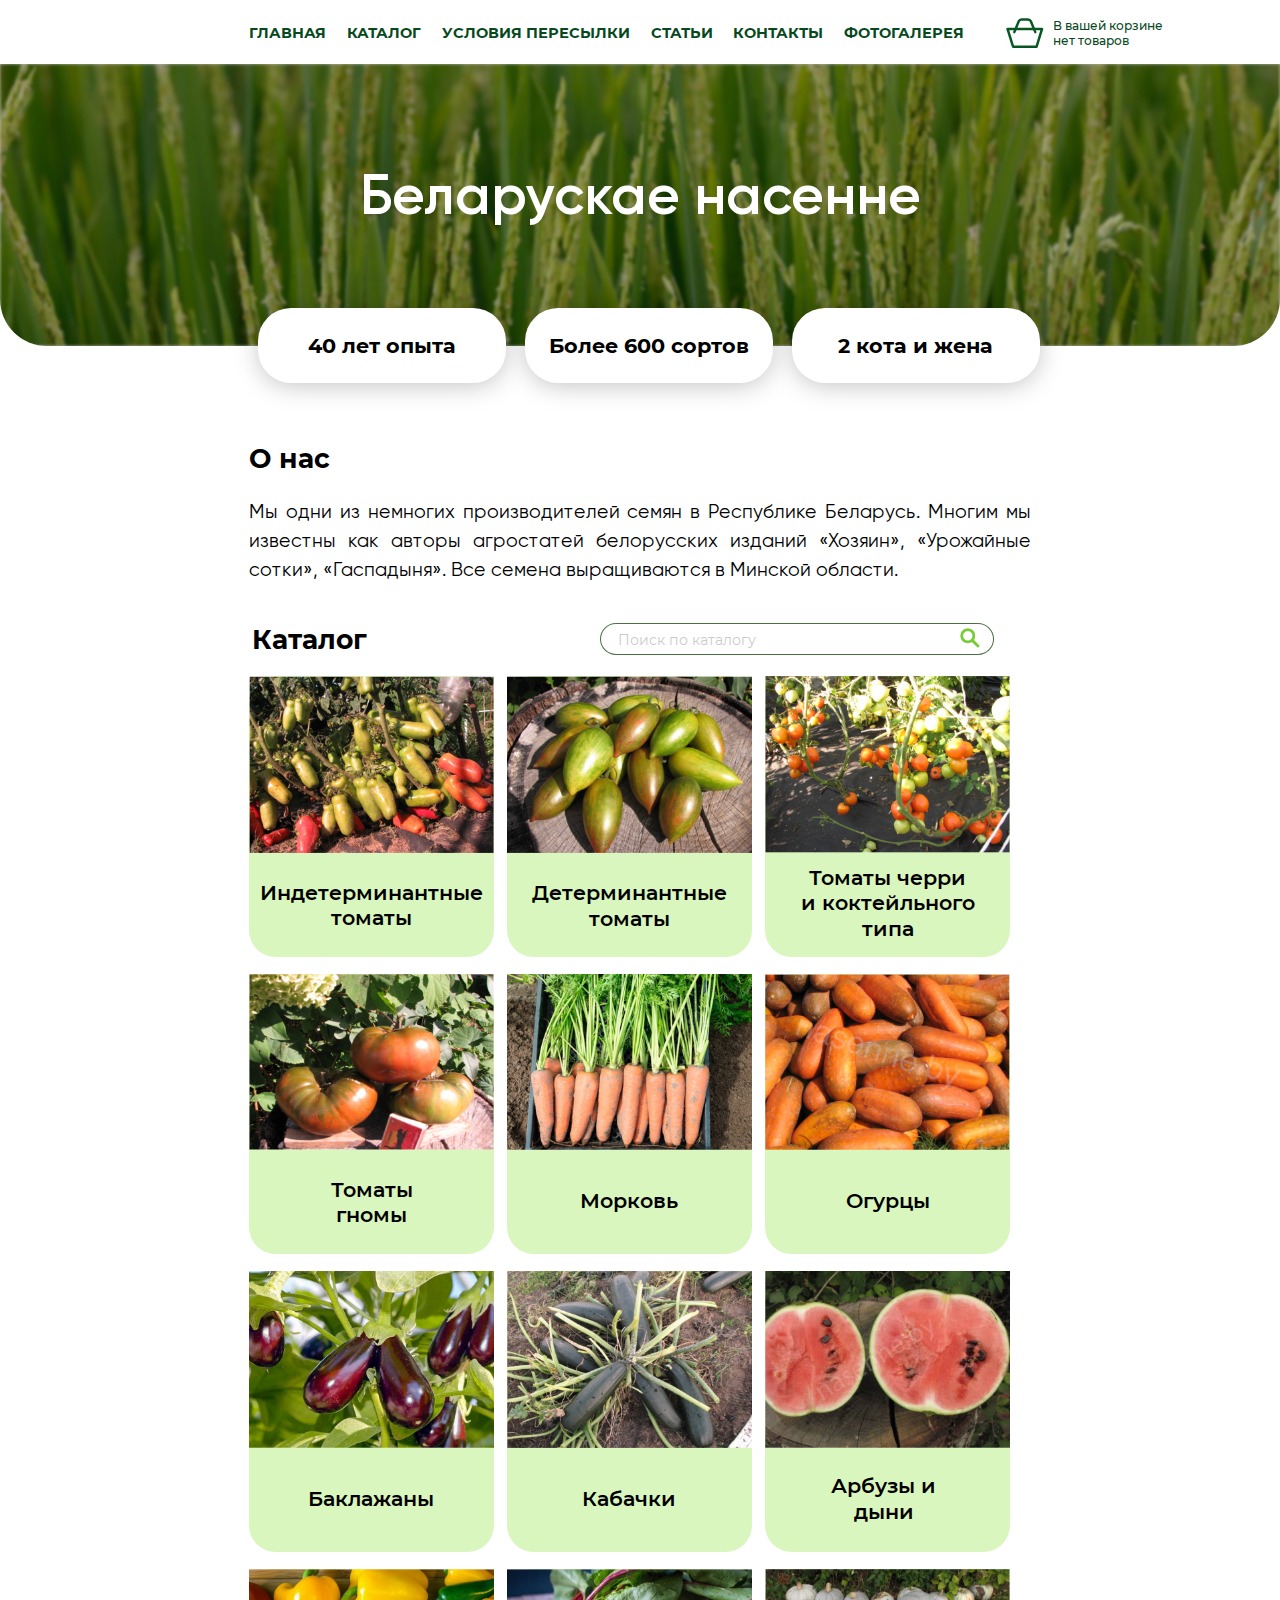
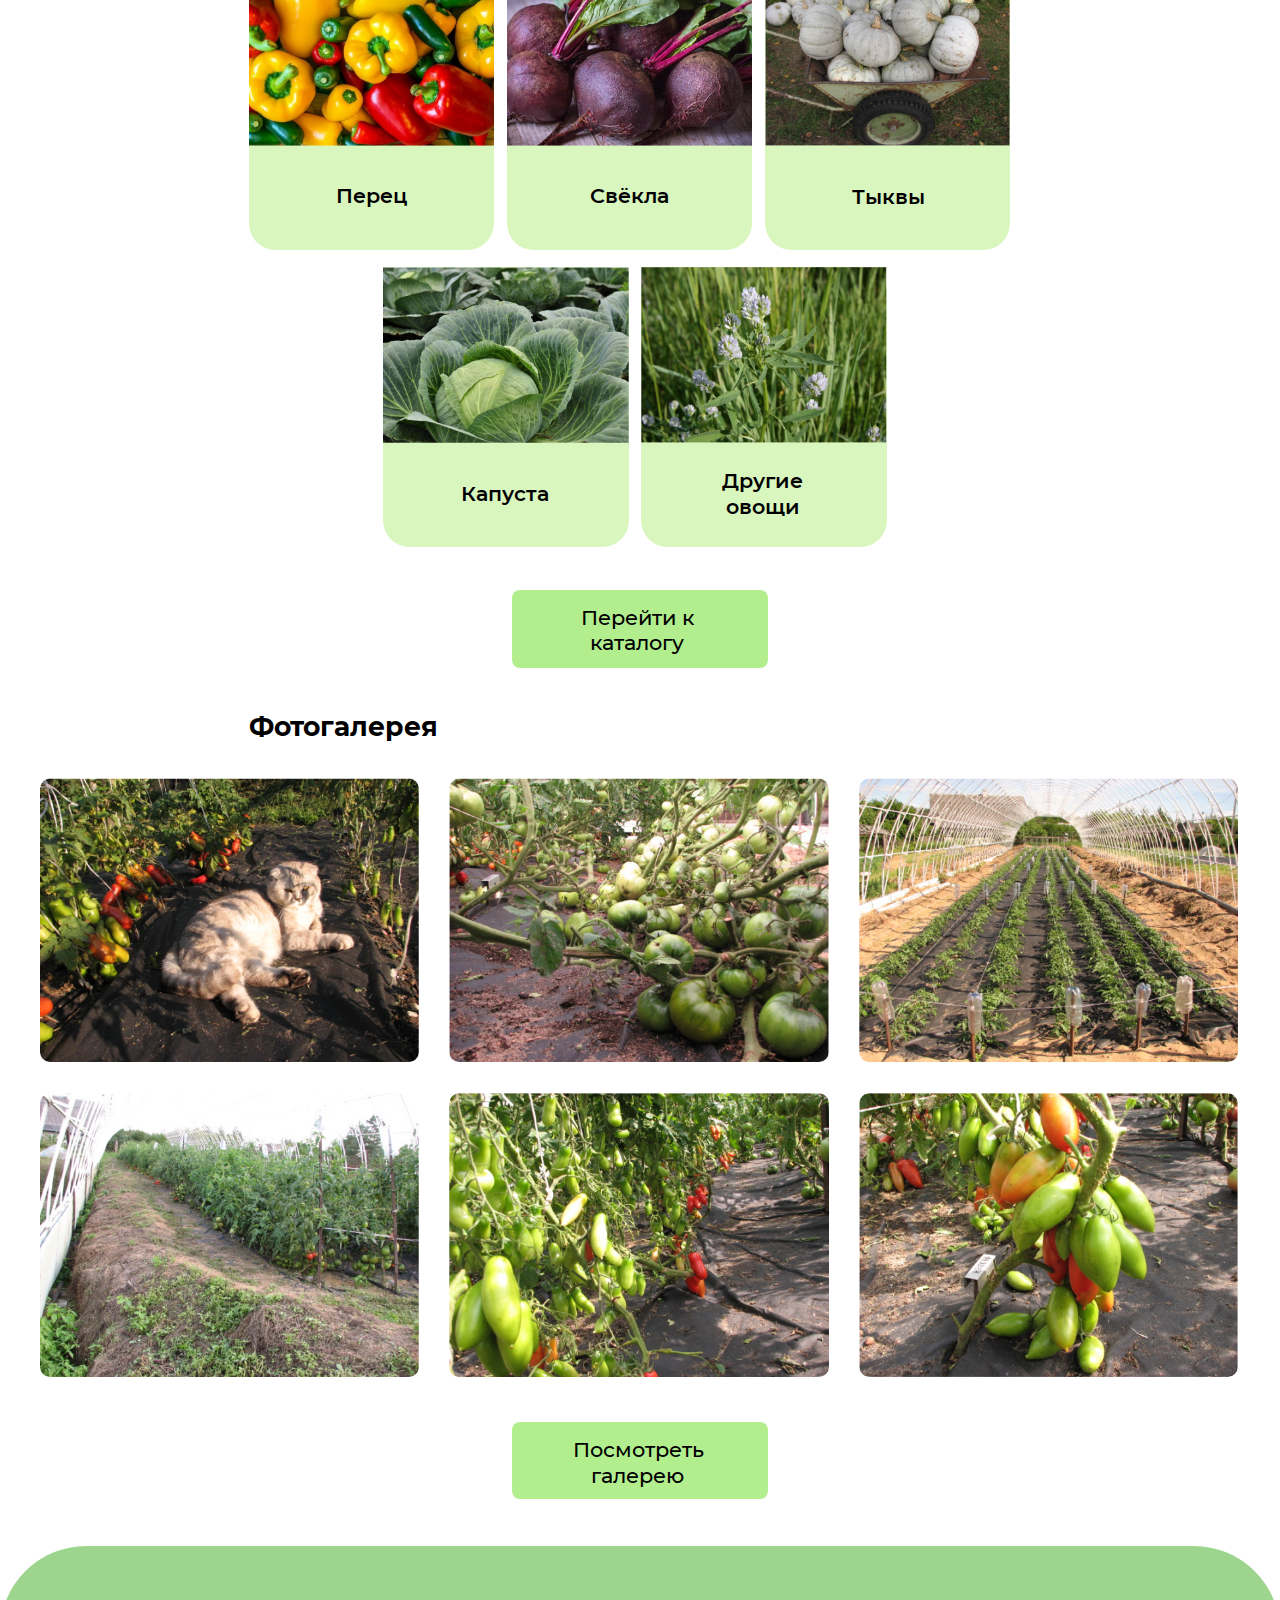
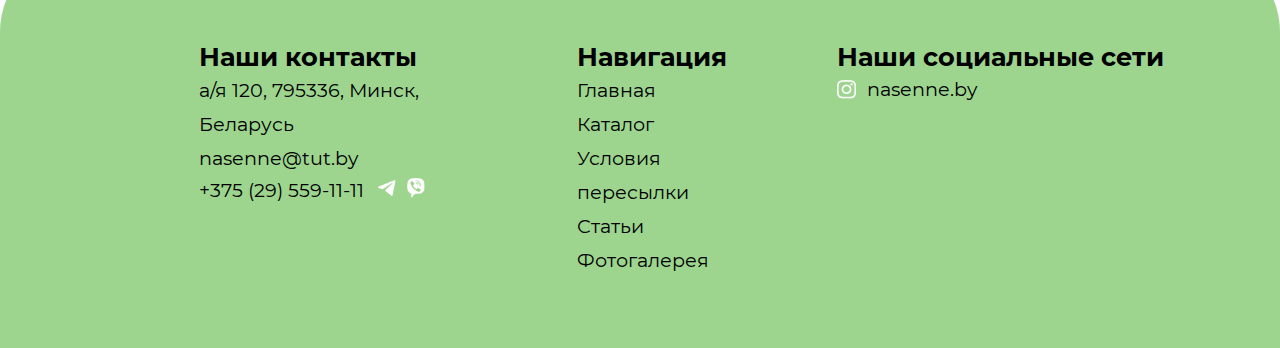
<file: index.html>
<!DOCTYPE html>
<head>
    <meta charset="UTF-8">
    <meta name="viewport" content="width=device-width, initial-scale=1.0">
    <link rel="stylesheet" href="../css/main.css">
    <link rel="stylesheet" href="../media/media_main/media_1600.css">
    <link rel="stylesheet" href="../media/media_main/media_1200.css">
    <link rel="stylesheet" href="../media/media_main/media_960.css">
    <link rel="stylesheet" href="../media/media_main/media_760.css">
    <link rel="stylesheet" href="../media/media_main/media_480.css">
    <link rel="stylesheet" href="../media/media_main/media_320.css">
    <title>Главная</title>
</head>
<body>
    <header>
        <nav>
            <ul class="nav_ul_menu">
                <li><a href="index.html">ГЛАВНАЯ</a></li>
                <li><a href="catalog.html">КАТАЛОГ</a></li>
                <li><a href="conditions.html">УСЛОВИЯ ПЕРЕСЫЛКИ</a></li>
                <li><a href="articles.html">СТАТЬИ</a></li>
                <li><a href="#contacts">КОНТАКТЫ</a></li>
                <li><a href="gallery.html">ФОТОГАЛЕРЕЯ</a></li>
                <li><a href="form.html">
                        <div class="basket"><img src="../icons/main_icons/nav_menu_basket.svg" alt="Иконка корзины">
                            <p>В вашей корзине нет товаров</p>
                        </div>
                    </a></li>
            </ul>
        </nav>
    </header>
    <main>
        <section class="header">
            <img src="../img/img_main/icon_burger.svg" alt="Иконка бургер меню" class="burger">
            <p class="header_descriptor_1">Беларускае насенне</p>
            <div class="main_advantages">
                <div class="main_advantages_id">
                    <p class="main_advantages_description_1">40 лет опыта</p>
                </div>
                <div class="main_advantages_id">
                    <p class="main_advantages_description_2">Более 600 сортов</p>
                </div>
                <div class="main_advantages_id">
                    <p class="main_advantages_description_3">2 кота и жена</p>
                </div>
            </div>
        </section>
        <section class="about">
            <h2 class="about_title">О нас</h2>
            <p class="about_description">Мы одни из немногих производителей семян в Республике Беларусь. Многим мы
                известны как авторы агростатей белорусских изданий «Хозяин», «Урожайные сотки», «Гаспадыня». Все семена
                выращиваются в Минской области.</p>
        </section>
        <section>
            <div class="catalog_header">
                <h2 class="catalog_title">Каталог</h2>
                <input type="search" placeholder="Поиск по каталогу" class="catalog_search" />
            </div>
            <div class="catalog_items">
                <a href="catalog.html" class="catalog_item">
                    <div class="catalog_photo"><img src="../img/img_main/Catalog_Photo_1.png" alt="Фотография раздела индетерминантные томаты"></div>
                    <div class="catalog_item_1_title">
                        <p>Индетерминантные томаты</p>
                    </div>
                </a>
                <a href="catalog.html" class="catalog_item">
                    <div class="catalog_photo"><img src="../img/img_main/Catalog_Photo_2.png" alt="Фотография раздела детерминантные томаты"></div>
                    <div class="catalog_item_2_title">
                        <p>Детерминантные томаты</p>
                    </div>
                </a>
                <a href="catalog.html" class="catalog_item">
                    <div class="catalog_photo"><img src="../img/img_main/Catalog_Photo_3.png" alt="Фотография раздела томаты черри и коктейльного типа"></div>
                    <div class="catalog_item_3_title">
                        <p>Томаты черри и коктейльного типа</p>
                    </div>
                </a>
                <a href="catalog.html" class="catalog_item">
                    <div class="catalog_photo"><img src="../img/img_main/Catalog_Photo_4.png" alt="Фотография раздела томаты гномы"></div>
                    <div class="catalog_item_4_title">
                        <p>Томаты гномы</p>
                    </div>
                </a>
                <a href="catalog.html" class="catalog_item">
                    <div class="catalog_photo"><img src="../img/img_main/Catalog_Photo_5.png" alt="Фотография раздела морковь"></div>
                    <div class="catalog_item_5_title">
                        <p>Морковь</p>
                    </div>
                </a>
                <a href="catalog.html" class="catalog_item">
                    <div class="catalog_photo"><img src="../img/img_main/Catalog_Photo_6.png" alt="Фотография раздела огурцы"></div>
                    <div class="catalog_item_6_title">
                        <p>Огурцы</p>
                    </div>
                </a>
                <a href="catalog.html" class="catalog_item">
                    <div class="catalog_photo"><img src="../img/img_main/Catalog_Photo_7.png" alt="Фотография раздела баклажаны"></div>
                    <div class="catalog_item_7_title">
                        <p>Баклажаны</p>
                    </div>
                </a>
                <a href="catalog.html" class="catalog_item">
                    <div class="catalog_photo"><img src="../img/img_main/Catalog_Photo_8.png" alt="Фотография раздела кабачки"></div>
                    <div class="catalog_item_8_title">
                        <p>Кабачки</p>
                    </div>
                </a>
                <a href="catalog.html" class="catalog_item">
                    <div class="catalog_photo"><img src="../img/img_main/Catalog_Photo_9.png" alt="Фотография раздела  арбузы и дыни"></div>
                    <div class="catalog_item_9_title">
                        <p>Арбузы и дыни</p>
                    </div>
                </a>
                <a href="catalog.html" class="catalog_item">
                    <div class="catalog_photo"><img src="../img/img_main/Catalog_Photo_10.png" alt="Фотография раздела  перец"></div>
                    <div class="catalog_item_10_title">
                        <p>Перец</p>
                    </div>
                </a>
                <a href="catalog.html" class="catalog_item">
                    <div class="catalog_photo"><img src="../img/img_main/Catalog_Photo_11.png" alt="Фотография раздела  свёкла"></div>
                    <div class="catalog_item_11_title">
                        <p>Свёкла</p>
                    </div>
                </a>
                <a href="catalog.html" class="catalog_item">
                    <div class="catalog_photo"><img src="../img/img_main/Catalog_Photo_12.png" alt="Фотография раздела тыквы"></div>
                    <div class="catalog_item_12_title">
                        <p>Тыквы</p>
                    </div>
                </a>
                <a href="catalog.html" class="catalog_item catalog_item_13">
                    <div class="catalog_photo"><img src="../img/img_main/Catalog_Photo_13.png" alt="Фотография раздела капуста"></div>
                    <div class="catalog_item_13_title">
                        <p>Капуста</p>
                    </div>
                </a>
                <a href="catalog.html" class="catalog_item catalog_item_14">
                    <div class="catalog_photo"><img src="../img/img_main/Catalog_Photo_14.png" alt="Фотография раздела другие овощи"></div>
                    <div class="catalog_item_14_title">
                        <p>Другие овощи</p>
                    </div>
                </a>
            </div>
            <a href="catalog.html" class="button_catalog">Перейти к каталогу</a>
        </section>

        <section class="gallery">
            <h2 class="gallery_title">Фотогалерея</h2>
            <div class="gallery_items">
                <div class="gallery_photo_1"></div>
                <div class="gallery_photo_2"></div>
                <div class="gallery_photo_3"></div>
                <div class="gallery_photo_4"></div>
                <div class="gallery_photo_5"></div>
                <div class="gallery_photo_6"></div>
            </div>
            <a href="gallery.html" class="button_gallery">Посмотреть галерею</a>
        </section>
    </main>
    <footer>
        <div class="footer_navigation" id="contacts">
            <div>
                <ul class="contacts">
                    <li>Наши контакты</li>
                    <li>а/я 120, 795336, Минск, Беларусь</li>
                    <li><a href="mailto:nasenneradyno@gmail.com">nasenne@tut.by</a></li>
                    <li class="contacts_align"><a href="tel:+375295530336">+375 (29) 559-11-11</a><a href="https://web.telegram.org/k/#@Leon_Radyno"
                            target="_blank">
                            <div class="footer_icons_contacts"><img src="../icons/main_icons/Telegram.png"
                                    alt="Иконка приложения телеграм">
                        </a><a href="viber://chat?number=+375295530336" target="_blank"><img
                                src="../icons/main_icons/Viber.png" alt="Иконка приложения вайбер"></a>
            </div>
            </li>
            </ul>
        </div>
        <div>
            <ul class="navigation">
                <li>Навигация</li>
                <li><a href="index.html">Главная</a></li>
                <li><a href="catalog.html">Каталог</a></li>
                <li><a href="conditions.html">Условия пересылки</a></li>
                <li><a href="articles.html">Статьи</a></li>
                <li><a href="gallery.html">Фотогалерея</a></li>
            </ul>
        </div>
        <div>
            <ul class="society">
                <li>Наши социальные сети</li>
                <li><a href="https://instagram.com/nasenne.by?igshid=MzMyNGUyNmU2YQ==" class="society_align"
                        target="_blank"><img src="../icons/main_icons/inst_svg.png" class="footer_icon_society"
                            alt="Иконка приложения инстаграм">
                        <p>nasenne.by</p>
                    </a>
                </li>
            </ul>
        </div>
        </div>
    </footer>
</body>
</html>
</file>
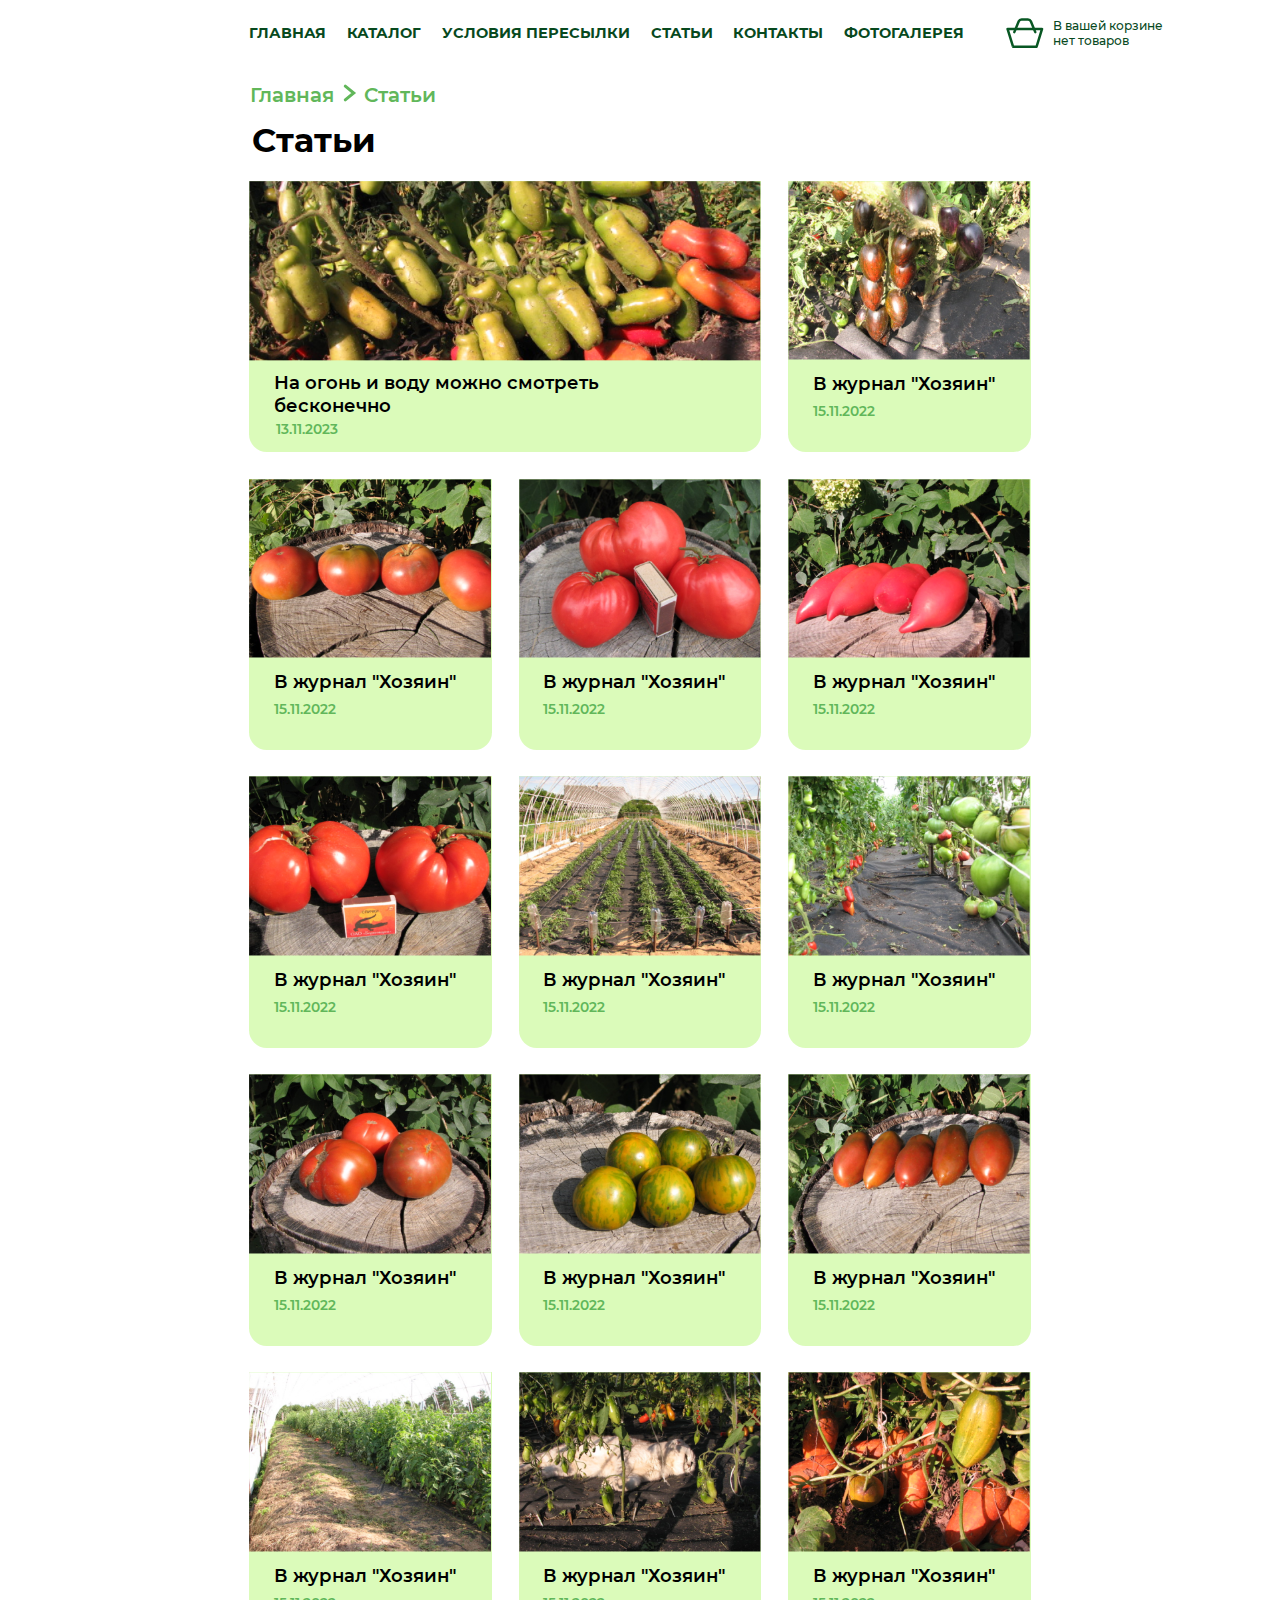
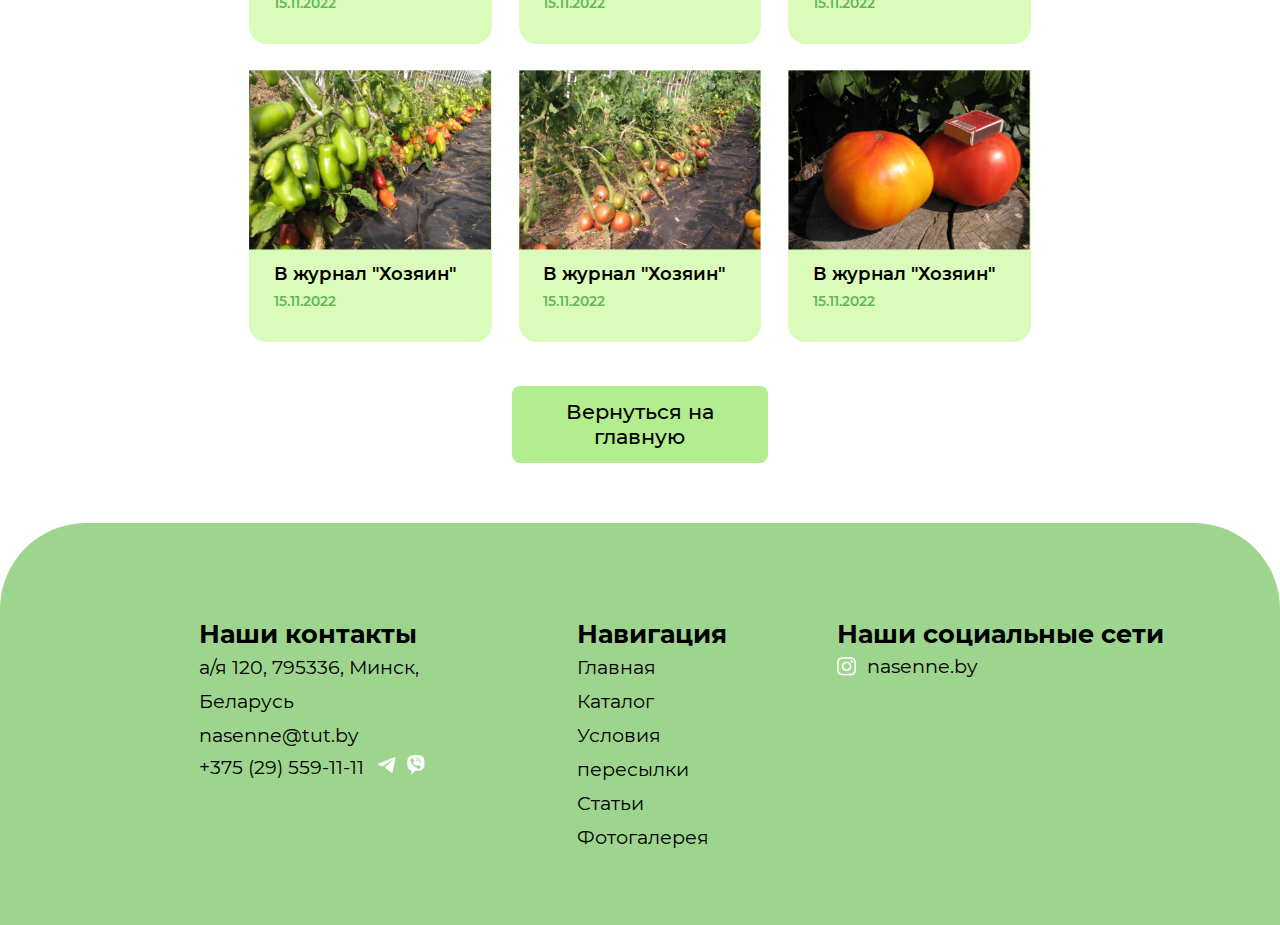
<file: articles.html>
<!DOCTYPE html>

<head>
    <meta charset="UTF-8">
    <meta name="viewport" content="width=device-width, initial-scale=1.0">
    <link rel="stylesheet" href="../css/articles.css">
    <link rel="stylesheet" href="../media/media_articles/media_1600.css">
    <link rel="stylesheet" href="../media/media_articles/media_1200.css">
    <link rel="stylesheet" href="../media/media_articles/media_960.css">
    <link rel="stylesheet" href="../media/media_articles/media_760.css">
    <link rel="stylesheet" href="../media/media_articles/media_480.css">
    <link rel="stylesheet" href="../media/media_articles/media_320.css">
    <title>Статьи</title>
</head>

<body>
    <header>
        <nav>
            <img src="../img/img_catalog/icon_burger.svg" alt="Иконка бургер меню" class="burger">
            <ul class="nav_ul_menu">
                <li><a href="index.html">ГЛАВНАЯ</a></li>
                <li><a href="catalog.html">КАТАЛОГ</a></li>
                <li><a href="conditions.html">УСЛОВИЯ ПЕРЕСЫЛКИ</a></li>
                <li><a href="articles.html">СТАТЬИ</a></li>
                <li><a href="#contacts">КОНТАКТЫ</a></li>
                <li><a href="gallery.html">ФОТОГАЛЕРЕЯ</a></li>
                <li><a href="form.html">
                        <div class="basket"><img src="../icons/main_icons/nav_menu_basket.svg" alt="Иконка корзины">
                            <p>В вашей корзине нет товаров</p>
                        </div>
                    </a></li>
            </ul>
        </nav>
    </header>
    <main>
        <section>
            <ul class="breadcrumbs">
                <li class="breadcrumbs-item">
                    <a href="index.html" class="breadcrumbs-link">Главная</a>
                </li>
                <li class="breadcrumbs-item">
                    <a href="articles.html" class="breadcrumbs-link">Статьи</a>
                </li>
            </ul>
        </section>
        <div class="article_header">
            <h1 class="article_title">Статьи</h1>
        </div>
        <section class="articles">
            <a href="conditions.html" class="main_article">
                <div class="main_photo"><img src="../img/img_articles/1.png"
                        alt="Фотография статьи под названием на огонь и воду можно смотреть бесконечно с изображением томатов">
                </div>
                <p class="title">На огонь и воду можно смотреть бесконечно</p>
                <p class="date">13.11.2023</p>
            </a>
            <a href="conditions.html" class="little_article">
                <div class="little_photo"><img src="../img/img_articles/2.png"
                        alt="Фотография статьи под названием в журнал хозяин с изображением томатов"></div>
                <p class="little_title">В журнал "Хозяин"</p>
                <p class="little_date">15.11.2022</p>
            </a>
            <a href="conditions.html" class="little_article">
                <div class="little_photo"><img src="../img/img_articles/3.png"
                        alt="Фотография статьи под названием в журнал хозяин с изображением томатов"></div>
                <p class="little_title">В журнал "Хозяин"</p>
                <p class="little_date">15.11.2022</p>
            </a>
            <a href="conditions.html" class="little_article">
                <div class="little_photo"><img src="../img/img_articles/4.png"
                        alt="Фотография статьи под названием в журнал хозяин с изображением томатов"></div>
                <p class="little_title">В журнал "Хозяин"</p>
                <p class="little_date">15.11.2022</p>
            </a>
            <a href="conditions.html" class="little_article">
                <div class="little_photo"><img src="../img/img_articles/5.png"
                        alt="Фотография статьи под названием в журнал хозяин с изображением томатов"></div>
                <p class="little_title">В журнал "Хозяин"</p>
                <p class="little_date">15.11.2022</p>
            </a>
            <a href="conditions.html" class="little_article">
                <div class="little_photo"><img src="../img/img_articles/6.png"
                        alt="Фотография статьи под названием в журнал хозяин с изображением томатов"></div>
                <p class="little_title">В журнал "Хозяин"</p>
                <p class="little_date">15.11.2022</p>
            </a>
            <a href="conditions.html" class="little_article">
                <div class="little_photo"><img src="../img/img_articles/7.png"
                        alt="Фотография статьи под названием в журнал хозяин с изображением томатов"></div>
                <p class="little_title">В журнал "Хозяин"</p>
                <p class="little_date">15.11.2022</p>
            </a>
            <a href="conditions.html" class="little_article">
                <div class="little_photo"><img src="../img/img_articles/8.png"
                        alt="Фотография статьи под названием в журнал хозяин с изображением томатов"></div>
                <p class="little_title">В журнал "Хозяин"</p>
                <p class="little_date">15.11.2022</p>
            </a>
            <a href="conditions.html" class="little_article">
                <div class="little_photo"><img src="../img/img_articles/9.png"
                        alt="Фотография статьи под названием в журнал хозяин с изображением томатов"></div>
                <p class="little_title">В журнал "Хозяин"</p>
                <p class="little_date">15.11.2022</p>
            </a>
            <a href="conditions.html" class="little_article">
                <div class="little_photo"><img src="../img/img_articles/10.png"
                        alt="Фотография статьи под названием в журнал хозяин с изображением томатов"></div>
                <p class="little_title">В журнал "Хозяин"</p>
                <p class="little_date">15.11.2022</p>
            </a>
            <a href="conditions.html" class="little_article">
                <div class="little_photo"><img src="../img/img_articles/11.png"
                        alt="Фотография статьи под названием в журнал хозяин с изображением томатов"></div>
                <p class="little_title">В журнал "Хозяин"</p>
                <p class="little_date">15.11.2022</p>
            </a>
            <a href="conditions.html" class="little_article">
                <div class="little_photo"><img src="../img/img_articles/12.png"
                        alt="Фотография статьи под названием в журнал хозяин с изображением томатов"></div>
                <p class="little_title">В журнал "Хозяин"</p>
                <p class="little_date">15.11.2022</p>
            </a>
            <a href="conditions.html" class="little_article">
                <div class="little_photo"><img src="../img/img_articles/13.png"
                        alt="Фотография статьи под названием в журнал хозяин с изображением томатов"></div>
                <p class="little_title">В журнал "Хозяин"</p>
                <p class="little_date">15.11.2022</p>
            </a>
            <a href="conditions.html" class="little_article">
                <div class="little_photo"><img src="../img/img_articles/14.png"
                        alt="Фотография статьи под названием в журнал хозяин с изображением томатов"></div>
                <p class="little_title">В журнал "Хозяин"</p>
                <p class="little_date">15.11.2022</p>
            </a>
            <a href="conditions.html" class="little_article">
                <div class="little_photo"><img src="../img/img_articles/15.png"
                        alt="Фотография статьи под названием в журнал хозяин с изображением томатов"></div>
                <p class="little_title">В журнал "Хозяин"</p>
                <p class="little_date">15.11.2022</p>
            </a>
            <a href="conditions.html" class="little_article">
                <div class="little_photo"><img src="../img/img_articles/16.png"
                        alt="Фотография статьи под названием в журнал хозяин с изображением томатов"></div>
                <p class="little_title">В журнал "Хозяин"</p>
                <p class="little_date">15.11.2022</p>
            </a>
            <a href="conditions.html" class="little_article">
                <div class="little_photo"><img src="../img/img_articles/17.png"
                        alt="Фотография статьи под названием в журнал хозяин с изображением томатов"></div>
                <p class="little_title">В журнал "Хозяин"</p>
                <p class="little_date">15.11.2022</p>
            </a>
        </section>
        <div>
            <a href="main.html" class="button_return">Вернуться на главную</a>
        </div>
    </main>
    <footer>
        <div class="footer_navigation" id="contacts">
            <div>
                <ul class="contacts">
                    <li>Наши контакты</li>
                    <li>а/я 120, 795336, Минск, Беларусь</li>
                    <li><a href="mailto:nasenneradyno@gmail.com">nasenne@tut.by</a></li>
                    <li class="contacts_align"><a href="tel:+375295530336">+375 (29) 559-11-11</a><a href="https://web.telegram.org/k/#@Leon_Radyno"
                            target="_blank">
                            <div class="footer_icons_contacts"><img src="../icons/main_icons/Telegram.png"
                                    alt="Иконка приложения телеграм">
                        </a><a href="viber://chat?number=+375295530336" target="_blank"><img
                                src="../icons/main_icons/Viber.png" alt="Иконка приложения вайбер"></a>
            </div>
            </li>
            </ul>
        </div>
        <div>
            <ul class="navigation">
                <li>Навигация</li>
                <li><a href="index.html">Главная</a></li>
                <li><a href="catalog.html">Каталог</a></li>
                <li><a href="conditions.html">Условия пересылки</a></li>
                <li><a href="articles.html">Статьи</a></li>
                <li><a href="gallery.html">Фотогалерея</a></li>
            </ul>
        </div>
        <div>
            <ul class="society">
                <li>Наши социальные сети</li>
                <li><a href="https://instagram.com/nasenne.by?igshid=MzMyNGUyNmU2YQ==" class="society_align"
                        target="_blank"><img src="../icons/main_icons/inst_svg.png" class="footer_icon_society"
                            alt="Иконка приложения инстаграм">
                        <p>nasenne.by</p>
                    </a>
                </li>
            </ul>
        </div>
        </div>
    </footer>
</body>

</html>
</file>
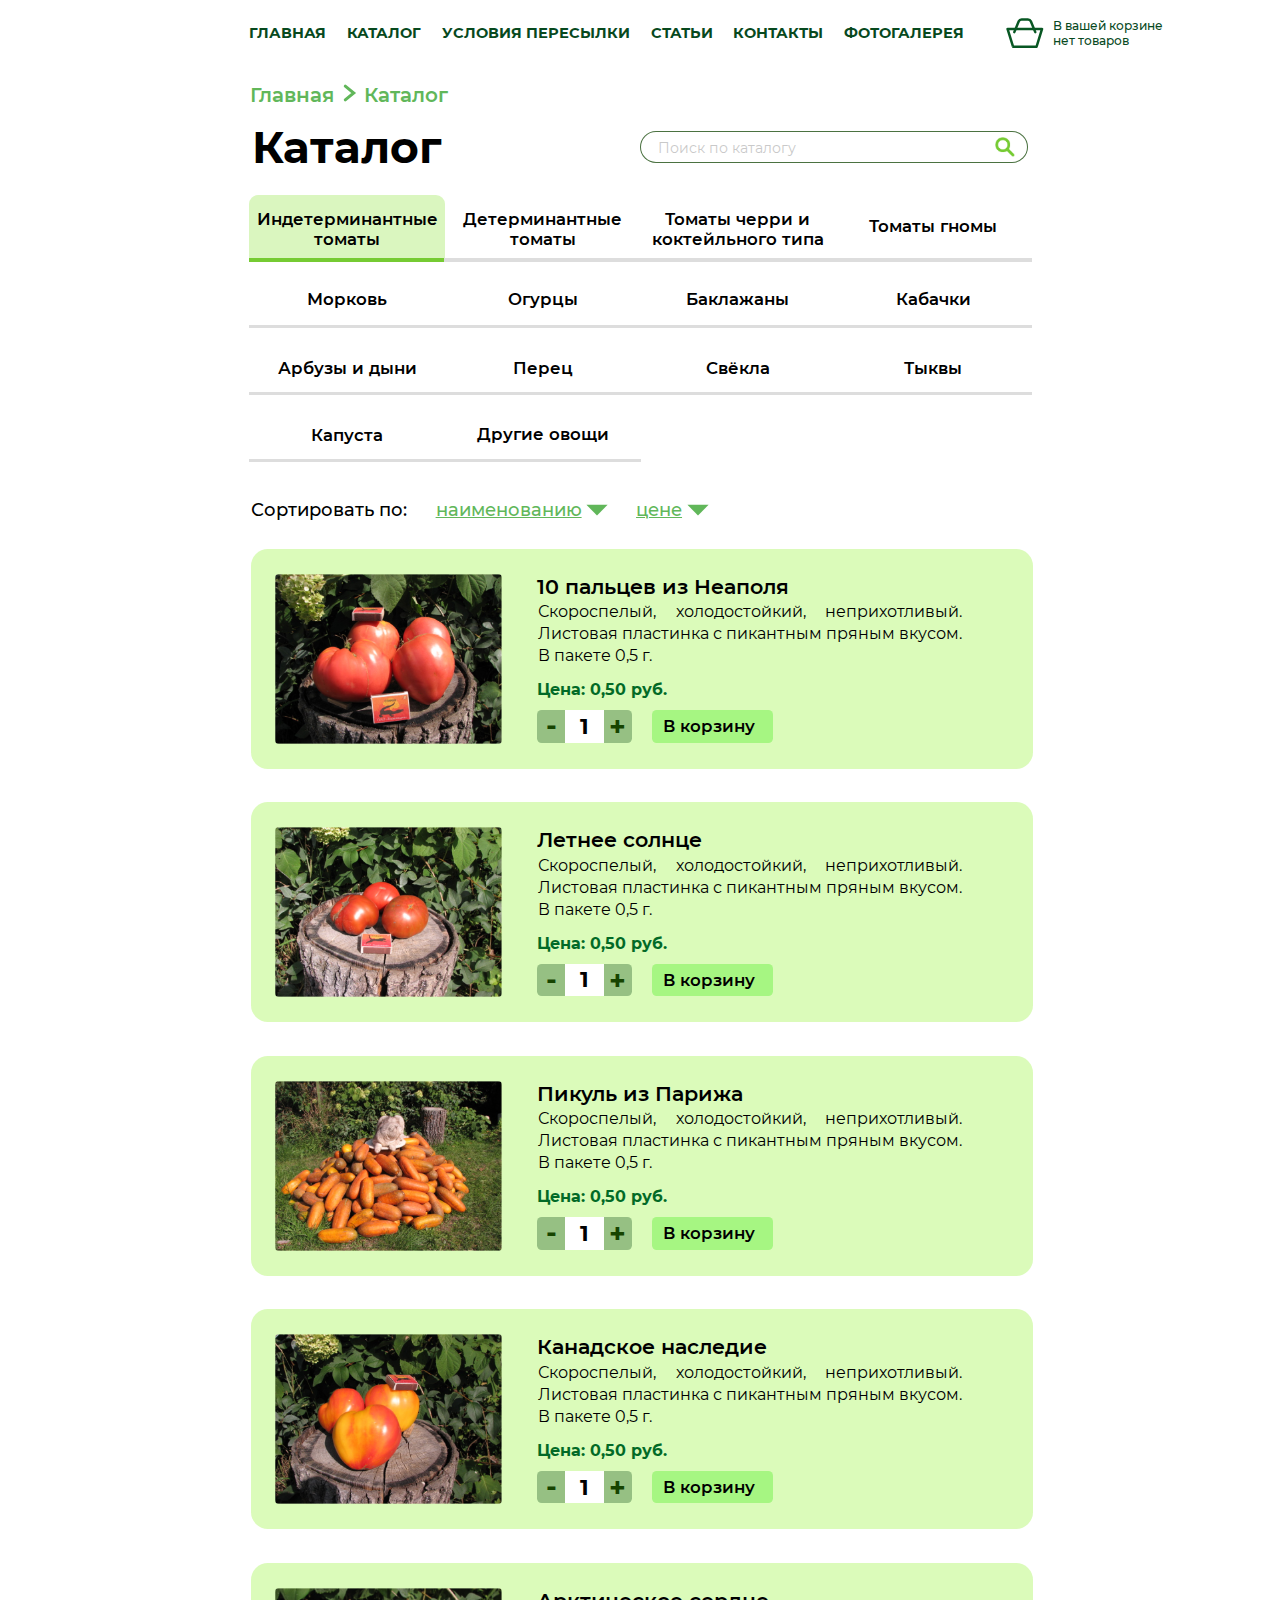
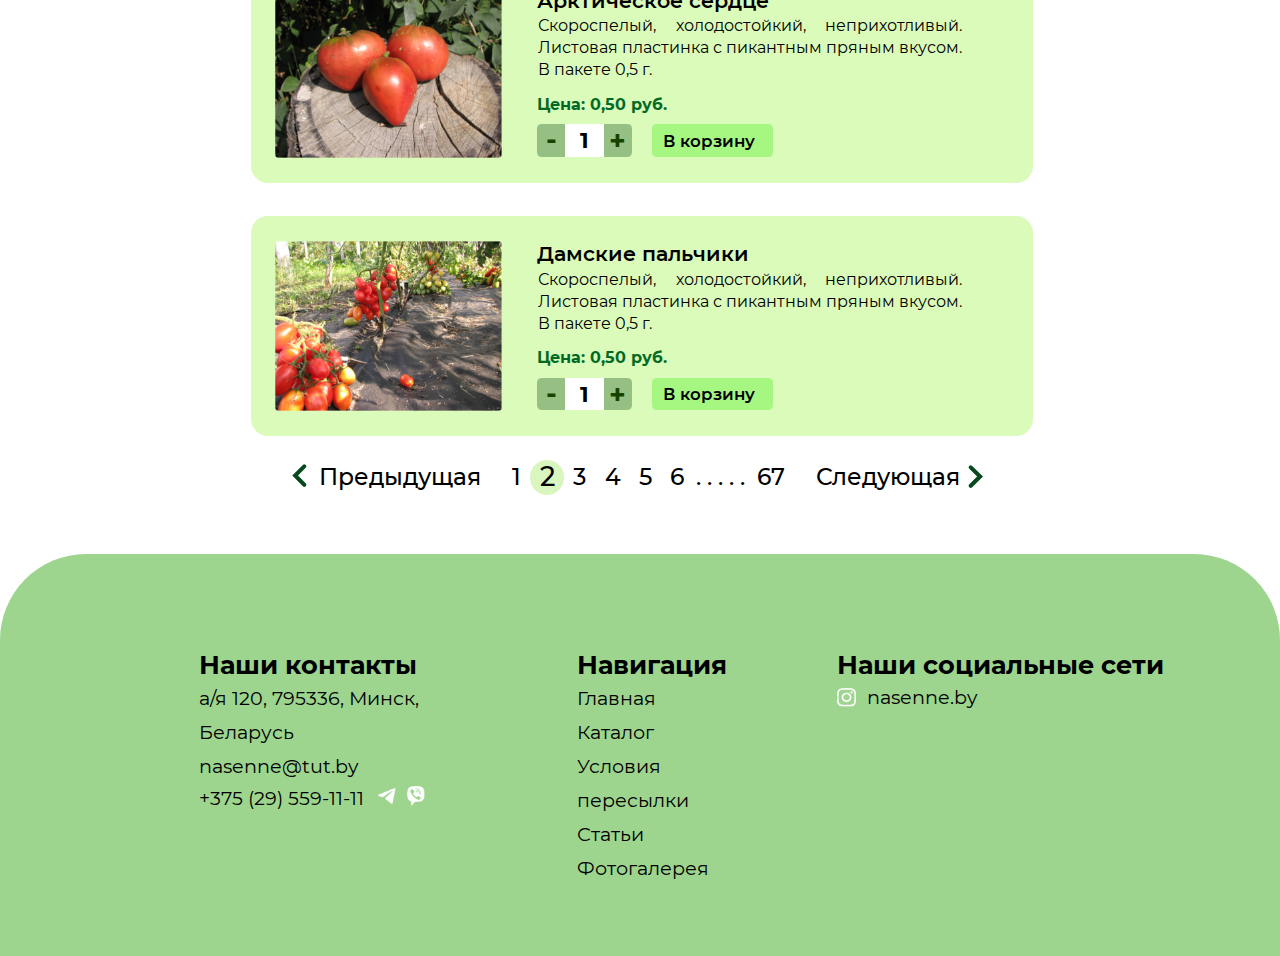
<file: catalog.html>
<!DOCTYPE html>

<head>
  <meta charset="UTF-8">
  <meta name="viewport" content="width=device-width, initial-scale=1.0">
  <link rel="stylesheet" href="../css/catalog.css">
  <link rel="stylesheet" href="../media/media_catalog/media_1600.css">
  <link rel="stylesheet" href="../media/media_catalog/media_1200.css">
  <link rel="stylesheet" href="../media/media_catalog/media_960.css">
  <link rel="stylesheet" href="../media/media_catalog/media_760.css">
  <link rel="stylesheet" href="../media/media_catalog/media_480.css">
  <link rel="stylesheet" href="../media/media_catalog/media_320.css">
  <title>Каталог</title>
</head>

<body>
  <header>
    <nav>
      <img src="../img/img_catalog/icon_burger.svg" alt="Иконка бургер меню" class="burger">
      <ul class="nav_ul_menu">
        <li><a href="index.html">ГЛАВНАЯ</a></li>
        <li><a href="catalog.html">КАТАЛОГ</a></li>
        <li><a href="conditions.html">УСЛОВИЯ ПЕРЕСЫЛКИ</a></li>
        <li><a href="articles.html">СТАТЬИ</a></li>
        <li><a href="#contacts">КОНТАКТЫ</a></li>
        <li><a href="gallery.html">ФОТОГАЛЕРЕЯ</a></li>
        <li><a href="form.html">
            <div class="basket"><img src="../icons/main_icons/nav_menu_basket.svg" alt="Иконка корзины">
              <p>В вашей корзине нет товаров</p>
            </div>
          </a></li>
      </ul>
    </nav>
  </header>
  <main>
    <section>
      <ul class="breadcrumbs">
        <li class="breadcrumbs-item">
          <a href="index.html" class="breadcrumbs-link">Главная</a>
        </li>
        <li class="breadcrumbs-item">
          <a href="catalog.html" class="breadcrumbs-link">Каталог</a>
        </li>
      </ul>
    </section>
    <div class="catalog_header">
      <h1 class="catalog_title">Каталог</h1>
      <input type="search" placeholder="Поиск по каталогу" class="catalog_search" />
    </div>
    <section>
      <div class="tab">
        <button class="tablinks tablink_title_1" id="defaultOpen"
          onclick="openTomato(event, 'IndeterTom')">Индетерминантные томаты<span class="active"></span></button>
        <button class="tablinks tablink_title_2" onclick="openTomato(event, 'DeterTom')">Детерминантные томаты<span
            class="active"></span></button>
        <button class="tablinks tablink_title_3" onclick="openTomato(event, 'CherryTom')">Томаты черри и коктейльного
          типа<span class="active"></span></button>
        <button class="tablinks tablink_title_4" onclick="openTomato(event, 'GnomeTom')">Томаты гномы<span
            class="active"></span></button>
        <button class="tablinks tablink_title_5" onclick="openTomato(event, 'DeterTom')">Морковь<span
            class="active"></span></button>
        <button class="tablinks tablink_title_6" onclick="openTomato(event, 'CherryTom')">Огурцы<span
            class="active"></span></button>
        <button class="tablinks tablink_title_7" onclick="openTomato(event, 'GnomeTom')">Баклажаны<span
            class="active"></span></button>
        <button class="tablinks tablink_title_8" onclick="openTomato(event, 'DeterTom')">Кабачки<span
            class="active"></span></button>
        <button class="tablinks tablink_title_9" onclick="openTomato(event, 'CherryTom')">Арбузы и дыни<span
            class="active"></span></button>
        <button class="tablinks tablink_title_10" onclick="openTomato(event, 'GnomeTom')">Перец<span
            class="active"></span></button>
        <button class="tablinks tablink_title_11" onclick="openTomato(event, 'DeterTom')">Свёкла<span
            class="active"></span></button>
        <button class="tablinks tablink_title_12" onclick="openTomato(event, 'CherryTom')">Тыквы<span
            class="active"></span></button>
        <button class="tablinks tablink_title_13" onclick="openTomato(event, 'GnomeTom')">Капуста<span
            class="active"></span></button>
        <button class="tablinks tablink_title_14" onclick="openTomato(event, 'DeterTom')">Другие овощи<span
            class="active"></span></button>
      </div>
      <div id="IndeterTom" class="tabcontent">
        <div class="flex_sort">
          <p class="tabcontent_sort">Сортировать по:</p>
          <div class="flex_naim">
            <p class="naim">наименованию</p>
            <img src="../img/img_catalog/sort.svg" alt="Иконка сортировки по наименованию">
          </div>
          <div class="flex_naim">
            <p class="naim">цене</p>
            <img src="../img/img_catalog/sort.svg" alt="Иконка сортировки по цене">
          </div>
        </div>
        <a href="product.html" class="catalog_cart">
          <div class="catalog_photo">
            <img src="../img/img_catalog/Sections_Photo_1.png"
              alt="Изображение томата сорта 10 пальцев из Неаполя. Красный крупный томат сердцевидной формы">
          </div>
          <div class="cart_description">
            <h2>10 пальцев из Неаполя</h2>
            <p class="description">Скороспелый, холодостойкий, неприхотливый. Листовая пластинка с пикантным пряным
              вкусом. В пакете 0,5 г.</p>
            <p class="price">Цена: 0,50 руб.</p>
            <div class="cart_buttons">
              <div class="qty">
                <span class="minus">-</span>
                <input class="count" name="qty" value="1" />
                <span class="plus">+</span>
              </div>
              <button class="description_basket">В корзину</button>
            </div>
          </div>
        </a>
        <a href="product.html" class="catalog_cart">
          <div class="catalog_photo">
            <img src="../img/img_catalog/Sections_Photo_2.png"
              alt="Изображение томата сорта летнее сердце. Красный крупный томат округлой формы">
          </div>
          <div class="cart_description">
            <h2>Летнее солнце</h2>
            <p class="description">Скороспелый, холодостойкий, неприхотливый. Листовая пластинка с пикантным пряным
              вкусом. В пакете 0,5 г.</p>
            <p class="price">Цена: 0,50 руб.</p>
            <div class="cart_buttons">
              <div class="qty">
                <span class="minus">-</span>
                <input class="count" name="qty" value="1" />
                <span class="plus">+</span>
              </div>
              <button class="description_basket">В корзину</button>
            </div>
          </div>
        </a>
        <a href="product.html" class="catalog_cart">
          <div class="catalog_photo">
            <img src="../img/img_catalog/Sections_Photo_3.png"
              alt="Изображение огурца пикуль из Парижа. Оранжевый огурец крупного размера">
          </div>
          <div class="cart_description">
            <h2>Пикуль из Парижа</h2>
            <p class="description">Скороспелый, холодостойкий, неприхотливый. Листовая пластинка с пикантным пряным
              вкусом. В пакете 0,5 г.</p>
            <p class="price">Цена: 0,50 руб.</p>
            <div class="cart_buttons">
              <div class="qty">
                <span class="minus">-</span>
                <input class="count" name="qty" value="1" />
                <span class="plus">+</span>
              </div>
              <button class="description_basket">В корзину</button>
            </div>
          </div>
        </a>
        <a href="product.html" class="catalog_cart">
          <div class="catalog_photo">
            <img src="../img/img_catalog/Sections_Photo_4.png"
              alt="Изображение томата сорта Канадское наследие. Красно-оранжевый крупный томат сердцевидной формы">
          </div>
          <div class="cart_description">
            <h2>Канадское наследие</h2>
            <p class="description">Скороспелый, холодостойкий, неприхотливый. Листовая пластинка с пикантным пряным
              вкусом. В пакете 0,5 г.</p>
            <p class="price">Цена: 0,50 руб.</p>
            <div class="cart_buttons">
              <div class="qty">
                <span class="minus">-</span>
                <input class="count" name="qty" value="1" />
                <span class="plus">+</span>
              </div>
              <button class="description_basket">В корзину</button>
            </div>
          </div>
        </a>
        <a href="product.html" class="catalog_cart">
          <div class="catalog_photo">
            <img src="../img/img_catalog/Sections_Photo_5.png"
              alt="Изображение томата арктическое сердце. Красный крупный томат сердцевидной формы">
          </div>
          <div class="cart_description">
            <h2>Арктическое сердце</h2>
            <p class="description">Скороспелый, холодостойкий, неприхотливый. Листовая пластинка с пикантным пряным
              вкусом. В пакете 0,5 г.</p>
            <p class="price">Цена: 0,50 руб.</p>
            <div class="cart_buttons">
              <div class="qty">
                <span class="minus">-</span>
                <input class="count" name="qty" value="1" />
                <span class="plus">+</span>
              </div>
              <button class="description_basket">В корзину</button>
            </div>
          </div>
        </a>
        <a href="product.html" class="catalog_cart">
          <div class="catalog_photo">
            <img src="../img/img_catalog/Sections_Photo_6.png"
              alt="Изображение томата сорта Дамские пальчики. Красный томат круглой формы небольшого размера">
          </div>
          <div class="cart_description">
            <h2>Дамские пальчики</h2>
            <p class="description">Скороспелый, холодостойкий, неприхотливый. Листовая пластинка с пикантным пряным
              вкусом. В пакете 0,5 г.</p>
            <p class="price">Цена: 0,50 руб.</p>
            <div class="cart_buttons">
              <div class="qty">
                <span class="minus">-</span>
                <input class="count" name="qty" value="1" />
                <span class="plus">+</span>
              </div>
              <button class="description_basket">В корзину</button>
            </div>
          </div>
        </a>
      </div>
      <div id="DeterTom" class="tabcontent">
        <div class="flex_sort">
          <p class="tabcontent_sort">Сортировать по:</p>
          <div class="flex_naim">
            <p class="naim">наименованию</p>
            <img src="../img/img_catalog/sort.svg" alt="Иконка сортировки по наименованию">
          </div>
          <div class="flex_naim">
            <p class="naim">цене</p>
            <img src="../img/img_catalog/sort.svg" alt="Иконка сортировки по цене">
          </div>
        </div>
        <a href="product.html" class="catalog_cart">
          <div class="catalog_photo">
            <img src="../img/img_catalog/Sections_Photo_1.png"
              alt="Изображение томата сорта 10 пальцев из Неаполя. Красный крупный томат сердцевидной формы">
          </div>
          <div class="cart_description">
            <h2>10 пальцев из Неаполя</h2>
            <p class="description">Скороспелый, холодостойкий, неприхотливый. Листовая пластинка с пикантным пряным
              вкусом. В пакете 0,5 г.</p>
            <p class="price">Цена: 0,50 руб.</p>
            <div class="cart_buttons">
              <div class="qty">
                <span class="minus">-</span>
                <input class="count" name="qty" value="1" />
                <span class="plus">+</span>
              </div>
              <button class="description_basket">В корзину</button>
            </div>
          </div>
        </a>
        <a href="product.html" class="catalog_cart">
          <div class="catalog_photo">
            <img src="../img/img_catalog/Sections_Photo_2.png"
              alt="Изображение томата сорта летнее сердце. Красный крупный томат округлой формы">
          </div>
          <div class="cart_description">
            <h2>Летнее солнце</h2>
            <p class="description">Скороспелый, холодостойкий, неприхотливый. Листовая пластинка с пикантным пряным
              вкусом. В пакете 0,5 г.</p>
            <p class="price">Цена: 0,50 руб.</p>
            <div class="cart_buttons">
              <div class="qty">
                <span class="minus">-</span>
                <input class="count" name="qty" value="1" />
                <span class="plus">+</span>
              </div>
              <button class="description_basket">В корзину</button>
            </div>
          </div>
        </a>
        <a href="product.html" class="catalog_cart">
          <div class="catalog_photo">
            <img src="../img/img_catalog/Sections_Photo_3.png"
              alt="Изображение огурца пикуль из Парижа. Оранжевый огурец крупного размера">
          </div>
          <div class="cart_description">
            <h2>Пикуль из Парижа</h2>
            <p class="description">Скороспелый, холодостойкий, неприхотливый. Листовая пластинка с пикантным пряным
              вкусом. В пакете 0,5 г.</p>
            <p class="price">Цена: 0,50 руб.</p>
            <div class="cart_buttons">
              <div class="qty">
                <span class="minus">-</span>
                <input class="count" name="qty" value="1" />
                <span class="plus">+</span>
              </div>
              <button class="description_basket">В корзину</button>
            </div>
          </div>
        </a>
        <a href="product.html" class="catalog_cart">
          <div class="catalog_photo">
            <img src="../img/img_catalog/Sections_Photo_4.png"
              alt="Изображение томата сорта Канадское наследие. Красно-оранжевый крупный томат сердцевидной формы">
          </div>
          <div class="cart_description">
            <h2>Канадское наследие</h2>
            <p class="description">Скороспелый, холодостойкий, неприхотливый. Листовая пластинка с пикантным пряным
              вкусом. В пакете 0,5 г.</p>
            <p class="price">Цена: 0,50 руб.</p>
            <div class="cart_buttons">
              <div class="qty">
                <span class="minus">-</span>
                <input class="count" name="qty" value="1" />
                <span class="plus">+</span>
              </div>
              <button class="description_basket">В корзину</button>
            </div>
          </div>
        </a>
        <a href="product.html" class="catalog_cart">
          <div class="catalog_photo">
            <img src="../img/img_catalog/Sections_Photo_5.png"
              alt="Изображение томата арктическое сердце. Красный крупный томат сердцевидной формы">
          </div>
          <div class="cart_description">
            <h2>Арктическое сердце</h2>
            <p class="description">Скороспелый, холодостойкий, неприхотливый. Листовая пластинка с пикантным пряным
              вкусом. В пакете 0,5 г.</p>
            <p class="price">Цена: 0,50 руб.</p>
            <div class="cart_buttons">
              <div class="qty">
                <span class="minus">-</span>
                <input class="count" name="qty" value="1" />
                <span class="plus">+</span>
              </div>
              <button class="description_basket">В корзину</button>
            </div>
          </div>
        </a>
        <a href="product.html" class="catalog_cart">
          <div class="catalog_photo">
            <img src="../img/img_catalog/Sections_Photo_6.png"
              alt="Изображение томата сорта Дамские пальчики. Красный томат круглой формы небольшого размера">
          </div>
          <div class="cart_description">
            <h2>Дамские пальчики</h2>
            <p class="description">Скороспелый, холодостойкий, неприхотливый. Листовая пластинка с пикантным пряным
              вкусом. В пакете 0,5 г.</p>
            <p class="price">Цена: 0,50 руб.</p>
            <div class="cart_buttons">
              <div class="qty">
                <span class="minus">-</span>
                <input class="count" name="qty" value="1" />
                <span class="plus">+</span>
              </div>
              <button class="description_basket">В корзину</button>
            </div>
          </div>
        </a>
      </div>
      <div id="CherryTom" class="tabcontent">
        <div class="flex_sort">
          <p class="tabcontent_sort">Сортировать по:</p>
          <div class="flex_naim">
            <p class="naim">наименованию</p>
            <img src="../img/img_catalog/sort.svg" alt="Иконка сортировки по наименованию">
          </div>
          <div class="flex_naim">
            <p class="naim">цене</p>
            <img src="../img/img_catalog/sort.svg" alt="Иконка сортировки по цене">
          </div>
        </div>
        <a href="product.html" class="catalog_cart">
          <div class="catalog_photo">
            <img src="../img/img_catalog/Sections_Photo_1.png"
              alt="Изображение томата сорта 10 пальцев из Неаполя. Красный крупный томат сердцевидной формы">
          </div>
          <div class="cart_description">
            <h2>10 пальцев из Неаполя</h2>
            <p class="description">Скороспелый, холодостойкий, неприхотливый. Листовая пластинка с пикантным пряным
              вкусом. В пакете 0,5 г.</p>
            <p class="price">Цена: 0,50 руб.</p>
            <div class="cart_buttons">
              <div class="qty">
                <span class="minus">-</span>
                <input class="count" name="qty" value="1" />
                <span class="plus">+</span>
              </div>
              <button class="description_basket">В корзину</button>
            </div>
          </div>
        </a>
        <a href="product.html" class="catalog_cart">
          <div class="catalog_photo">
            <img src="../img/img_catalog/Sections_Photo_2.png"
              alt="Изображение томата сорта летнее сердце. Красный крупный томат округлой формы">
          </div>
          <div class="cart_description">
            <h2>Летнее солнце</h2>
            <p class="description">Скороспелый, холодостойкий, неприхотливый. Листовая пластинка с пикантным пряным
              вкусом. В пакете 0,5 г.</p>
            <p class="price">Цена: 0,50 руб.</p>
            <div class="cart_buttons">
              <div class="qty">
                <span class="minus">-</span>
                <input class="count" name="qty" value="1" />
                <span class="plus">+</span>
              </div>
              <button class="description_basket">В корзину</button>
            </div>
          </div>
        </a>
        <a href="product.html" class="catalog_cart">
          <div class="catalog_photo">
            <img src="../img/img_catalog/Sections_Photo_3.png"
              alt="Изображение огурца пикуль из Парижа. Оранжевый огурец крупного размера">
          </div>
          <div class="cart_description">
            <h2>Пикуль из Парижа</h2>
            <p class="description">Скороспелый, холодостойкий, неприхотливый. Листовая пластинка с пикантным пряным
              вкусом. В пакете 0,5 г.</p>
            <p class="price">Цена: 0,50 руб.</p>
            <div class="cart_buttons">
              <div class="qty">
                <span class="minus">-</span>
                <input class="count" name="qty" value="1" />
                <span class="plus">+</span>
              </div>
              <button class="description_basket">В корзину</button>
            </div>
          </div>
        </a>
        <a href="product.html" class="catalog_cart">
          <div class="catalog_photo">
            <img src="../img/img_catalog/Sections_Photo_4.png"
              alt="Изображение томата сорта Канадское наследие. Красно-оранжевый крупный томат сердцевидной формы">
          </div>
          <div class="cart_description">
            <h2>Канадское наследие</h2>
            <p class="description">Скороспелый, холодостойкий, неприхотливый. Листовая пластинка с пикантным пряным
              вкусом. В пакете 0,5 г.</p>
            <p class="price">Цена: 0,50 руб.</p>
            <div class="cart_buttons">
              <div class="qty">
                <span class="minus">-</span>
                <input class="count" name="qty" value="1" />
                <span class="plus">+</span>
              </div>
              <button class="description_basket">В корзину</button>
            </div>
          </div>
        </a>
        <a href="product.html" class="catalog_cart">
          <div class="catalog_photo">
            <img src="../img/img_catalog/Sections_Photo_5.png"
              alt="Изображение томата арктическое сердце. Красный крупный томат сердцевидной формы">
          </div>
          <div class="cart_description">
            <h2>Арктическое сердце</h2>
            <p class="description">Скороспелый, холодостойкий, неприхотливый. Листовая пластинка с пикантным пряным
              вкусом. В пакете 0,5 г.</p>
            <p class="price">Цена: 0,50 руб.</p>
            <div class="cart_buttons">
              <div class="qty">
                <span class="minus">-</span>
                <input class="count" name="qty" value="1" />
                <span class="plus">+</span>
              </div>
              <button class="description_basket">В корзину</button>
            </div>
          </div>
        </a>
        <a href="product.html" class="catalog_cart">
          <div class="catalog_photo">
            <img src="../img/img_catalog/Sections_Photo_6.png"
              alt="Изображение томата сорта Дамские пальчики. Красный томат круглой формы небольшого размера">
          </div>
          <div class="cart_description">
            <h2>Дамские пальчики</h2>
            <p class="description">Скороспелый, холодостойкий, неприхотливый. Листовая пластинка с пикантным пряным
              вкусом. В пакете 0,5 г.</p>
            <p class="price">Цена: 0,50 руб.</p>
            <div class="cart_buttons">
              <div class="qty">
                <span class="minus">-</span>
                <input class="count" name="qty" value="1" />
                <span class="plus">+</span>
              </div>
              <button class="description_basket">В корзину</button>
            </div>
          </div>
        </a>
      </div>
      <div id="GnomeTom" class="tabcontent">
        <div class="flex_sort">
          <p class="tabcontent_sort">Сортировать по:</p>
          <div class="flex_naim">
            <p class="naim">наименованию</p>
            <img src="../img/img_catalog/sort.svg" alt="Иконка сортировки по наименованию">
          </div>
          <div class="flex_naim">
            <p class="naim">цене</p>
            <img src="../img/img_catalog/sort.svg" alt="Иконка сортировки по цене">
          </div>
        </div>
        <a href="product.html" class="catalog_cart">
          <div class="catalog_photo">
            <img src="../img/img_catalog/Sections_Photo_1.png"
              alt="Изображение томата сорта 10 пальцев из Неаполя. Красный крупный томат сердцевидной формы">
          </div>
          <div class="cart_description">
            <h2>10 пальцев из Неаполя</h2>
            <p class="description">Скороспелый, холодостойкий, неприхотливый. Листовая пластинка с пикантным пряным
              вкусом. В пакете 0,5 г.</p>
            <p class="price">Цена: 0,50 руб.</p>
            <div class="cart_buttons">
              <div class="qty">
                <span class="minus">-</span>
                <input class="count" name="qty" value="1" />
                <span class="plus">+</span>
              </div>
              <button class="description_basket">В корзину</button>
            </div>
          </div>
        </a>
        <a href="product.html" class="catalog_cart">
          <div class="catalog_photo">
            <img src="../img/img_catalog/Sections_Photo_2.png"
              alt="Изображение томата сорта летнее сердце. Красный крупный томат округлой формы">
          </div>
          <div class="cart_description">
            <h2>Летнее солнце</h2>
            <p class="description">Скороспелый, холодостойкий, неприхотливый. Листовая пластинка с пикантным пряным
              вкусом. В пакете 0,5 г.</p>
            <p class="price">Цена: 0,50 руб.</p>
            <div class="cart_buttons">
              <div class="qty">
                <span class="minus">-</span>
                <input class="count" name="qty" value="1" />
                <span class="plus">+</span>
              </div>
              <button class="description_basket">В корзину</button>
            </div>
          </div>
        </a>
        <a href="product.html" class="catalog_cart">
          <div class="catalog_photo">
            <img src="../img/img_catalog/Sections_Photo_3.png"
              alt="Изображение огурца пикуль из Парижа. Оранжевый огурец крупного размера">
          </div>
          <div class="cart_description">
            <h2>Пикуль из Парижа</h2>
            <p class="description">Скороспелый, холодостойкий, неприхотливый. Листовая пластинка с пикантным пряным
              вкусом. В пакете 0,5 г.</p>
            <p class="price">Цена: 0,50 руб.</p>
            <div class="cart_buttons">
              <div class="qty">
                <span class="minus">-</span>
                <input class="count" name="qty" value="1" />
                <span class="plus">+</span>
              </div>
              <button class="description_basket">В корзину</button>
            </div>
          </div>
        </a>
        <a href="product.html" class="catalog_cart">
          <div class="catalog_photo">
            <img src="../img/img_catalog/Sections_Photo_4.png"
              alt="Изображение томата сорта Канадское наследие. Красно-оранжевый крупный томат сердцевидной формы">
          </div>
          <div class="cart_description">
            <h2>Канадское наследие</h2>
            <p class="description">Скороспелый, холодостойкий, неприхотливый. Листовая пластинка с пикантным пряным
              вкусом. В пакете 0,5 г.</p>
            <p class="price">Цена: 0,50 руб.</p>
            <div class="cart_buttons">
              <div class="qty">
                <span class="minus">-</span>
                <input class="count" name="qty" value="1" />
                <span class="plus">+</span>
              </div>
              <button class="description_basket">В корзину</button>
            </div>
          </div>
        </a>
        <a href="product.html" class="catalog_cart">
          <div class="catalog_photo">
            <img src="../img/img_catalog/Sections_Photo_5.png"
              alt="Изображение томата арктическое сердце. Красный крупный томат сердцевидной формы">
          </div>
          <div class="cart_description">
            <h2>Арктическое сердце</h2>
            <p class="description">Скороспелый, холодостойкий, неприхотливый. Листовая пластинка с пикантным пряным
              вкусом. В пакете 0,5 г.</p>
            <p class="price">Цена: 0,50 руб.</p>
            <div class="cart_buttons">
              <div class="qty">
                <span class="minus">-</span>
                <input class="count" name="qty" value="1" />
                <span class="plus">+</span>
              </div>
              <button class="description_basket">В корзину</button>
            </div>
          </div>
        </a>
        <a href="product.html" class="catalog_cart">
          <div class="catalog_photo">
            <img src="../img/img_catalog/Sections_Photo_6.png"
              alt="Изображение томата сорта Дамские пальчики. Красный томат круглой формы небольшого размера">
          </div>
          <div class="cart_description">
            <h2>Дамские пальчики</h2>
            <p class="description">Скороспелый, холодостойкий, неприхотливый. Листовая пластинка с пикантным пряным
              вкусом. В пакете 0,5 г.</p>
            <p class="price">Цена: 0,50 руб.</p>
            <div class="cart_buttons">
              <div class="qty">
                <span class="minus">-</span>
                <input class="count" name="qty" value="1" />
                <span class="plus">+</span>
              </div>
              <button class="description_basket">В корзину</button>
            </div>
          </div>
        </a>
      </div>
      <ul class="pagination">
        <li class="pagination_left_row"><a href="catalog.html"><img src="../img/img_catalog/Pagination_Left_Row.svg"
              alt="left_row"></a></li>
        <li><a href="catalog.html">Предыдущая</a></li>
        <li><a href="catalog.html">1</a></li>
        <li class="pagination_active"><a href="catalog.html">2</a></li>
        <li><a href="catalog.html">3</a></li>
        <li><a href="catalog.html">4</a></li>
        <li><a href="catalog.html">5</a></li>
        <li><a href="catalog.html">6</a></li>
        <li>. . . . .</li>
        <li><a href="catalog.html">67</a></li>
        <li><a href="catalog.html">Следующая</a></li>
        <li class="pagination_right_row"><a href="catalog.html"><img src="../img/img_catalog/Pagination_Right_Row.svg"
              alt="right_row"></a>
        </li>
      </ul>
    </section>
  </main>
  <footer>
    <div class="footer_navigation" id="contacts">
      <div>
        <ul class="contacts">
          <li>Наши контакты</li>
          <li>а/я 120, 795336, Минск, Беларусь</li>
          <li><a href="mailto:nasenneradyno@gmail.com">nasenne@tut.by</a></li>
          <li class="contacts_align"><a href="tel:+375295530336">+375 (29) 559-11-11</a><a
              href="https://web.telegram.org/k/#@Leon_Radyno" target="_blank">
              <div class="footer_icons_contacts"><img src="../icons/main_icons/Telegram.png"
                  alt="Иконка приложения телеграм">
            </a><a href="viber://chat?number=+375295530336" target="_blank"><img src="../icons/main_icons/Viber.png"
                alt="Иконка приложения вайбер"></a>
      </div>
      </li>
      </ul>
    </div>
    <div>
      <ul class="navigation">
        <li>Навигация</li>
        <li><a href="index.html">Главная</a></li>
        <li><a href="catalog.html">Каталог</a></li>
        <li><a href="conditions.html">Условия пересылки</a></li>
        <li><a href="articles.html">Статьи</a></li>
        <li><a href="gallery.html">Фотогалерея</a></li>
      </ul>
    </div>
    <div>
      <ul class="society">
        <li>Наши социальные сети</li>
        <li><a href="https://instagram.com/nasenne.by?igshid=MzMyNGUyNmU2YQ==" class="society_align"
            target="_blank"><img src="../icons/main_icons/inst_svg.png" class="footer_icon_society"
              alt="Иконка приложения инстаграм">
            <p>nasenne.by</p>
          </a>
        </li>
      </ul>
    </div>
    </div>
  </footer>
  <script src="../js/catalog.js"></script>
</body>

</html>
</file>
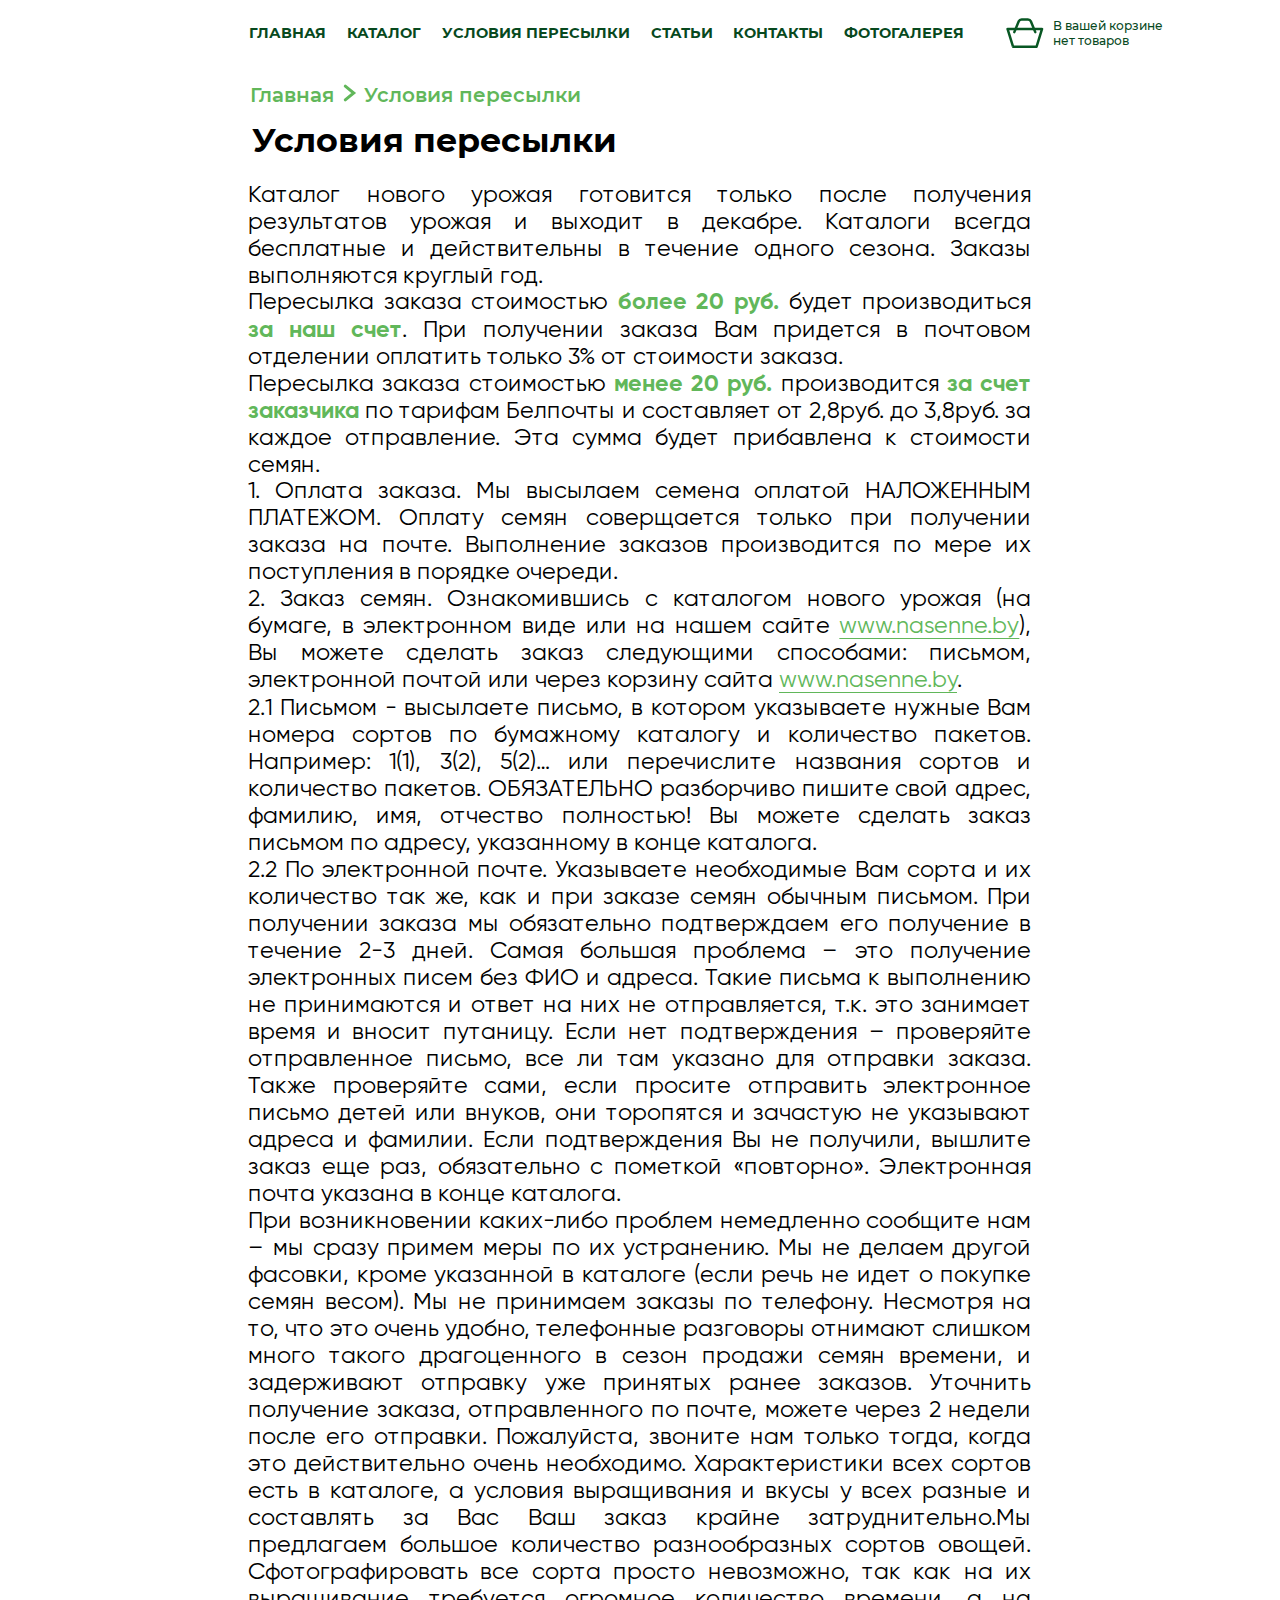
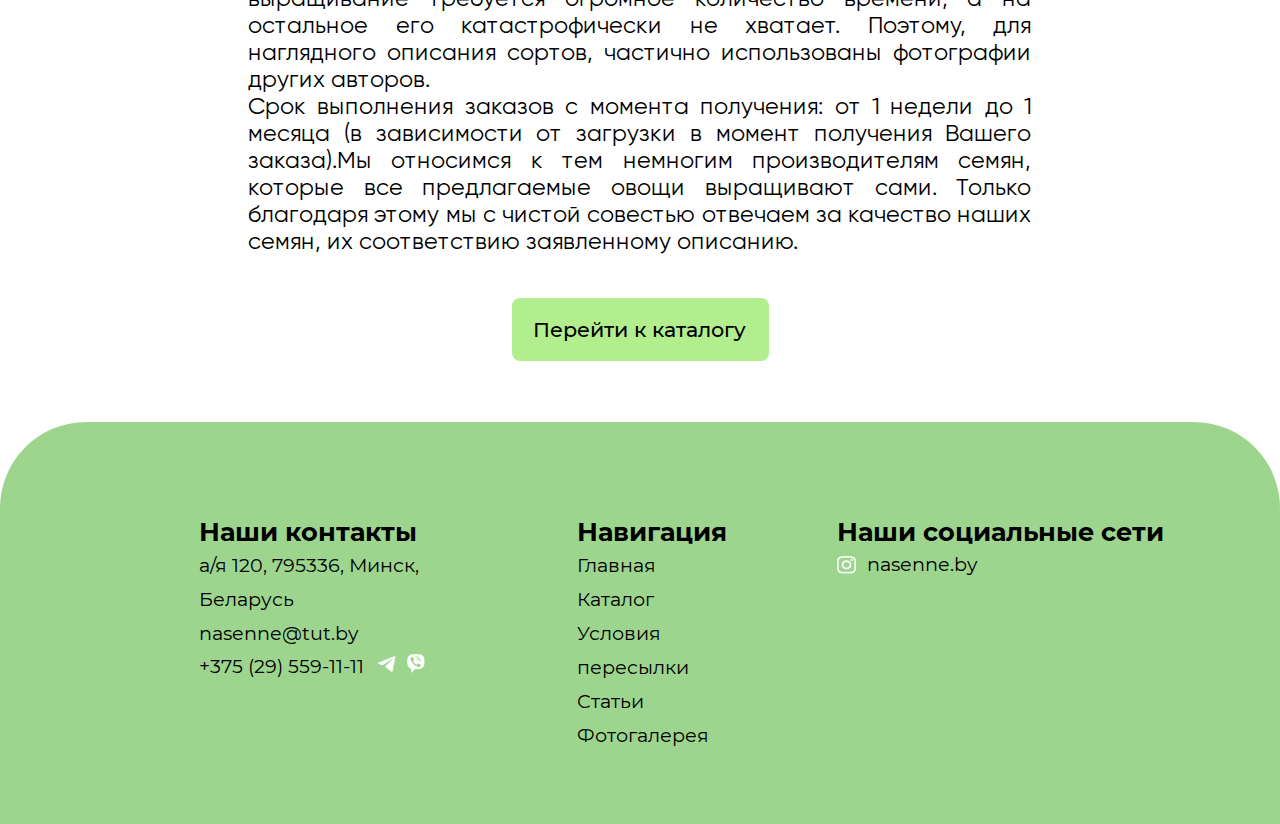
<file: conditions.html>
<!DOCTYPE html>

<head>
    <meta charset="UTF-8">
    <meta name="viewport" content="width=device-width, initial-scale=1.0">
    <link rel="stylesheet" href="../css/conditions.css">
    <link rel="stylesheet" href="../media/media_conditions/media_1600.css">
    <link rel="stylesheet" href="../media/media_conditions/media_1200.css">
    <link rel="stylesheet" href="../media/media_conditions/media_960.css">
    <link rel="stylesheet" href="../media/media_conditions/media_760.css">
    <link rel="stylesheet" href="../media/media_conditions/media_480.css">
    <link rel="stylesheet" href="../media/media_conditions/media_320.css">
    <title>Условия пересылки</title>
</head>

<body>
    <header>
        <nav>
            <img src="../img/img_catalog/icon_burger.svg" alt="Иконка бургер меню" class="burger">
            <ul class="nav_ul_menu">
                <li><a href="index.html">ГЛАВНАЯ</a></li>
                <li><a href="catalog.html">КАТАЛОГ</a></li>
                <li><a href="conditions.html">УСЛОВИЯ ПЕРЕСЫЛКИ</a></li>
                <li><a href="articles.html">СТАТЬИ</a></li>
                <li><a href="#contacts">КОНТАКТЫ</a></li>
                <li><a href="gallery.html">ФОТОГАЛЕРЕЯ</a></li>
                <li><a href="form.html">
                        <div class="basket"><img src="../icons/main_icons/nav_menu_basket.svg" alt="Иконка корзины">
                            <p>В вашей корзине нет товаров</p>
                        </div>
                    </a></li>
            </ul>
        </nav>
    </header>
    <main>
        <section>
            <ul class="breadcrumbs">
                <li class="breadcrumbs-item">
                    <a href="index.html" class="breadcrumbs-link">Главная</a>
                </li>
                <li class="breadcrumbs-item">
                    <a href="conditions.html" class="breadcrumbs-link">Условия пересылки</a>
                </li>
            </ul>
        </section>
        <div class="conditions_header">
            <h1 class="conditions_title">Условия пересылки</h1>
        </div>
        <section class="conditions_text">
            <p>Каталог нового урожая готовится только после получения результатов урожая и выходит в декабре. Каталоги
                всегда бесплатные и действительны в течение одного сезона. Заказы выполняются круглый год.
            <p>Пересылка заказа стоимостью <span class="selection">более 20 руб.</span> будет производиться <span
                    class="selection">за наш счет</span>. При получении заказа Вам придется в почтовом отделении
                оплатить только 3% от стоимости заказа.</p>
            <p>Пересылка заказа стоимостью <span class="selection">менее 20 руб.</span> производится <span
                    class="selection">за счет заказчика</span> по тарифам Белпочты и составляет от 2,8руб. до 3,8руб. за
                каждое отправление. Эта сумма будет прибавлена к стоимости семян.</p>
            <p>1. Оплата заказа. Мы высылаем семена оплатой НАЛОЖЕННЫМ ПЛАТЕЖОМ. Оплату семян соверщается только при
                получении заказа на почте. Выполнение заказов производится по мере их поступления в порядке очереди.
            <p>2. Заказ семян. Ознакомившись с каталогом нового урожая (на бумаге, в электронном виде или на нашем сайте
                <a href="http://nasenne.by">www.nasenne.by</a>), Вы можете сделать заказ следующими способами: письмом,
                электронной почтой или через корзину сайта <a href="http://nasenne.by">www.nasenne.by</a>.
            </p>
            <p>2.1 Письмом - высылаете письмо, в котором указываете нужные Вам номера сортов по бумажному каталогу и
                количество пакетов. Например: 1(1), 3(2), 5(2)… или перечислите названия сортов и количество пакетов.
                ОБЯЗАТЕЛЬНО разборчиво пишите свой адрес, фамилию, имя, отчество полностью! Вы можете сделать заказ
                письмом по адресу, указанному в конце каталога.</p>
            <p>2.2 По электронной почте. Указываете необходимые Вам сорта и их количество так же, как и при заказе семян
                обычным письмом. При получении заказа мы обязательно подтверждаем его получение в течение 2-3 дней.
                Самая большая проблема – это получение электронных писем без ФИО и адреса. Такие письма к выполнению не
                принимаются и ответ на них не отправляется, т.к. это занимает время и вносит путаницу. Если нет
                подтверждения – проверяйте отправленное письмо, все ли там указано для отправки заказа. Также проверяйте
                сами, если просите отправить электронное письмо детей или внуков, они торопятся и зачастую не указывают
                адреса и фамилии. Если подтверждения Вы не получили, вышлите заказ еще раз, обязательно с пометкой
                «повторно». Электронная почта указана в конце каталога.</p>
            <p>При возникновении каких-либо проблем немедленно сообщите нам – мы сразу примем меры по их устранению. Мы
                не делаем другой фасовки, кроме указанной в каталоге (если речь не идет о покупке семян весом). Мы не
                принимаем заказы по телефону. Несмотря на то, что это очень удобно, телефонные разговоры отнимают
                слишком много такого драгоценного в сезон продажи семян времени, и задерживают отправку уже принятых
                ранее заказов. Уточнить получение заказа, отправленного по почте, можете через 2 недели после его
                отправки. Пожалуйста, звоните нам только тогда, когда это действительно очень необходимо. Характеристики
                всех сортов есть в каталоге, а условия выращивания и вкусы у всех разные и составлять за Вас Ваш заказ
                крайне затруднительно.Мы предлагаем большое количество разнообразных сортов овощей. Сфотографировать все
                сорта просто невозможно, так как на их выращивание требуется огромное количество времени, а на остальное
                его катастрофически не хватает. Поэтому, для наглядного описания сортов, частично использованы
                фотографии других авторов.</p>
            <p>Срок выполнения заказов с момента получения: от 1 недели до 1 месяца (в зависимости от загрузки в момент
                получения Вашего заказа).Мы относимся к тем немногим производителям семян, которые все предлагаемые
                овощи выращивают сами. Только благодаря этому мы с чистой совестью отвечаем за качество наших семян, их
                соответствию заявленному описанию.</p>
        </section>
        <div>
            <a href="catalog.html" class="button_return">Перейти к каталогy</a>
        </div>
    </main>
    <footer>
        <div class="footer_navigation" id="contacts">
            <div>
                <ul class="contacts">
                    <li>Наши контакты</li>
                    <li>а/я 120, 795336, Минск, Беларусь</li>
                    <li><a href="mailto:nasenneradyno@gmail.com">nasenne@tut.by</a></li>
                    <li class="contacts_align"><a href="tel:+375295530336">+375 (29) 559-11-11</a><a href="https://web.telegram.org/k/#@Leon_Radyno"
                            target="_blank">
                            <div class="footer_icons_contacts"><img src="../icons/main_icons/Telegram.png"
                                    alt="Иконка приложения телеграм">
                        </a><a href="viber://chat?number=+375295530336" target="_blank"><img
                                src="../icons/main_icons/Viber.png" alt="Иконка приложения вайбер"></a>
            </div>
            </li>
            </ul>
        </div>
        <div>
            <ul class="navigation">
                <li>Навигация</li>
                <li><a href="index.html">Главная</a></li>
                <li><a href="catalog.html">Каталог</a></li>
                <li><a href="conditions.html">Условия пересылки</a></li>
                <li><a href="articles.html">Статьи</a></li>
                <li><a href="gallery.html">Фотогалерея</a></li>
            </ul>
        </div>
        <div>
            <ul class="society">
                <li>Наши социальные сети</li>
                <li><a href="https://instagram.com/nasenne.by?igshid=MzMyNGUyNmU2YQ==" class="society_align"
                        target="_blank"><img src="../icons/main_icons/inst_svg.png" class="footer_icon_society"
                            alt="Иконка приложения инстаграм">
                        <p>nasenne.by</p>
                    </a>
                </li>
            </ul>
        </div>
        </div>
    </footer>
</body>

</html>
</file>
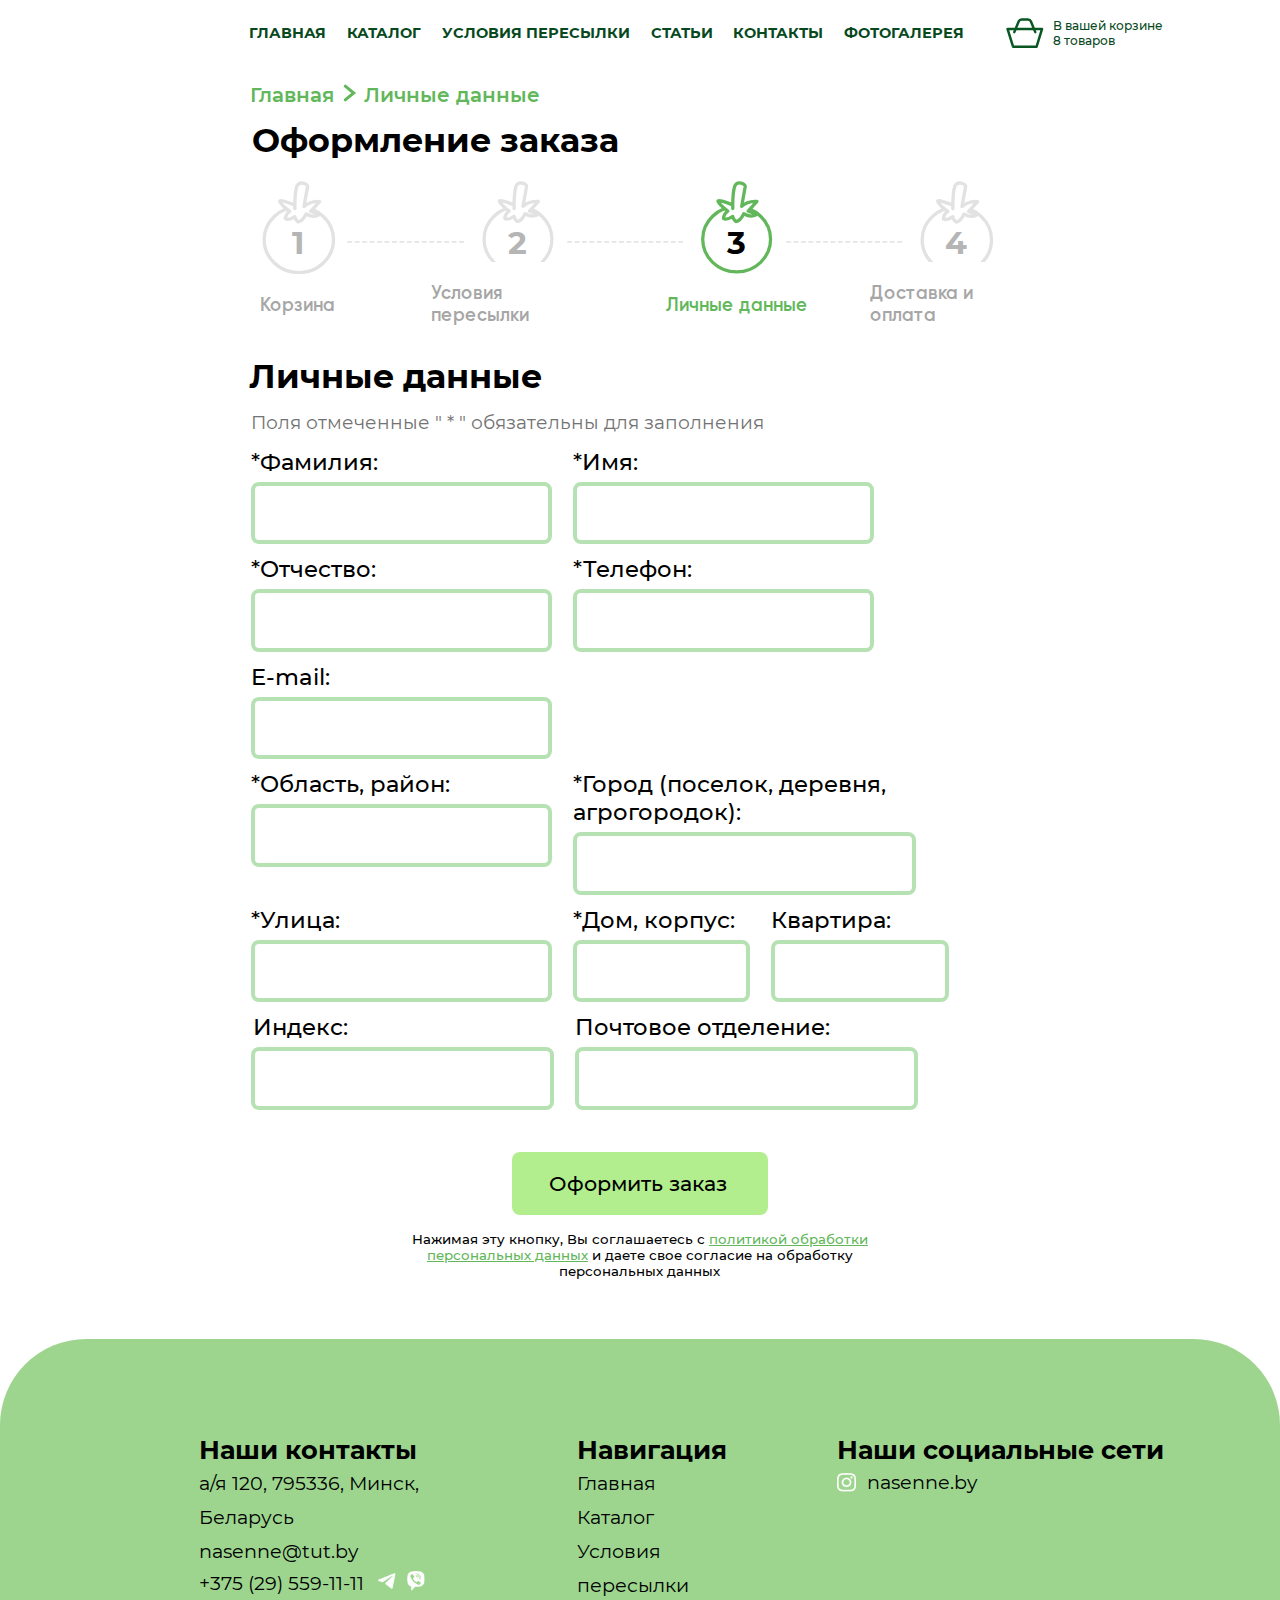
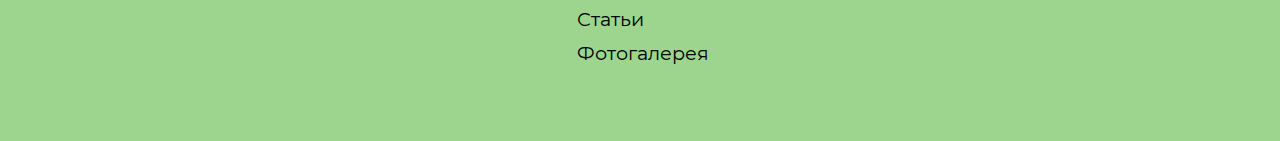
<file: form.html>
<!DOCTYPE html>
<head>
  <meta charset="UTF-8">
  <meta name="viewport" content="width=device-width, initial-scale=1.0">
  <link rel="stylesheet" href="../css/form.css">
  <link rel="stylesheet" href="../media/media_form/media_1600.css">
  <link rel="stylesheet" href="../media/media_form/media_1200.css">
  <link rel="stylesheet" href="../media/media_form/media_960.css">
  <link rel="stylesheet" href="../media/media_form/media_760.css">
  <link rel="stylesheet" href="../media/media_form/media_480.css">
  <link rel="stylesheet" href="../media/media_form/media_320.css">
  <title>Оформление заказа</title>
</head>
<body>
  <header>
    <nav>
      <img src="../img/img_catalog/icon_burger.svg" alt="Иконка бургер меню" class="burger">
      <ul class="nav_ul_menu">
        <li><a href="index.html">ГЛАВНАЯ</a></li>
        <li><a href="catalog.html">КАТАЛОГ</a></li>
        <li><a href="conditions.html">УСЛОВИЯ ПЕРЕСЫЛКИ</a></li>
        <li><a href="articles.html">СТАТЬИ</a></li>
        <li><a href="#contacts">КОНТАКТЫ</a></li>
        <li><a href="gallery.html">ФОТОГАЛЕРЕЯ</a></li>
        <li><a href="form.html">
            <div class="basket"><img src="../icons/main_icons/nav_menu_basket.svg" alt="Иконка корзины">
              <p>В вашей корзине 8 товаров</p>
            </div>
          </a></li>
      </ul>
    </nav>
  </header>
  <main>
    <section>
      <ul class="breadcrumbs">
        <li class="breadcrumbs-item">
          <a  href="index.html" class="breadcrumbs-link">Главная</a>
        </li>
        <li class="breadcrumbs-item">
          <a  href="form.html" class="breadcrumbs-link">Личные данные</a>
        </li>
      </ul>
    </section>
    <section>
      <div class="step_header">
        <h1 class="step_title">Оформление заказа</h1>
      </div>
      <div class="step_indicator">
        <div class="step">
          <div class="progress_tomato">1</div>
          <p>Корзина</p>
        </div>
        <div class="step">
          <div class="progress_tomato">2</div>
          <p>Условия пересылки</p>
        </div>
        <div class="step_active">
          <div class="progress_tomato_active">3</div>
          <p>Личные данные</p>
        </div>
        <div class="step_4">
          <div class="progress_tomato">4</div>
          <p>Доставка и оплата</p>
        </div>
      </div>
    </section>
    <section class="big_form">
      <h2 class="form_title">Личные данные</h2>
      <p class="form_required">Поля отмеченные " * " обязательны для заполнения</p>
      <form>
        <div class="form_name">
          <div>
            <label for="GET-surname" class="label">*Фамилия:</label><br>
            <input id="GET-surname" type="text" name="surname" required class="input" />
          </div>
          <div>
            <label for="GET-name" class="label">*Имя:</label><br>
            <input id="GET-name" type="text" name="name" required class="input input_second" />
          </div>
          <div>
            <label for="GET-patronymic" class="label">*Отчество:</label><br>
            <input id="GET-patronymic" type="text" name="patronymic" required class="input" />
          </div>
          <div>
            <label for="GET-phone" class="label">*Телефон:</label><br>
            <input id="GET-phone" type="text" name="phone" required class="input input_second" />
          </div>
          <div>
            <label for="GET-mail" class="label">E-mail:</label><br>
            <input id="GET-mail" type="text" name="mail" class="input input_email" />
          </div>
        </div>
        <div class="form_place">
          <div>
            <label for="GET-scope" class="label">*Область, район:</label><br>
            <input id="GET-scope" type="text" name="scope" required class="input input_place" />
          </div>
          <div>
            <label for="GET-city" class="label label_320">*Город (поселок, деревня, агрогородок):</label><br>
            <input id="GET-city" type="text" name="city" required class="input input_place_1" />
          </div>
        </div>
        <div class="form_adress">
          <div>
            <label for="GET-street" class="label">*Улица:</label><br>
            <input id="GET-street" type="text" name="street" required class="input input_street" />
          </div>
          <div>
            <label for="GET-house" class="label">*Дом, корпус:</label><br>
            <input id="GET-house" type="text" name="house" required class="input input_house" />
          </div>
          <div>
            <label for="GET-apartment" class="label">Квартира:</label><br>
            <input id="GET-apartment" type="text" name="apartment" class="input input_apart" />
          </div>
          <div>
            <label for="GET-index" class="label_index">Индекс:</label><br>
            <input id="GET-index" type="text" name="index" class="input input_index" />
          </div>
          <div>
            <label for="GET-postal" class="label">Почтовое отделение:</label><br>
            <input id="GET-postal" type="text" name="postal" class="input input_postal" />
          </div>
        </div>
        <input type="submit" value="Оформить заказ" class="button" />
        <p>Нажимая эту кнопку, Вы соглашаетесь с <a href="conditions.html">политикой обработки персональных
            данных</a> и даете свое согласие на обработку персональных данных</p>
      </form>
    </section>
    </section>
  </main>
  <footer>
    <div class="footer_navigation" id="contacts">
        <div>
            <ul class="contacts">
                <li>Наши контакты</li>
                <li>а/я 120, 795336, Минск, Беларусь</li>
                <li><a href="mailto:nasenneradyno@gmail.com">nasenne@tut.by</a></li>
                <li class="contacts_align"><a href="tel:+375295530336">+375 (29) 559-11-11</a><a href="https://web.telegram.org/k/#@Leon_Radyno"
                        target="_blank">
                        <div class="footer_icons_contacts"><img src="../icons/main_icons/Telegram.png"
                                alt="Иконка приложения телеграм">
                    </a><a href="viber://chat?number=+375295530336" target="_blank"><img
                            src="../icons/main_icons/Viber.png" alt="Иконка приложения вайбер"></a>
        </div>
        </li>
        </ul>
    </div>
    <div>
        <ul class="navigation">
            <li>Навигация</li>
            <li><a href="index.html">Главная</a></li>
            <li><a href="catalog.html">Каталог</a></li>
            <li><a href="conditions.html">Условия пересылки</a></li>
            <li><a href="articles.html">Статьи</a></li>
            <li><a href="gallery.html">Фотогалерея</a></li>
        </ul>
    </div>
    <div>
        <ul class="society">
            <li>Наши социальные сети</li>
            <li><a href="https://instagram.com/nasenne.by?igshid=MzMyNGUyNmU2YQ==" class="society_align"
                    target="_blank"><img src="../icons/main_icons/inst_svg.png" class="footer_icon_society"
                        alt="Иконка приложения инстаграм">
                    <p>nasenne.by</p>
                </a>
            </li>
        </ul>
    </div>
    </div>
</footer>
</body>
</html>
</file>
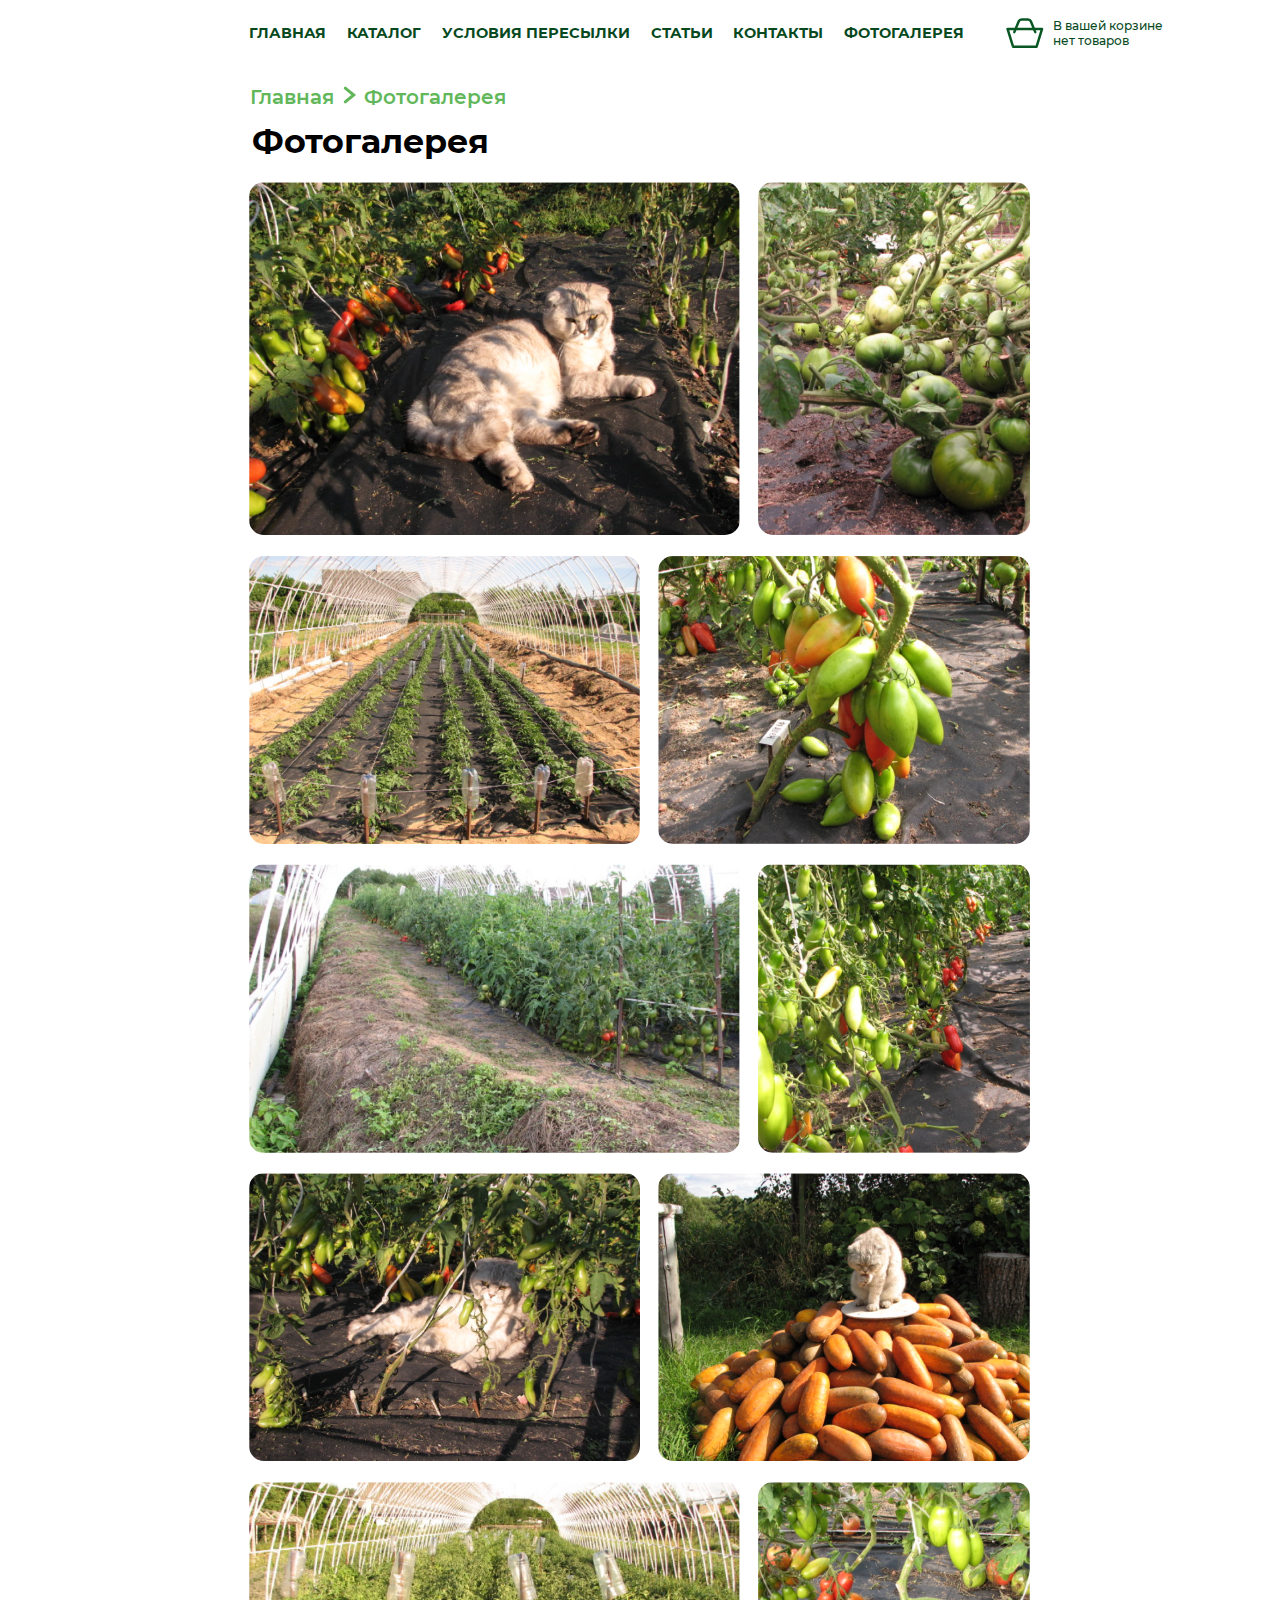
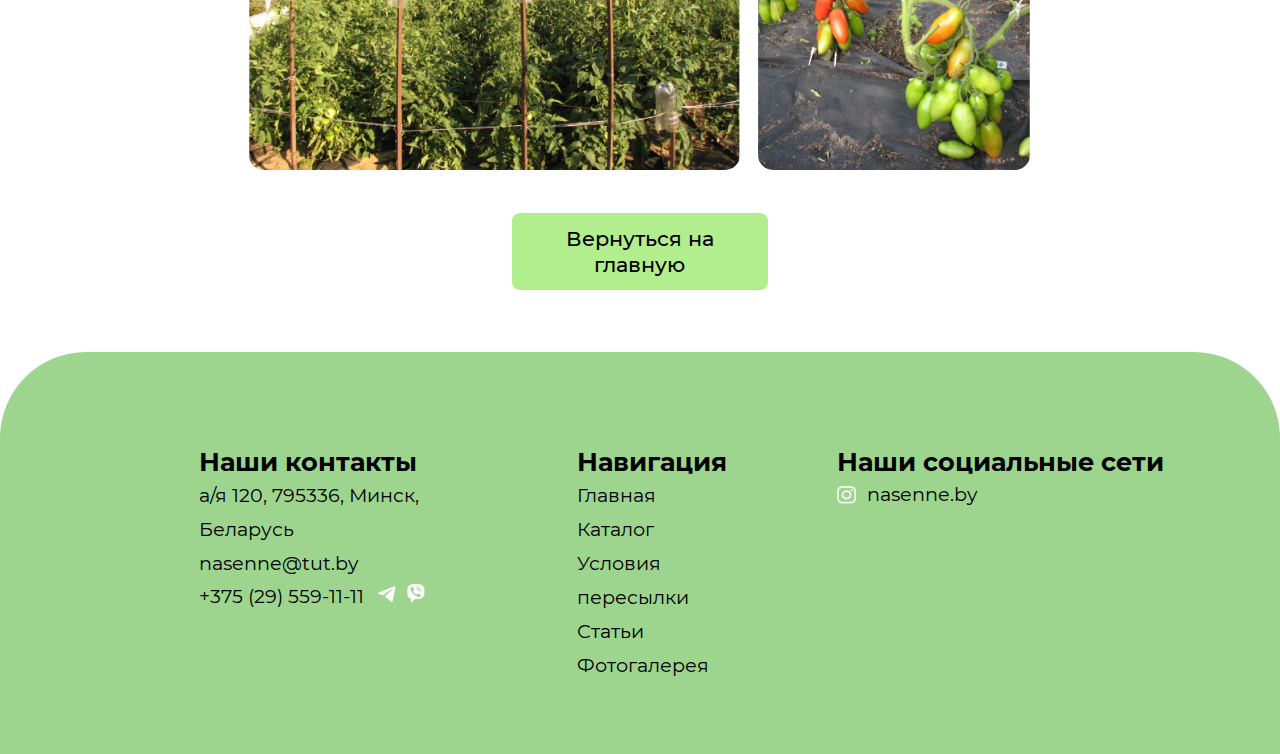
<file: gallery.html>
<!DOCTYPE html>
<head>
    <meta charset="UTF-8">
    <meta name="viewport" content="width=device-width, initial-scale=1.0">
    <link rel="stylesheet" href="../css/gallery.css">
    <link rel="stylesheet" href="../media/media_gallery/media_1600.css">
    <link rel="stylesheet" href="../media/media_gallery/media_1200.css">
    <link rel="stylesheet" href="../media/media_gallery/media_960.css">
    <link rel="stylesheet" href="../media/media_gallery/media_760.css">
    <link rel="stylesheet" href="../media/media_gallery/media_480.css">
    <link rel="stylesheet" href="../media/media_gallery/media_320.css">
    <title>Галерея</title>
</head>
<body>
    <header>
        <nav>
            <img src="../img/img_catalog/icon_burger.svg" alt="Иконка бургер меню" class="burger">
            <ul class="nav_ul_menu">
                <li><a href="index.html">ГЛАВНАЯ</a></li>
                <li><a href="catalog.html">КАТАЛОГ</a></li>
                <li><a href="conditions.html">УСЛОВИЯ ПЕРЕСЫЛКИ</a></li>
                <li><a href="articles.html">СТАТЬИ</a></li>
                <li><a href="#contacts">КОНТАКТЫ</a></li>
                <li><a href="gallery.html">ФОТОГАЛЕРЕЯ</a></li>
                <li><a href="form.html">
                        <div class="basket"><img src="../icons/main_icons/nav_menu_basket.svg" alt="Иконка корзины">
                            <p>В вашей корзине нет товаров</p>
                        </div>
                    </a></li>
            </ul>
        </nav>
    </header>
    <main>
        <section>
            <ul class="breadcrumbs">
                <li class="breadcrumbs-item">
                    <a href="index.html" class="breadcrumbs-link" >Главная</a>
                </li>
                <li class="breadcrumbs-item">
                    <a href="gallery.html" class="breadcrumbs-link">Фотогалерея</a>
                </li>
            </ul>
        </section>
        <div class="gallery_header">
            <h1 class="gallery_title">Фотогалерея</h1>
        </div>
        <section class="gallery_photos">
            <div class="photo_1"></div>
            <div class="photo_2"></div>
            <div class="photo_3"></div>
            <div class="photo_4"></div>
            <div class="photo_5"></div>
            <div class="photo_6"></div>
            <div class="photo_7"></div>
            <div class="photo_8"></div>
            <div class="photo_9"></div>
            <div class="photo_10"></div>
        </section>
        <div>
            <a href="main.html" class="button_return">Вернуться на главную</a>
        </div>
    </main>
    <footer>
        <div class="footer_navigation" id="contacts">
            <div>
                <ul class="contacts">
                    <li>Наши контакты</li>
                    <li>а/я 120, 795336, Минск, Беларусь</li>
                    <li><a href="mailto:nasenneradyno@gmail.com">nasenne@tut.by</a></li>
                    <li class="contacts_align"><a href="tel:+375295530336">+375 (29) 559-11-11</a><a href="https://web.telegram.org/k/#@Leon_Radyno"
                            target="_blank">
                            <div class="footer_icons_contacts"><img src="../icons/main_icons/Telegram.png"
                                    alt="Иконка приложения телеграм">
                        </a><a href="viber://chat?number=+375295530336" target="_blank"><img
                                src="../icons/main_icons/Viber.png" alt="Иконка приложения вайбер"></a>
            </div>
            </li>
            </ul>
        </div>
        <div>
            <ul class="navigation">
                <li>Навигация</li>
                <li><a href="index.html">Главная</a></li>
                <li><a href="catalog.html">Каталог</a></li>
                <li><a href="conditions.html">Условия пересылки</a></li>
                <li><a href="articles.html">Статьи</a></li>
                <li><a href="gallery.html">Фотогалерея</a></li>
            </ul>
        </div>
        <div>
            <ul class="society">
                <li>Наши социальные сети</li>
                <li><a href="https://instagram.com/nasenne.by?igshid=MzMyNGUyNmU2YQ==" class="society_align"
                        target="_blank"><img src="../icons/main_icons/inst_svg.png" class="footer_icon_society"
                            alt="Иконка приложения инстаграм">
                        <p>nasenne.by</p>
                    </a>
                </li>
            </ul>
        </div>
        </div>
    </footer>
</body>
</html>
</file>
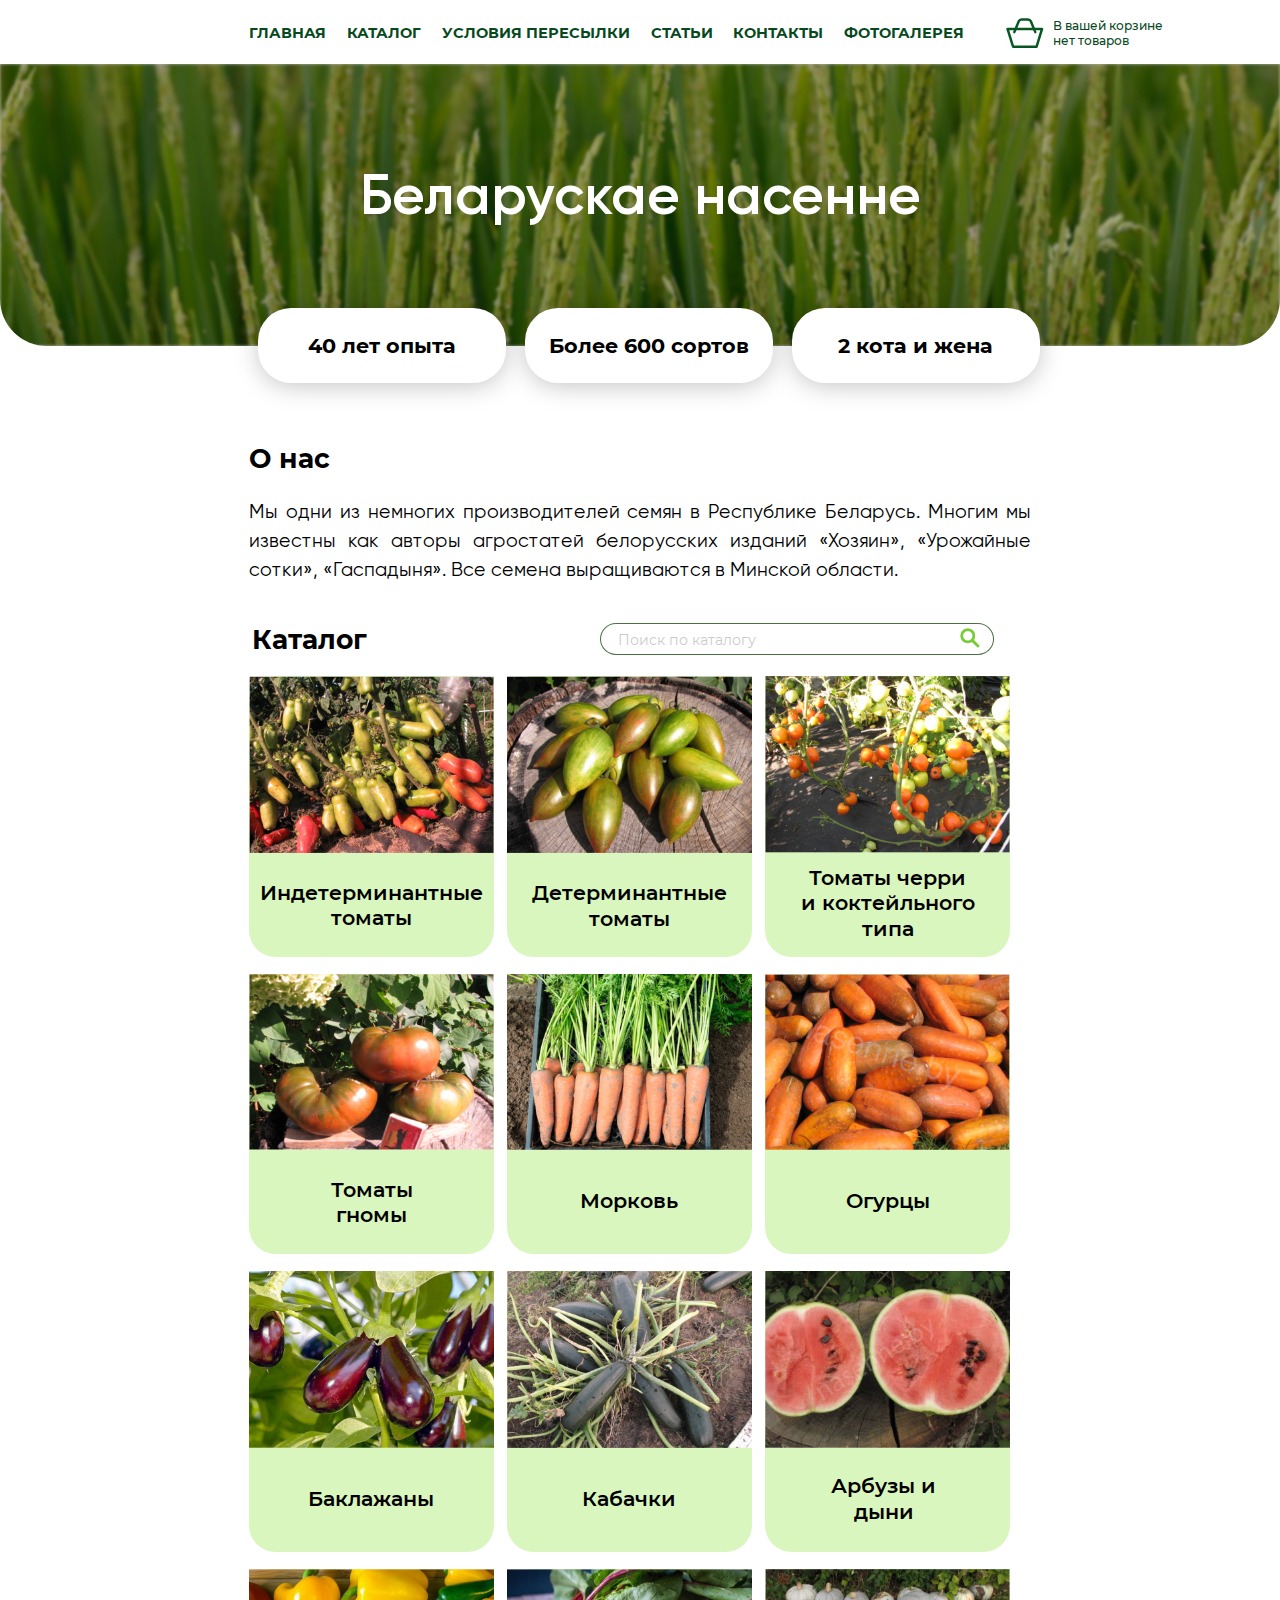
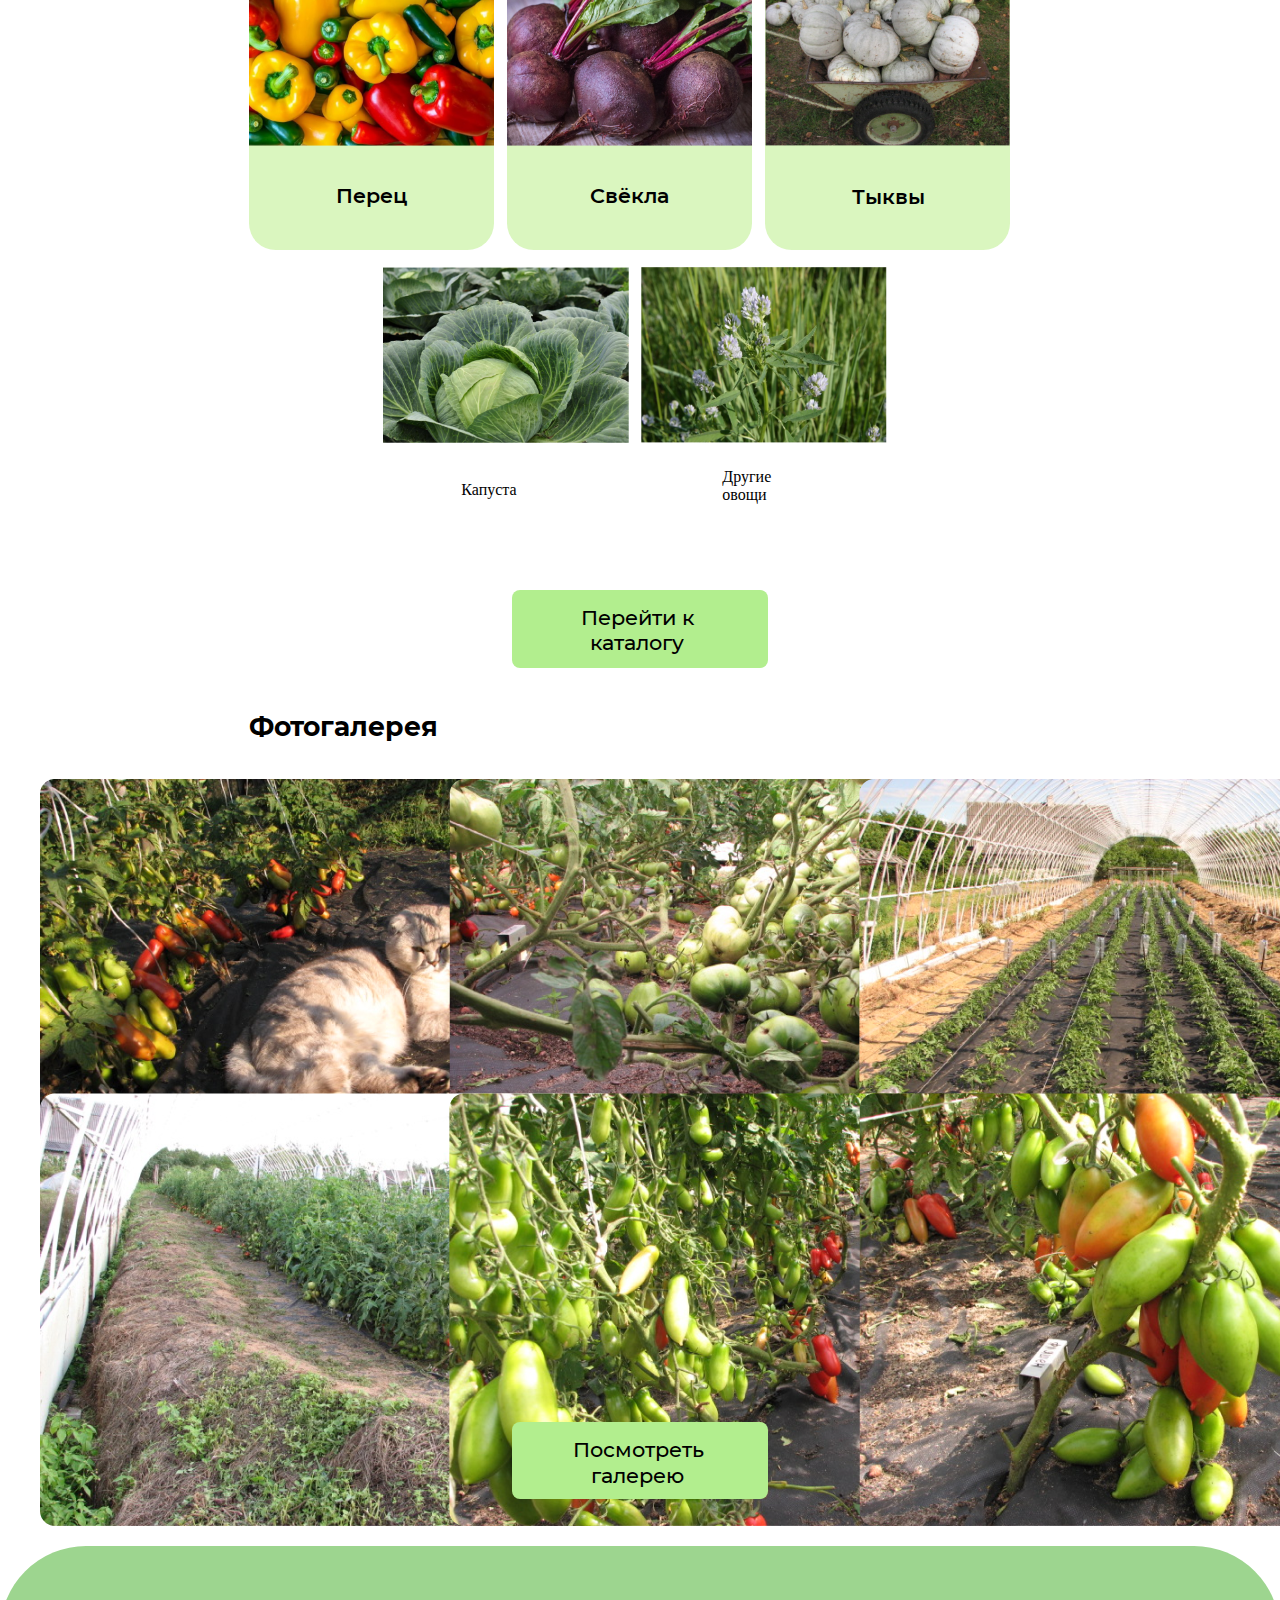
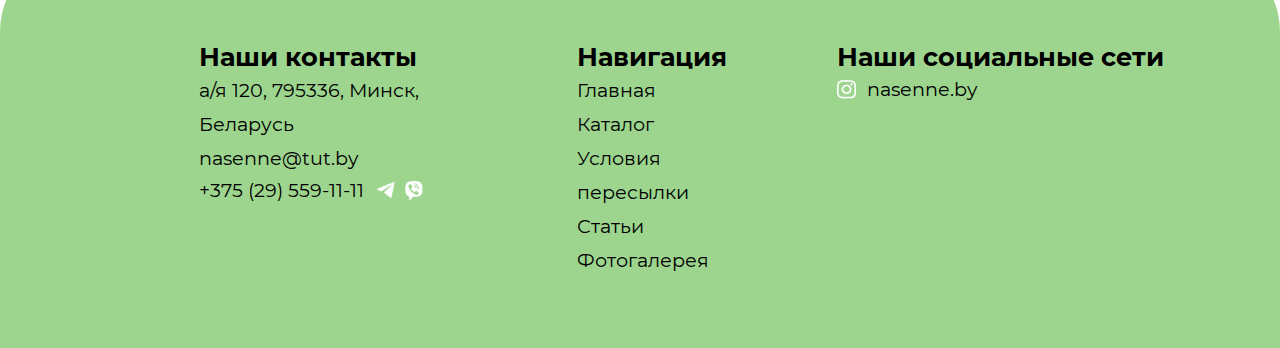
<file: main.html>
<!DOCTYPE html>
<head>
    <meta charset="UTF-8">
    <meta name="viewport" content="width=device-width, initial-scale=1.0">
    <link rel="stylesheet" href="../css/main.css">
    <link rel="stylesheet" href="../media/media_main/media_1600.css">
    <link rel="stylesheet" href="../media/media_main/media_1200.css">
    <link rel="stylesheet" href="../media/media_main/media_960.css">
    <link rel="stylesheet" href="../media/media_main/media_760.css">
    <link rel="stylesheet" href="../media/media_main/media_480.css">
    <link rel="stylesheet" href="../media/media_main/media_320.css">
    <title>Главная</title>
</head>
<body>
    <header>
        <nav>
            <ul class="nav_ul_menu">
                <li><a href="main.html">ГЛАВНАЯ</a></li>
                <li><a href="catalog.html">КАТАЛОГ</a></li>
                <li><a href="conditions.html">УСЛОВИЯ ПЕРЕСЫЛКИ</a></li>
                <li><a href="articles.html">СТАТЬИ</a></li>
                <li><a href="#contacts">КОНТАКТЫ</a></li>
                <li><a href="gallery.html">ФОТОГАЛЕРЕЯ</a></li>
                <li><a href="form.html"><div class="basket"><img src="../icons/main_icons/nav_menu_basket.svg" alt="basket"><p>В вашей корзине нет товаров</p></div></a></li>
            </ul>
        </nav>
    </header>

    <main>
        <section class="header">
            <p class="header_descriptor_1">Беларускае насенне</p>

            <div class="main_advantages">
                <div class="main_advantages_id"><p class="main_advantages_description_1">40 лет опыта</p></div>
                <div class="main_advantages_id"><p class="main_advantages_description_2">Более 600 сортов</p></div>
                <div class="main_advantages_id"><p class="main_advantages_description_3">2 кота и жена</p></div>
            </div>
        </section>
        <section class="about">
            <h2 class="about_title">О нас</h2>
            <p class="about_description">Мы одни из немногих производителей семян в Республике Беларусь. Многим мы известны как авторы агростатей белорусских изданий «Хозяин», «Урожайные сотки», «Гаспадыня». Все семена выращиваются в Минской области.</p>
        </section>
        <section>
            <div class="catalog_header">
                <h2 class="catalog_title">Каталог</h2>
                <input type="search" placeholder="Поиск по каталогу" class="catalog_search"/>
            </div>
            <div class="catalog_items">
                <div class="catalog_item">
                    <div class="catalog_photo"><img src="../img/img_main/Catalog_Photo_1.png" alt="indeter"></div>
                    <div class="catalog_item_1_title"><p>Индетерминантные томаты</p></div>
                </div>
                <div class="catalog_item">
                    <div class="catalog_photo"><img src="../img/img_main/Catalog_Photo_2.png" alt="deter"></div>
                        <div class="catalog_item_2_title"><p>Детерминантные томаты</p></div>
                </div>
                <div class="catalog_item">
                    <div  class="catalog_photo"><img src="../img/img_main/Catalog_Photo_3.png" alt="cherry"></div>
                        <div class="catalog_item_3_title"><p>Томаты черри и коктейльного типа</p></div>
                </div>
                <div class="catalog_item">
                    <div class="catalog_photo"><img src="../img/img_main/Catalog_Photo_4.png" alt="gnomes"></div>
                        <div class="catalog_item_4_title"><p>Томаты гномы</p></div>
                </div>
                <div class="catalog_item">
                    <div class="catalog_photo"><img src="../img/img_main/Catalog_Photo_5.png" alt="carrot"></div>
                        <div class="catalog_item_5_title"><p>Морковь</p></div>
                </div>
                <div class="catalog_item">
                    <div class="catalog_photo"><img src="../img/img_main/Catalog_Photo_6.png" alt="cucumber"></div>
                        <div class="catalog_item_6_title"><p>Огурцы</p></div>
                </div>
                <div class="catalog_item">
                    <div class="catalog_photo"><img src="../img/img_main/Catalog_Photo_7.png" alt="eggplant"></div>
                        <div class="catalog_item_7_title"><p>Баклажаны</p></div>
                </div>
                <div class="catalog_item">
                    <div class="catalog_photo"><img src="../img/img_main/Catalog_Photo_8.png" alt="zucchini"></div>
                        <div class="catalog_item_8_title"><p>Кабачки</p></div>
                </div>
                <div class="catalog_item">
                    <div class="catalog_photo"><img src="../img/img_main/Catalog_Photo_9.png" alt="watermelon"></div>
                        <div class="catalog_item_9_title"><p>Арбузы и дыни</p></div>
                </div><div class="catalog_item">
                    <div class="catalog_photo"><img src="../img/img_main/Catalog_Photo_10.png" alt="pepper"></div>
                        <div class="catalog_item_10_title"><p>Перец</p></div>  
                </div>
                <div class="catalog_item">
                    <div class="catalog_photo"><img src="../img/img_main/Catalog_Photo_11.png" alt="beet"></div>
                        <div class="catalog_item_11_title"><p>Свёкла</p></div>
                </div>
                <div class="catalog_item">
                    <div class="catalog_photo"><img src="../img/img_main/Catalog_Photo_12.png" alt="pumpkin"></div>
                        <div class="catalog_item_12_title"><p>Тыквы</p></div>
                </div>
                <div class="catalog_item_13">
                    <div class="catalog_photo"><img src="../img/img_main/Catalog_Photo_13.png" alt="cabbage"></div>
                    <div class="catalog_item_13_title"><p>Капуста</p></div>
                </div>
                <div class="catalog_item_14">
                    <div class="catalog_photo"><img src="../img/img_main/Catalog_Photo_14.png" alt="other"></div>
                        <div class="catalog_item_14_title"><p>Другие овощи</p></div>
                </div>
            </div>
            <a href="catalog.html" class="button_catalog">Перейти к каталогу</a>
        </section>   
        
        <section class="gallery">
            <h2 class="gallery_title">Фотогалерея</h2>
                <div class="gallery_items">
                    <div class="gallery_photo"><img src="../img/img_main/main_gallery/kot.png" alt="gallery_photo_1"></div>
                    <div class="gallery_photo"><img src="../img/img_main/main_gallery/Пурпурное_сердце.png" alt="photo_2"></div>
                    <div class="gallery_photo"><img src="../img/img_main/main_gallery/сарандипити.png" alt="gallery_photo_3"></div>
                    <div class="gallery_photo"><img src="../img/img_main/main_gallery/Смайлик.png" alt="gallery_photo_4"></div>
                    <div class="gallery_photo"><img src="../img/img_main/main_gallery/флэйм.png" alt="gallery_photo_5"></div>
                    <div class="gallery_photo"><img src="../img/img_main/main_gallery/Тещин_язык.png" alt="gallery_photo_6"></div>
                </div>
                <a href="gallery.html" class="button_gallery">Посмотреть галерею</a>
        </section>
    </main>
    <footer>
        <div class="footer_navigation" id="contacts">
            <div>
                <ul class="contacts">
                    <li>Наши контакты</li>
                    <li>а/я 120, 795336, Минск, Беларусь</li>
                    <li>nasenne@tut.by</li>
                    <li class="contacts_align">+375 (29) 559-11-11<div class="footer_icons_contacts"><img src="../icons/main_icons/Telegram.png" alt="footer_icon_telegram"><img src="../icons/main_icons/Viber.png" alt="footer_icon_viber"> </div></li>
                </ul>
            </div>
            <div>
                <ul class="navigation">
                    <li>Навигация</li>
                    <li>Главная</li>
                    <li>Каталог</li>
                    <li>Условия пересылки</li>
                    <li>Статьи</li>
                    <li>Фотогалерея</li>
                </ul>
            </div>
            <div>
                <ul class="society">
                    <li>Наши социальные сети</li>
                    <li class="society_align"><img src="../icons/main_icons/inst_svg.png" class="footer_icon_society" alt="footer_icon_instagram"><p>nasenne.by</p></li>
                </ul>
            </div>
        </div>
    </footer>
</body>
</html>
</file>
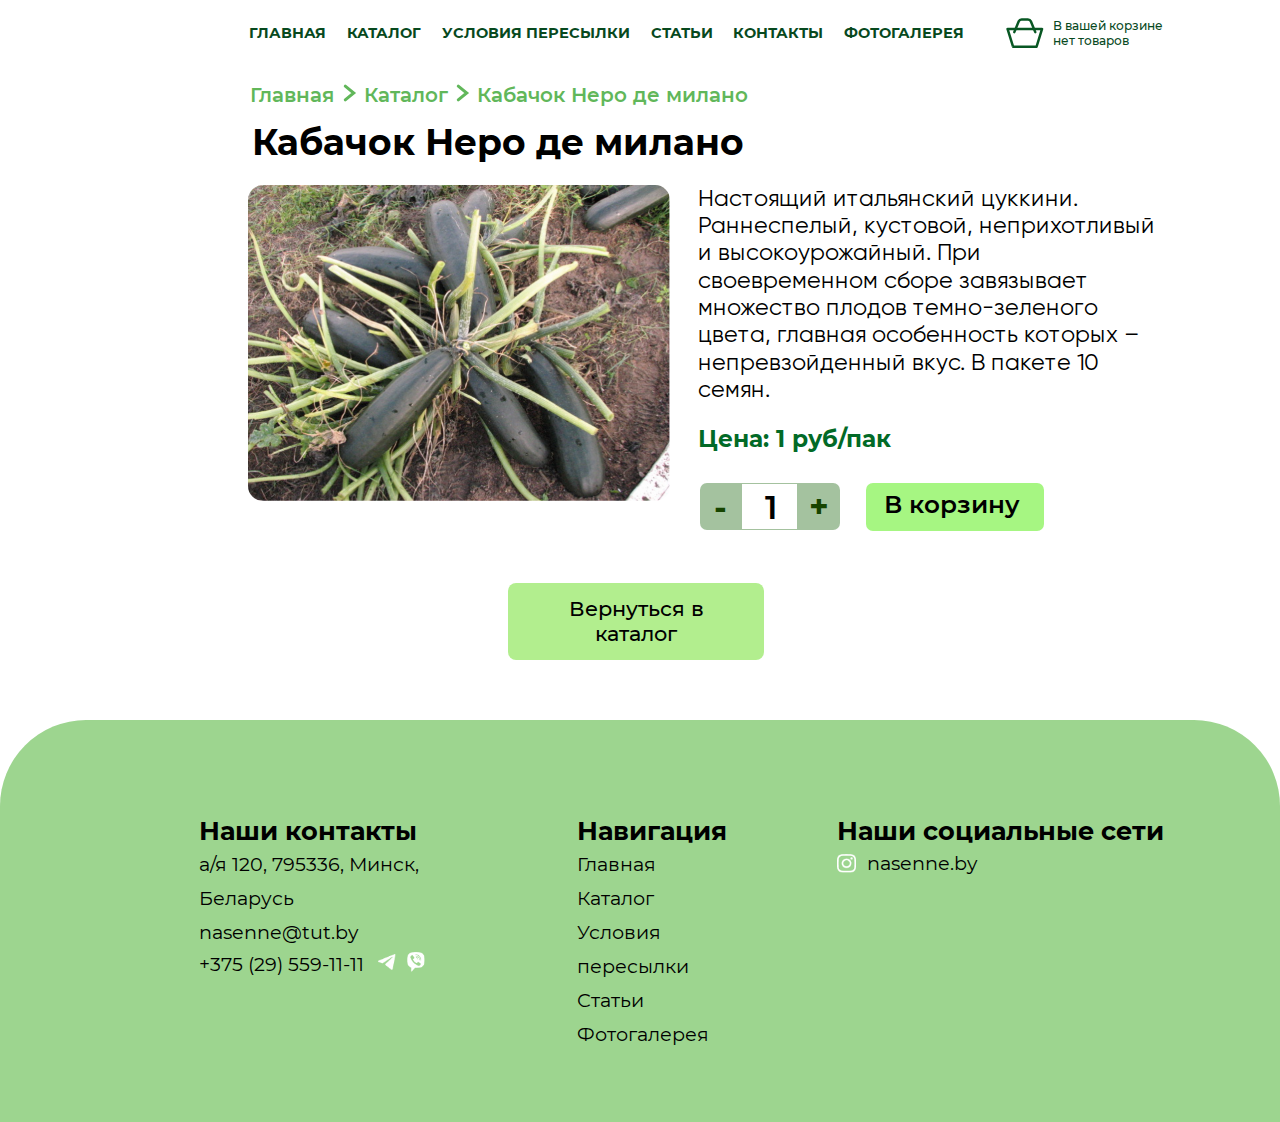
<file: product.html>
<!DOCTYPE html>
<head>
    <meta charset="UTF-8">
    <meta name="viewport" content="width=device-width, initial-scale=1.0">
    <link rel="stylesheet" href="../css/product.css">
    <link rel="stylesheet" href="../media/media_product/media_1600.css">
    <link rel="stylesheet" href="../media/media_product/media_1200.css">
    <link rel="stylesheet" href="../media/media_product/media_960.css">
    <link rel="stylesheet" href="../media/media_product/media_760.css">
    <link rel="stylesheet" href="../media/media_product/media_480.css">
    <link rel="stylesheet" href="../media/media_product/media_320.css">
    <title>Кабачок Неро де милано</title>
</head>
<body>
    <header>
        <nav>
            <img src="../img/img_catalog/icon_burger.svg" alt="Иконка бургер меню" class="burger">
            <ul class="nav_ul_menu">
                <li><a href="index.html">ГЛАВНАЯ</a></li>
                <li><a href="catalog.html">КАТАЛОГ</a></li>
                <li><a href="conditions.html">УСЛОВИЯ ПЕРЕСЫЛКИ</a></li>
                <li><a href="articles.html">СТАТЬИ</a></li>
                <li><a href="#contacts">КОНТАКТЫ</a></li>
                <li><a href="gallery.html">ФОТОГАЛЕРЕЯ</a></li>
                <li><a href="form.html">
                        <div class="basket"><img src="../icons/main_icons/nav_menu_basket.svg" alt="Иконка корзины">
                            <p>В вашей корзине нет товаров</p>
                        </div>
                    </a></li>
            </ul>
        </nav>
    </header>
    <main>
        <section>
            <ul class="breadcrumbs">
                <li class="breadcrumbs-item">
                    <a href="index.html" class="breadcrumbs-link" >Главная</a>
                </li>
                <li class="breadcrumbs-item">
                    <a href="catalog.html" class="breadcrumbs-link">Каталог</a>
                </li>
                <li class="breadcrumbs-item">
                    <a href="product.html" class="breadcrumbs-link">Кабачок Неро де милано</a>
                </li>
            </ul>
        </section>
        <div class="product_header">
            <h1 class="product_title">Кабачок Неро де милано</h1>
        </div>
        <section class="product">
            <div class="product_photo"><img src="../img/img_product/Product_Photo.png" alt="zucchini"></div>
            <div class="cart_description">
                <p class="product_description">Настоящий итальянский цуккини. Раннеспелый, кустовой, неприхотливый и
                    высокоурожайный. При своевременном сборе завязывает множество плодов темно-зеленого цвета, главная
                    особенность которых – непревзойденный вкус. В пакете 10 семян.</p>
                <p class="price">Цена: 1 руб/пак</p>
                <div class="cart_buttons">
                    <div class="qty">
                        <span class="minus">-</span>
                        <input class="count" name="qty" value="1" />
                        <span class="plus">+</span>
                    </div>
                    <button class="description_basket">В корзину</button>
                </div>
            </div>
        </section>
        <div>
            <a href="catalog.html" class="button_return">Вернуться в каталог</a>
        </div>
    </main>
    <footer>
        <div class="footer_navigation" id="contacts">
            <div>
                <ul class="contacts">
                    <li>Наши контакты</li>
                    <li>а/я 120, 795336, Минск, Беларусь</li>
                    <li><a href="mailto:nasenneradyno@gmail.com">nasenne@tut.by</a></li>
                    <li class="contacts_align"><a href="tel:+375295530336">+375 (29) 559-11-11</a><a href="https://web.telegram.org/k/#@Leon_Radyno"
                            target="_blank">
                            <div class="footer_icons_contacts"><img src="../icons/main_icons/Telegram.png"
                                    alt="Иконка приложения телеграм">
                        </a><a href="viber://chat?number=+375295530336" target="_blank"><img
                                src="../icons/main_icons/Viber.png" alt="Иконка приложения вайбер"></a>
            </div>
            </li>
            </ul>
        </div>
        <div>
            <ul class="navigation">
                <li>Навигация</li>
                <li><a href="index.html">Главная</a></li>
                <li><a href="catalog.html">Каталог</a></li>
                <li><a href="conditions.html">Условия пересылки</a></li>
                <li><a href="articles.html">Статьи</a></li>
                <li><a href="gallery.html">Фотогалерея</a></li>
            </ul>
        </div>
        <div>
            <ul class="society">
                <li>Наши социальные сети</li>
                <li><a href="https://instagram.com/nasenne.by?igshid=MzMyNGUyNmU2YQ==" class="society_align"
                        target="_blank"><img src="../icons/main_icons/inst_svg.png" class="footer_icon_society"
                            alt="Иконка приложения инстаграм">
                        <p>nasenne.by</p>
                    </a>
                </li>
            </ul>
        </div>
        </div>
    </footer>
</body>
</html>
</file>
<file: css/main.css>
@font-face {
    font-family: "MontReg";
    src: url(../fonts/Montserrat-Regular.ttf);
}
@font-face {
    font-family: "MontSemiBold";
    src: url(../fonts/Montserrat-SemiBold.ttf);
}
@font-face {
    font-family: "MontBold";
    src: url(../fonts/Montserrat-Bold.ttf);    
}
@font-face {
    font-family: "MontMedium";
    src: url(../fonts/Montserrat-Medium.ttf);
}
@font-face {
    font-family: "GilroyMedium";
    src: url(../fonts/gilroy-medium.ttf);
}
@font-face {
    font-family: "GilroyRegular";
    src: url(../fonts/gilroy-regular.ttf);  
}
@font-face {
    font-family: "GilroySemiBold";
    src: url(../fonts/gilroy-semibold.ttf);    
}
@font-face {
    font-family: "GilroyBold";
    src: url(../fonts/gilroy-bold.ttf);
}
*{
    box-sizing: border-box;
    margin-left: 0px;
    margin-right: 0px;
    margin-top: 0px;
    margin-bottom: 0px;
}
::selection{
    background-color: #B2EE8E;
}
nav a:link{
    text-decoration: none;
    color: #07491E;
}
nav a:visited{
    text-decoration: none;
    color: #07491E;
}
nav a:hover{
    color:#76CB33;
    text-decoration: none;
}
nav a:active{
    color:#76CB33;
}
.nav_ul_menu{
    font-size: 1.14219vw;
    font-family: "MontBold";
    color: #07491E;
    list-style-type: none;
    display: flex;
    align-items: center;
    justify-items: center;
    column-gap: 1.63177vw;
    max-width: 100.000vw;
    padding-inline-start: 0px;
    margin: 1.39792vw 0vw 1.25833vw 19.47917vw;
}
.burger{
    display: none;
}
.basket{
    display: flex;
    align-items: center;
    margin-left:1.646vw;
}
nav p{
    font-family: "MontMedium";
    font-size: 0.946vw;
    width: 9.091vw;
    margin-left: 0.703vw;
    color: #07491E;
    line-height: 22px;
}
.header{
    background-image: url(../img/img_main/Header_Background.png);
    border-radius: 0px 0px 47px 47px;
    height: 22.02vw;
    background-size: 100% 100%;
    background-repeat: no-repeat;
    display: flex;
    flex-direction: column;
    align-items: center;
    margin-bottom: 6.893642vw;
}
.header_descriptor_1{
    font-family: "GilroySemiBold";
    font-size: 76px;
    text-align: center;
    color: #fff;
    margin-top: 7.777vw;
    margin-bottom: 6.4977vw;
    line-height: 4.782vw;
}
.main_advantages{
    display: flex;
    flex-direction: row;
    align-items: center;
    margin: 0px 19.47917vw 77px 19.479vw;
}
.main_advantages_id{
    box-shadow: 0px 3.28565px 25.46382px -1.64283px rgba(0, 0, 0, 0.25);
    width: 19.36927vw;
    height: 5.85833vw;
    border-radius: 33px;
    background: #fff;
    margin-right: 1.480vw;
}
.main_advantages_id:last-child{
    margin-right: -18px;
}
.main_advantages_description_1{
    font-size: 1.62552vw;
    font-family: "MontBold";
    text-align: center;
    margin-top: 1.93958vw;
    line-height:1.99685vw;
}
.main_advantages_description_2{
    font-size: 1.62552vw;
    font-family: "MontBold";
    text-align: center;
    margin-top: 1.957vw;
    line-height:1.99685vw;
}
.main_advantages_description_3{
    font-size: 1.62552vw;
    font-family: "MontBold";
    text-align: center;
    margin-top: 1.957vw;
    line-height:1.99685vw;
}
.about_title{
    font-size: 2.08333vw;
    font-family: "MontBold";
    margin-bottom: 0.99115vw;
    margin-left: 19.47917vw;
    line-height: 49px;
}
.about_description{
    font-size:1.51042vw;
    font-family: "GilroyRegular";
    width: 61.04167vw;
    text-align: justify;
    margin-left: 19.47917vw;
    margin-bottom: 70px;
    line-height: 148.1%;
}
.catalog_header{
    display: grid;
    grid-auto-flow: column;
    margin: 0px 19.47917vw 39.65px 19.47917vw;
}
.catalog_title{
    font-size: 2.08333vw;
    font-family: "MontBold";
    margin-right: 21.34948vw;
}
.catalog_search{
    width: 30.74948vw;
    height: 2.52760vw;
    border: 1px solid rgba(38, 86, 26, 0.83);
    border-radius: 24.27px;
    padding-left: 1.31739vw;
    padding-top: 0.32107vw;
    background-image: url(../icons/main_icons/catalog_seach_magnifier.png);
    background-repeat: no-repeat;
    background-size: 1.524vw;
    background-position: top 0.387vw right 0.998vw;
}
.catalog_search::placeholder{
    opacity: 0.39;
    font-size: 1.104vw;
    font-family: "MontReg";
}
.catalog_items{
    display: grid;
    grid-template: repeat(5, 21.92708vw) /repeat(3, 19.09792vw);
    margin: 0px 0px 3.34813vw 19.47917vw;
    grid-column-gap: 1.87500vw;
    grid-row-gap: 2.34375vw;
}
.catalog_item{
    border-radius: 2.08333vw;
    background: rgba(150, 228, 72, 0.35);
    font-size: 1.61458vw;
    font-family: "MontSemiBold";
    text-align: center;
}
.catalog_item_13{
    width: 19.26800vw;
    margin-left: 10.413542vw;
}
.catalog_item_14{
    width: 19.26800vw;
    margin-left: 10.4222vw;
}
.catalog_item p{
    line-height: 1.979167vw;
}
.catalog_photo{
    height: 13.80417vw;
}
.catalog_photo img{
    width: 100%;
    height: 100%;
}
.catalog_item_1_title {
    width: 18.122vw;
    margin-top: 2.11vw;
    margin-left: 0.517vw;
    text-align: center;
}
.catalog_item_2_title {
    width: 15.374vw;
    margin-top: 2.16vw;
    margin-left: 1.833vw;
}
.catalog_item_3_title {
    width: 13.625vw;
    margin-top: 0.962vw;
    margin-left: 2.789vw;
}
.catalog_item_4_title {
    width: 6.467vw;
    margin-top: 2.07vw;
    margin-left: 6.32vw;
}
.catalog_item_5_title {
    width: 7.708333vw;
    margin-top: 2.919792vw;
    margin-left: 5.684792vw;
}
.catalog_item_6_title {
    width: 6.718750vw;
    margin-top: 2.919792vw;
    margin-left: 6.215625vw;
}
.catalog_item_7_title {
    width: 10vw;
    margin-top: 2.929167vw;
    margin-left: 4.51122917vw;
}
.catalog_item_8_title {
    width: 7.291667vw;
    margin-top: 2.950vw;
    margin-left: 5.87vw;
}
.catalog_item_9_title {
    width: 8.73vw;
    margin-top: 1.969167vw;
    margin-left: 4.9147917vw;
}
.catalog_item_10_title {
    width: 5.635417vw;
    margin-top: 2.93750vw;
    margin-left: 6.722917vw;
}
.catalog_item_11_title {
    width: 6.250000vw;
    margin-top: 2.929750vw;
    margin-left: 6.397917vw;
}
.catalog_item_12_title {
    width: 5.677083vw;
    margin-top: 2.95vw;
    margin-left: 6.75vw;
}
.catalog_item_13_title {
    width: 6.875000vw;
    margin-top: 2.94vw;
    margin-left: 6.1504vw;
}
.catalog_item_14_title {
    width: 6.354167vw;
    margin-top: 1.942708vw;
    margin-left: 6.3819792vw;
}
.button_catalog {
    display: inline-block;
    width: 20.05vw;
    line-height: 1.99685vw;
    height: 6.03925vw;
    background-color: #B2EE8E;
    border-radius: 0.62500vw;
    border: 0px solid #B2EE8E;
    margin-left: 39.975000vw;
    margin-bottom: 3.337500vw;
    cursor: pointer;
    font-family: "MontMedium";
    font-size: 1.62901vw;
    text-align: center;
    padding: 1.12500vw 5.337500vw 0vw 4.9037500vw;
}
.button_catalog:link,
.button_catalog:active,
.button_catalog:visited,
.button_catalog:hover,
.catalog_items a:link,
.catalog_items a:visited,
.catalog_items a:hover,
.catalog_items a:active{
    color: #000;
    text-decoration: none;
}
input:focus {
    outline: none;
    padding-left: 0.521vw;
}
.gallery{
    margin-bottom: 4.6639583vw;
}
.gallery_title{
    font-size: 2.083333vw;
    font-family: "MontBold";
    margin-bottom: 2.708333vw;
    margin-left: 19.47917vw;
}
.gallery_items{
    display: grid;
    width: 93.472vw;
    grid-template: repeat(2, 22.231250vw) /repeat(3, 29.641667vw);
    margin: 0px 3.101vw 3.45896vw 3.101vw;
    row-gap: 2.377083vw;
    column-gap: 2.344271vw;
}
.gallery_photo_1{
    background-image: url(../img/img_main/main_gallery/kot.png);
    background-size: cover;
    background-repeat: no-repeat;
    border-radius: 0.78125vw;
}
.gallery_photo_2{
    background-image: url(../img/img_main/main_gallery/Пурпурное_сердце.png);
    background-size: cover;
    background-repeat: no-repeat;
    border-radius: 0.78125vw;
}
.gallery_photo_3{
    background-image: url(../img/img_main/main_gallery/сарандипити.png);
    background-size: cover;
    background-repeat: no-repeat;
    border-radius: 0.78125vw;
}
.gallery_photo_4{
    background-image: url(../img/img_main/main_gallery/Смайлик.png);
    background-size: cover;
    background-repeat: no-repeat;
    border-radius: 0.78125vw;
}
.gallery_photo_5{
    background-image: url(../img/img_main/main_gallery/флэйм.png);
    background-size: cover;
    background-repeat: no-repeat;
    border-radius: 0.78125vw;
}
.gallery_photo_6{
    background-image: url(../img/img_main/main_gallery/Тещин_язык.png);
    background-size: cover;
    background-repeat: no-repeat;
    border-radius: 0.78125vw;
}
.button_gallery{
    display: inline-block;
    width: 20.050000vw;
    height: 6.03925vw;
    background-color:#B2EE8E;
    cursor: pointer;
    border-radius: 0.62500vw;
    border: 0px solid #B2EE8E;
    margin-left: 39.975000vw;
    line-height: 1.99685vw;
    font-family: "MontMedium";
    font-size: 1.62901vw;
    text-align: center;
    line-height:1.99685vw;
    padding: 1.23vw 5.26vw 0.92vw 4.81992vw;

}
.button_gallery:link{
    color: #000;
    text-decoration: none;
}
.button_gallery:visited{
    color: #000;
    text-decoration: none;
}
.button_gallery:hover{
    color: #000;
    text-decoration: none;
}
.button_gallery:active{
    color: #000;
    text-decoration: none;
} 
footer{
    background-color: #9DD58F;
    border-radius: 6.726vw 6.726vw 0 0;
    height: 507px;
    font-size: 24px;
    font-family: "MontReg";
    padding-top: 7.315vw; 
    padding-left: 19.3648vw;
}
.footer_navigation{
    display:flex;
    flex-direction: row;
    padding-inline-start: 0px;
}
.contacts{
    list-style-type: none;
    line-height: 172.9%; 
    width: 20.967vw;
    padding-left: 0px;
}
.contacts :nth-child(2){
    margin-top: 0px;
}
.contacts :first-child{
    font-family: "MontBold";
    font-size: 32px;
}
.contacts :last-child{
    margin-top: -2px;
}
.footer_icons_contacts{
    display: flex;
    flex-direction: row;
    gap: 9.15px;
    align-items: center;
    margin-left: 1.013vw;
}
.footer_icons_contacts :last-child{
    margin-top: 3px;
    margin-left: 1px;
}
.contacts_align{
    display: flex;
    flex-direction: row;
    align-items: center;
}
.society_align{
    display: flex;
    flex-direction: row;
    align-items: center;
    justify-items: center;
}
.footer_icon_society{
    margin-right: 0.855vw;
}
.navigation{
    list-style-type: none;
    line-height: 177%; 
    margin-left: 4.9811vw;
    margin-right: 2.9945vw;
    padding-left: 0px;
    padding-right: 0px;
    width: 13.190vw;
}
.navigation :first-of-type{
    font-family: "MontBold";
    font-size: 32px;
}
.society{
    list-style-type: none;
    line-height: 172.9%; 
    padding-left: 0px;
    width: 36.458vw;
}
.society :first-of-type{
    font-family: "MontBold";  
    font-size: 32px;
}
.society_align p{
    font-family: "MontReg" !important;
    font-size: 24px !important;
}
footer a:link,
footer a:hover,
footer a:active,
footer a:visited{
    font-family: "MontReg" !important;
    text-decoration: none;
    color: #000; 
    font-size: 24px !important;
}
</file>
<file: media/media_main/media_1600.css>
@media (max-width:1600px){
    .nav_ul_menu{
        justify-content: center;
        margin-left: 10.771vw;
    }
    nav p{
        line-height: normal;
    }
    nav img{
        width: 2.908vw;
        height: 2.292vw;
    }
    .header_descriptor_1{
        font-size: 4.375000vw;
    }
    .about_title{
        margin-bottom: 1.18938vw;
    }
    .about_description{
        margin-bottom: 3.00000vw;
    }
    .catalog_items{
        grid-column-gap: 1.05097vw;
        grid-row-gap: 1.33106vw;
    }
    .catalog_title{
        margin-right: 15.524000000000001vw;
    }
    .catalog_header{
        margin: 1vw 19.653vw 1.604vw 19.653vw;
    }
    .gallery{
        margin-bottom: 3.680vw;
    }
    .gallery_photo{
        width: 21.01944vw;
        height: 15.76458vw;
    }
    footer {
        padding-left: 15.548vw;
        height: 31.406vw;
        padding-right: 15.653vw;
    }
    .contacts{
        line-height: 177%; 
        margin-right: 4.513vw;
        font-size: 1.500000vw;
        width: 290.8px;
    }
    .navigation{
        margin-right: 7.145vw;
        font-size: 1.500000vw;
        margin-left:2.312vw;
    }
    .society {
        width: 408px;
        font-size: 1.500000vw;
    }
    .contacts :first-of-type{
        font-size: 2.000000vw;
    }
    .navigation :first-of-type{
        font-size: 2.000000vw;
    }
    .society :first-of-type{
        font-family: "MontBold";  
        font-size: 2.000000vw;
    }
    .society_align p{
        font-size: 1.500000vw !important; 
    }
    footer img{
        width: 1.41881vw;
    }
    footer a:link,
    footer a:hover,
    footer a:active,
    footer a:visited{
        font-size: 1.5vw !important;
    }
}
</file>
<file: media/media_main/media_1200.css>
@media (max-width:1200px){
    .nav_ul_menu{
        margin-left: 12vw;
        font-size: 1.167vw;
    }
    nav p{
        font-size: 0.788vw;
        line-height: normal;
    }
    .header{
        margin-bottom: 5.25486vw;
    }   
    .header_descriptor_1{
        font-size: 4.58333vw;
    }   
    .about_title{
        margin-bottom: 0.752500vw;
        line-height: normal;
    }
    .about_description{
        margin-bottom: 3.33333vw;
    }
    .catalog_search::placeholder{
        font-size: 1.083333vw;
    }
    .button_catalog {
        margin-bottom: 2.500000vw;
    }
    .gallery_title {
        margin-bottom: 2.66667vw;
    }
    footer{
        height: 27.333vw;
        font-size: 1.333333vw;
        padding-left: 12.5vw;
    }
    .contacts{
        margin-right: 3.513vw;
        width: 280.8px;
        padding-left: 0px;
        font-size: 1.333333vw;
    }
    .contacts :first-child{
        font-size: 2.083333vw;
    }
    .footer_icons_contacts{
        display: flex;
        flex-direction: row;
        align-items: center;
        margin-left: 1.620000vw;
    }
    .navigation{
        list-style-type: none;
        font-size: 1.333333vw;
        line-height: 177%; 
        margin: 0vw 0px 0px 0px;
        width: 19.18970vw;
    }
    .footer_icons_contacts{
        gap: 0.793vw;
    }
    .navigation :first-of-type{
        font-size: 2.083333vw;
    }
    .society{
        padding-left: 0px;
        font-size: 1.333333vw;
        width: 28.833333vw;
    }
    .society :first-of-type{
        font-size: 2.083333vw;
        margin-top: 0.333333vw;
    }
    .society_align p{
        margin-top: 0.333333vw;
        font-size: 1.333333vw !important;
    }
     footer img{
        width: 1.41881vw;
    }
    footer a:link,
    footer a:hover,
    footer a:active,
    footer a:visited{
        font-size: 1.333333vw !important;
    }
}
</file>
<file: media/media_main/media_960.css>
@media (max-width:960px){
    .nav_ul_menu{
        margin-left: 6.5vw;        
        font-size: 1.041667vw;
        justify-content: center;
    }
    nav p{
        font-size: 0.625000vw;
        line-height: normal;
    }
    .about_title{
        font-size: 2.60417vw;
    }
    .catalog_title{
        font-size: 2.60417vw;
        margin-right: 15.524000000000001vw;
    }
    .catalog_search{
        height: 3.098vw;
        background-size: 2.1vw;
        background-position: top 0.55vw right 0.9980000000000002vw;
    }
    .catalog_search::placeholder{
        font-size: 11px;
    }
    .catalog_item,
    .catalog_item_14,
    .catalog_item_13{
        border-radius: 2.083333vw;
    }
    .gallery_title{
        font-size: 2.60417vw;
    }
    footer{
        height: 49.333333vw;
        font-size: 1.562500vw;
        padding-left: 19.5vw;
        width: 100%;
    }
    .footer_navigation{
        flex-direction: column;
        flex-wrap: wrap;
    }
    .contacts{
        padding-left: 0px;
        line-height: 177%; 
    }
    .contacts :first-child{
        font-size: 2.083333vw;
    }
    .society img,
    .contacts img{
        width: 2.083333vw;
        height: 2.083333vw;
    }
    .navigation{
        margin: 2.083333vw 0px 0px 0px;
        width: 20.208333vw;
    }
    .navigation :first-of-type{
        font-size: 2.083333vw;
    }
    .society{
        margin-top: 2.083333vw; 
        width: 37.25vw;
    }
    .society :first-of-type{
        font-size: 2.083333vw;
        margin-top: 0.104167vw;
        margin-right: 1.041667vw;
    }
    .society_align p{
        margin-top: 0.416667vw;
        font-size: 1.562500vw !important;
    }
    footer a:link,
    footer a:hover,
    footer a:active,
    footer a:visited{
        font-size: 1.562500vw !important;
    }
}
</file>
<file: media/media_main/media_760.css>
@media (max-width:760px){
    .nav_ul_menu{
        display: none;
    }
    .burger{
        display: inline-block;
        width: 3.1579vw;
        height: 4.7368vw;
        margin-bottom: 1.7vw;
        margin-left: 18.653vw;
        margin-top: 2.632vw;
        align-self: flex-start;
    }
    .header{
        height: 23.553vw;  
        margin-bottom: 6.102vw;
    }   
    .header_descriptor_1{
        font-size: 4.605vw;
        margin-bottom: 4.868vw;
        margin-top: 5.263vw;
    }
    .main_advantages{
        margin: 0px 19.653vw 77px 15.652999999999999vw;
    }
    .main_advantages_id {
        width: 19.73684vw;
        height: 5.59211vw;
        font-size: 1.97368vw;
        text-align: center;
    }
    .main_advantages_description_1,
    .main_advantages_description_2,
    .main_advantages_description_3 {
        margin-top: 1.83684vw;
        font-size: 1.71053vw;
    }
    .about_title{
        font-size: 2.63158vw;
        margin-bottom: 0.427vw;
        margin-left: 18.653vw;
        line-height: normal;
    }
    .about_description{
        width: 59.3vw;
        margin-left: 18.653vw;
        margin-bottom: 2.63158vw;
    }
    .catalog_search{
        padding-bottom: 0.658vw;
        background-size: 1.973684vw;
        background-position: top 0.394737vw right 1.052632vw;
        height: 2.971053vw;
    }
    .catalog_search::placeholder{
        font-size: 1.052632vw;
    }
    .catalog_items{
        margin-left: 11.65299vw;
    }
    .catalog_header{
        margin-left: 18.653vw;
    }
    .catalog_title{
        margin-right: 15.524vw;        
        font-size: 2.63158vw;
    }
    .catalog_items{
        margin-left: 18.653vw;
    }
    .button_catalog {
        width: 24.21053vw; 
        height: 8.02632vw;
        font-size: 1.97368vw; 
        line-height: normal; 
        margin-left: 38.04868vw;
        padding: 1.48421vw 5.13158vw;
    }
    .gallery_title{
        margin-left: 18.653vw;
        font-size: 2.63158vw;
    }
    .gallery_items{
        grid-template: repeat(3, 22.726vw) /repeat(2, 46.301vw);    
    }
    .button_gallery,
    .button_catalog{
        width: 24.21053vw; 
        height: 8.02632vw;
        font-size: 1.97368vw; 
        line-height: normal; 
        margin-left: 38.04868vw;
        padding: 1.48421vw 5.13158vw;
        border-radius: 2.10526vw;
    }
    footer{
        height: 64.474vw;
    }
    .footer_navigation{
        width: 300px;
        flex-wrap: wrap;
    }
    .contacts :first-child,
    .navigation :first-child,
    .society :first-child{
        font-size: 2.36842vw;
    }
    .footer_icons_contacts{
        gap: 0.972vw; 
        margin-left: 10px;
    }
    .contacts,
    .navigation,
    .society{
        line-height: 177%; 
        font-size: 1.97368vw;
    }
    .society img,
    .contacts img{
        width: 2.63158vw;
        height: 2.63158vw;
    } 
    .society_align p{
        font-size: 1.97368vw !important;
    }
    footer a:link,
    footer a:hover,
    footer a:active,
    footer a:visited{
        font-size: 1.97368vw !important;
    }
}
</file>
<file: media/media_main/media_480.css>
@media (max-width:480px){
    .nav_ul_menu{
        display: none;
    }
    .burger{
        margin-top: 4.167vw;
    }
    .header{
        height: 41.471vw;
        margin-bottom: 14vw;
        border-radius: 0px 0px 9.792vw 9.792vw;
    }   
    .header_descriptor_1{
        font-size: 7.292vw;
        width: 41.667vw;
        line-height: normal;
        margin-top: 4.167vw;
        margin-bottom: 6.250vw;
    } 
    .main_advantages_id{
        width: 24.04vw;
        height: 12.204vw;
        padding: 3.12500vw 2.08333vw;
    }
    .main_advantages_description_1,
    .main_advantages_description_2,
    .main_advantages_description_3{
        width: 19.16667vw;
        margin-top: 0px;
        margin-left: 0px;
        line-height: 3.33333vw;
        font-size: 2.70833vw;
    }
    .about_title{
        font-size: 4.542vw;
        margin-bottom: 5.03px;
    }
    .about_description{
        font-size: 3.125vw;
        margin-bottom: 20px;
        width: 64.3vw;
    }
    .catalog_header{
        margin-bottom: 17px;    
    }
    .catalog_title{
        font-size: 4.542vw;
        margin-right: 17.524vw;
    }
    .catalog_search {
        padding-top: 0vw;
        padding-bottom: 1vw;
        background-size: 3.125vw; 
        background-position: top 0.625vw right 1.66667vw; 
        height: 4.7125vw;
        width: 31.023vw;
    }
    .catalog_search::placeholder{
        font-size: 1.666667vw;
    }
    .catalog_items{
        grid-template-columns: repeat(1, 64.297vw);
        grid-template-rows: repeat(14, 64.875vw);
        grid-column-gap: 2.083vw;
        grid-row-gap: 3.125vw;
        margin-left: 18vw;
        margin-bottom: 4.518vw;
    }
    .catalog_item p{
        line-height: normal;
    }
    .catalog_item{
        font-size: 4.2vw;
        border-radius: 4.198vw; 
    }
    .catalog_item_13{
        height: 64.875vw;
        width:  64.297vw;
        font-size: 4.2vw;
        margin-left: 0px;
        border-radius: 4.198vw;
    }
    .catalog_item_14{
        height: 64.875vw;
        width:  64.297vw;
        font-size: 4.2vw;
        margin-left: 0px;
        border-radius: 4.198vw;
    }
    .catalog_photo{
        height: 65%;
        object-fit: cover;
    }
    .catalog_item_1_title{
        width: 61.625vw;
        margin-top: 5.006vw;
    }
    .catalog_item_2_title{
        width: 55.625vw;
        margin-top: 5.006vw;
        margin-left: 3vw;
    }
    .catalog_item_3_title{
        width: 55.625vw;
        margin-top: 5.006vw;
        margin-left: 3vw;
    }
    .catalog_item_4_title{
        width: 30.625vw;
        margin-top: 5.006vw;
        margin-left: 16vw;
    }
    .catalog_item_5_title{
        margin-top: 9.042vw;
        margin-left: 20.917vw;
    }
    .catalog_item_6_title{
        margin-top: 9.042vw;
        margin-left: 20.917vw;
    }
    .catalog_item_7_title{
        margin-top: 9.042vw;
        margin-left: 18.917vw;
    }
    .catalog_item_8_title{
        margin-top: 9.042vw;
        margin-left: 20.917vw;
    }
    .catalog_item_9_title{
        line-height: normal;
        width: 30.625vw;
        margin-top: 5.006vw;
        margin-left: 17vw;
    }
    .catalog_item_10_title{
        margin-top: 9.042vw;
        margin-left: 23.917vw;
    }
    .catalog_item_11_title{
        margin-top: 9.042vw;
        margin-left: 22.917vw;
    }
    .catalog_item_12_title{
        margin-top: 9.042vw;
        margin-left: 23.917vw;
    }
    .catalog_item_13_title{
        margin-top: 9.042vw;
        margin-left: 20.917vw;
    }
    .catalog_item_14_title{
        width: 30.625vw;
        margin-top: 5.006vw;
        margin-left: 16vw;
    }
    .button_catalog {
        font-size: 2.425vw;
        margin-bottom: 4.792vw;
        margin-left: 34.771vw;
        width: 26.575vw;
        height: 9.900vw;
        border-radius: 3.333vw;
        padding-top: 2.192vw;
    }
    .gallery_items{
        grid-template: repeat(6, 53.469vw) /repeat(1, 86.917vw);
        margin: 0px 6.667vw 30px 6.667vw;
    }
    .gallery_title{
        font-size: 4.542vw;
        margin-bottom: 20px;
    }
    .button_gallery{
        font-size: 2.425vw;
        margin-bottom: 4.792vw;
        margin-left: 34.771vw;
        width: 26.575vw;
        line-height: normal;
        height: 9.900vw;
        border-radius: 3.333vw;
        padding-top: 2.192vw;
    }
    footer{
        height: 118.750vw;
    }
    .footer_navigation{
        width: 29.21053vw;
        flex-wrap: wrap;
    }
    .contacts{
        line-height: 177%; 
        margin-top: 10.71042vw;
        font-size: 3.125vw;
        width: 53.125vw;
    }
    .contacts :first-child {
        font-size: 4.167vw;
    }
    .footer_icons_contacts{
        gap: 1.04167vw;
    }
    .society img,
    .contacts img{
        width: 3.125vw;
        height: 3.125vw;
    }
    .navigation{
        margin: 20px 0px 0px 0px;        
        line-height: 177%; 
        width: 31.04167vw;
        font-size: 3.125vw;
    }
    .navigation :first-child{
        font-size: 4.167vw;
    }
    .society{
        line-height: 277%; 
        width: 61.66667vw;
    }
    .society :first-child{
        font-size: 4.167vw;
    }
    .society p{
        font-size: 3.125vw !important; 
    }
    footer a:link,
    footer a:hover,
    footer a:active,
    footer a:visited{
        font-size: 3.125vw !important; 
    }
}
</file>
<file: media/media_main/media_320.css>
@media (max-width:320px){
    .header{
        margin-bottom: 19.125vw;
    }   
    .about_title{
        font-size: 4.688vw;
        margin-bottom: 5.03px;
        line-height: normal;
    }
    .about_description{
        font-size: 4.063vw;
        margin-bottom: 6.250vw;
    }
    .catalog_header{
        margin-bottom: 6.250vw;
    }
    .catalog_title{
        font-size: 4.688vw;
        margin-right: 10.00000vw;
    }
    .catalog_search{
        grid-area: 2/1/3/2;
        margin-top: 3.125000vw;
        padding-bottom: 1.057895vw;
        width: 63.750vw;
        height: 6.8125vw;
        background-size: 3.75000vw 3.75000vw;
        background-position: top 1.56250vw right 1.56250vw;
    }
    .catalog_search::placeholder{
        font-size: 3.12500vw;
    }
    .catalog_items{
        grid-template-columns: repeat(1, 64.297vw);
        grid-template-rows: repeat(14, 71.875vw);
        margin-bottom: 5.125vw;
    }
    .catalog_item{
        text-align: center;
    }
    .catalog_item p,
    .catalog_item_13 p,
    .catalog_item_14 p{
        font-size: 4.688vw;
        line-height: normal;
    }
    .catalog_item_13{
        width: 64.297vw;
        height: 71.875vw;
        font-size: 4.688vw;
    }
    .catalog_item_14{
        width: 64.297vw;
        height: 71.875vw;
        font-size: 4.688vw;
    }
    .catalog_photo img{
        width: 100%;
        height: 100%;
    }
    .catalog_item_1_title{
        width: 58.125vw;
        margin-top: 7.322vw;
        margin-left: 3.750vw;
    }
    .catalog_item_2_title{
        width: 58.125vw;
        margin-top: 7.322vw;
        margin-left: 3.750vw;
    }
    .catalog_item_3_title{
        width: 41.125vw;
        margin-top: 3.321vw;
        margin-left: 10.75vw;
    }
    .catalog_item_4_title{
        width: 34.125vw;
        margin-top: 5.321vw;
        margin-left: 13.75vw;
    }
    .catalog_item_5_title{
        width: 41.125vw;
        margin-top: 8.321vw;
        margin-left: 10.75vw;
    }
    .catalog_item_6_title {
        width: 41.125vw;
        margin-top: 8.321vw;
        margin-left: 9.75vw;
    }
    .catalog_item_7_title{
        width: 41.125vw;
        margin-top: 8.321vw;
        margin-left: 10.75vw;
    }
    .catalog_item_8_title{
        width: 41.125vw;
        margin-top: 8.321vw;
        margin-left: 10.75vw;
    }
    .catalog_item_9_title{
        width: 34.125vw;
        margin-top: 5.321vw;
        margin-left: 13.75vw;
    }
    .catalog_item_10_title{
        width: 41.125vw;
        margin-top: 8.321vw;
        margin-left: 10.75vw;
    }
    .catalog_item_11_title{
        width: 41.125vw;
        margin-top: 8.321vw;
        margin-left: 10.75vw;
    }
    .catalog_item_12_title{
        width: 41.125vw;
        margin-top: 8.321vw;
        margin-left: 10.75vw;
    }
    .catalog_item_13_title{
        width: 41.125vw;
        margin-top: 8.321vw;
        margin-left: 10.75vw;
    }
    .catalog_item_14_title{
        width: 41.125vw;
        margin-top: 8.321vw;
        margin-left: 10.75vw;
    }
    .button_return{
        border-radius: 3vw;
        font-size: 2.813vw;
        height: 11.9vw;
        width: 29.575vw;
    }
    .button_catalog {
        font-size: 4vw;
        margin-bottom: 7.187vw;
        margin-left: 30.771vw;
        width: 37.575vw;
        line-height: normal;
        height: 14.9vw;
        border-radius: 5vw;
        padding-top: 2.292vw;
    }
    .gallery_items{
        grid-template: repeat(6, 70.313vw) /repeat(1, 93.750vw);
        margin: 0px 0px 8.125vw 2.963vw;
    }
    .gallery_title{
        font-size: 4.688vw;
        margin-bottom: 6.25000vw;
    }
    .button_gallery{
        font-size: 4vw;
        margin-bottom: 7.187vw;
        margin-left: 30.771vw;
        width: 37.575vw;
        line-height: normal;
        height: 14.9vw;
        border-radius: 5vw;
        padding-top: 2.292vw;
    }
    footer{
        height: 126.25000vw;
    }
    .footer_navigation{
        flex-wrap: wrap;
    }
    .contacts{
        line-height: 177%; 
        width: 60vw;
    }
    .society img,
    .contacts img{
        width: 4.25000vw;
        height: 4.25000vw;
    }
    .navigation{
        margin: 6.250vw 0px 0px 0px;
    }
    .society{
        margin-top: 6.250vw;
    }
}
</file>
<file: css/articles.css>
@font-face {
    font-family: "MontReg";
    src: url(../fonts/Montserrat-Regular.ttf);    
}
@font-face {
    font-family: "MontSemiBold";
    src: url(../fonts/Montserrat-SemiBold.ttf);
}
@font-face {
    font-family: "MontBold";
    src: url(../fonts/Montserrat-Bold.ttf);    
}
@font-face {
    font-family: "MontMedium";
    src: url(../fonts/Montserrat-Medium.ttf);
}
@font-face {
    font-family: "GilroyMedium";
    src: url(../fonts/gilroy-medium.ttf);
}
@font-face {
    font-family: "GilroyRegular";
    src: url(../fonts/gilroy-regular.ttf);  
}
@font-face {
    font-family: "GilroySemiBold";
    src: url(../fonts/gilroy-semibold.ttf);    
}
@font-face {
    font-family: "GilroyBold";
    src: url(../fonts/gilroy-bold.ttf);
}
*{
    box-sizing: border-box;
    margin-left: 0px;
    margin-right: 0px;
    margin-top: 0px;
    margin-bottom: 0px;
}
::selection{
    background-color: #B2EE8E;
}
nav a:link{
    text-decoration: none;
    color: #07491E;
}
nav a:visited{
    text-decoration: none;
    color: #07491E;
}
nav a:hover{
    color:#76CB33;
    text-decoration: none;
}
nav a:active{
    color:#76CB33;
}
.nav_ul_menu{
    font-size: 1.14219vw;
    font-family: "MontBold";
    color: #07491E;
    list-style-type: none;
    display: flex;
    align-items: center;
    justify-items: center;
    column-gap: 1.63177vw;
    max-width: 100.000vw;
    padding-inline-start: 0px;
    margin: 1.39792vw 0vw 2.768750vw 19.47917vw;
}
.burger{
    display: none;
}
.basket{
    display: flex;
    align-items: center;
    margin-left:1.646vw;
}
nav p{
    font-family: "MontMedium";
    font-size: 0.946vw;
    width: 9.091vw;
    margin-left: 0.703vw;
    color: #07491E;
    line-height: 22px;
}
.breadcrumbs {
   padding: 0px;
   list-style: none;
   display: inline;
   font-size: 25px;
   font-family: "MontSemiBold";
   color: #61B75A;
   margin-left: 19.544792vw;
   margin-bottom: 18.59px;
   margin-right: -6px;
}
.breadcrumbs-item {
   display: inline;
   vertical-align: top;
}
.breadcrumbs-item:not(:last-child):after {
   content: url(../icons/catalog_items/Catalog_Breadcrumbs_Right_Row.svg);
    display: inline-block;
    margin-left: 2.8px;
    margin-right: 0.5999999999999996px;
    display: inline-block;
}
.breadcrumbs-link {
  color: #61B75A;
  text-decoration: none;
  transition: 1s;
}
.breadcrumbs-link:not(span):hover {
  color: #4e9347;
}
.breadcrumbs-link.current {
  color: #4e9347;
  text-decoration: none;
  transition: 0.5s;
}
.article_header{
    margin: 1.1458vw 0px 1.61061vw 19.4792vw;
}
.article_title{
    font-size: 2.6042vw;
    font-family: "MontBold";
}
.articles{
    display: grid;
    grid-template: repeat(6, 21.20990vw) / repeat(3, 1fr);
    width: 61.04167vw;
    column-gap: 2.1375vw;
    row-gap: 2.0639vw;
    margin-left: 19.4792vw;
    margin-bottom: 3.44813vw;
}
.articles a:link,
.articles a:visited,
.articles a:hover,
.articles a:active{
    color: #000;
    text-decoration: none;
}
.main_article{
    grid-column: 1/3;
    background-color: rgba(121, 242, 0, 0.27);
    border-radius: 0px 0px 1.38333vw 1.38333vw;
}
.main_photo{
    width: 39.98229vw;
    height: 14.07283vw;
    margin-bottom: 0.8385vw;
}
.main_photo img{
    width: 100%;
    height: 100%;
}
.title{
    font-size: 1.4182vw;
    font-family: "MontSemiBold";
    margin-bottom: 0.30781vw;
    width: 27.32865vw;
    margin-left: 1.94286vw;
}
.date{
    font-size: 1.07224vw;
    font-family: "MontSemiBold";
    margin-left: 2.052vw;
    color: #61B75A;
}
.little_article{
    background-color: rgba(121, 242, 0, 0.27);
    border-radius: 0px 0px 1.38333vw 1.38333vw;
}
.little_photo{
    width: 18.898vw;
    height: 14.046vw;
    margin-bottom: 0.928vw;
}
.little_photo img{
    width: 100%;
    height: 100%;
}
.little_title{
    font-size: 1.4182vw;
    font-family: "MontSemiBold";
    margin-bottom: 0.627vw;
    margin-left: 1.901vw;
}
.little_date{
    font-size: 1.072vw;
    font-family: "MontSemiBold";
    margin-left: 1.901vw;
    color: #61B75A;
}
.button_return{
    display: inline-block;
    width: 20.05vw;
    height: 6.03941vw;
    border-radius: 0.631vw;
    background: #B2EE8E;
    font-family: "MontMedium";
    border: none;
    font-size: 1.62901vw;
    cursor: pointer;
    padding: 1.02260vw 4.09774vw;
    line-height: 1.998vw;
    text-align: center;
    margin-left: 39.975000vw;
    margin-bottom: 4.6937500vw;
}
.button_return:link{
    color: #000;
    text-decoration: none;
}
.button_return:visited{
    color: #000;
    text-decoration: none;
}
.button_return:hover{
    color: #000;
    text-decoration: none;
}
.button_return:active{
    color: #000;
    text-decoration: none;
} 
footer{
    background-color: #9DD58F;
    border-radius: 6.726vw 6.726vw 0 0;
    height: 507px;
    font-size: 24px;
    font-family: "MontReg";
    padding-top: 7.315vw; 
    padding-left: 19.3648vw;
}
.footer_navigation{
    display:flex;
    flex-direction: row;
    padding-inline-start: 0px;
}
.contacts{
    list-style-type: none;
    line-height: 172.9%; 
    width: 20.967vw;
    padding-left: 0px;
}
.contacts :nth-child(2){
    margin-top: 0px;
}
.contacts :first-child{
    font-family: "MontBold";
    font-size: 32px;
}
.contacts :last-child{
    margin-top: -2px;
}
.footer_icons_contacts{
    display: flex;
    flex-direction: row;
    gap: 9.15px;
    align-items: center;
    margin-left: 1.013vw;
}
.footer_icons_contacts :last-child{
    margin-top: 3px;
    margin-left: 1px;
}
.contacts_align{
    display: flex;
    flex-direction: row;
    align-items: center;
}
.society_align{
    display: flex;
    flex-direction: row;
    align-items: center;
    justify-items: center;
}
.footer_icon_society{
    margin-right: 0.855vw;
}
.navigation{
    list-style-type: none;
    line-height: 177%; 
    margin-left: 4.9811vw;
    margin-right: 2.9945vw;
    padding-left: 0px;
    padding-right: 0px;
    width: 13.190vw;
}
.navigation :first-of-type{
    font-family: "MontBold";
    font-size: 32px;
}
.society{
    list-style-type: none;
    line-height: 172.9%; 
    padding-left: 0px;
    width: 36.458vw;
}
.society :first-of-type{
    font-family: "MontBold";  
    font-size: 32px;
}
.society_align p{
    font-family: "MontReg" !important;
    font-size: 24px !important;
}
footer a:link,
footer a:hover,
footer a:active,
footer a:visited{
    font-family: "MontReg" !important;
    text-decoration: none;
    color: #000; 
    font-size: 24px !important;
}
</file>
<file: media/media_articles/media_1600.css>
@media (max-width:1600px){
    .nav_ul_menu{
        justify-content: center;
        margin-left: 10.771vw;
    }
    nav p{
        line-height: normal;
    }
    nav img{
        width: 2.908vw;
        height: 2.292vw;
    }
    .breadcrumbs{
        font-size: 1.563vw;
    }
    .article_header{
        margin: 1vw 19.653vw 1.604vw 19.653vw;
    }
    .flex_naim img{
        width: 1.875vw;
        object-fit: cover;
    }
    footer {
        padding-left: 15.548vw;
        height: 31.406vw;
        padding-right: 15.653vw;
    }
    .contacts{
        line-height: 177%; 
        margin-right: 4.513vw;
        font-size: 1.500000vw;
        width: 290.8px;
    }
    .navigation{
        margin-right: 7.145vw;
        font-size: 1.500000vw;
        margin-left:2.312vw;
    }
    .society {
        width: 408px;
        font-size: 1.5vw;
    }
    .contacts :first-of-type{
        font-size: 2.000000vw;
    }
    .navigation :first-of-type{
        font-size: 2.000000vw;
    }
    .society :first-of-type{
        font-family: "MontBold";  
        font-size: 2.000000vw;
    }
    .society_align p{
        font-size: 1.500000vw !important; 
    }
    footer img{
        width: 1.41881vw;
    }
    footer a:link,
    footer a:hover,
    footer a:active,
    footer a:visited{
        font-size: 1.5vw !important;
    }
}
</file>
<file: media/media_articles/media_1200.css>
@media (max-width:1200px){
    .nav_ul_menu{
        margin-left: 12vw;
        font-size: 1.167vw;
    }
    nav p{
        font-size: 0.788vw;
        line-height: normal;
    }
    .breadcrumbs-item:not(:last-child):after {
        content: url(../icons/Catalog_Breadcrumbs_Right_Row_1200.svg);
    }
    footer{
        height: 27.333vw;
        font-size: 1.333333vw;
        padding-left: 12.5vw;
    }
    .contacts{
        margin-right: 3.513vw;
        width: 280.8px;
        padding-left: 0px;
        font-size: 1.333333vw;
    }
    .contacts :first-child{
        font-size: 2.083333vw;
    }
    .footer_icons_contacts{
        display: flex;
        flex-direction: row;
        align-items: center;
        margin-left: 1.620000vw;
    }
    .navigation{
        list-style-type: none;
        font-size: 1.333333vw;
        line-height: 177%; 
        margin: 0vw 0px 0px 0px;
        width: 19.18970vw;
    }
    .footer_icons_contacts{
        gap: 0.793vw;
    }
    .navigation :first-of-type{
        font-size: 2.083333vw;
    }
    .society{
        padding-left: 0px;
        font-size: 1.333333vw;
        width: 28.833333vw;
    }
    .society :first-of-type{
        font-size: 2.083333vw;
        margin-top: 0.333333vw;
    }
    .society_align p{
        margin-top: 0.333333vw;
        font-size: 1.333333vw !important;
    }
     footer img{
        width: 1.41881vw;
    }
    footer a:link,
    footer a:hover,
    footer a:active,
    footer a:visited{
        font-size: 1.333333vw !important;
    }
}
</file>
<file: media/media_articles/media_960.css>
@media (max-width:960px){
    .nav_ul_menu{
        margin-left: 6.5vw; 
        font-size: 1.041667vw;
        justify-content: center;
    }
    nav p{
        font-size: 0.625000vw;
        line-height: normal;
    }
    .breadcrumbs{
        font-size: 1.667vw;
    }
    .article_title{
        font-size: 25px;
        line-height: normal;
    }
    .breadcrumbs-item:not(:last-child):after{
        content: url(../icons/Catalog_Breadcrumbs_Right_Row_960.svg);
    }
    .articles{
        margin-bottom: 3.125vw;
    }
    footer{
        height: 49.333333vw;
        font-size: 1.562500vw;
        padding-left: 19.5vw;
        width: 100%;
    }
    .footer_navigation{
        flex-direction: column;
        flex-wrap: wrap;
    }
    .contacts{
        padding-left: 0px;
        line-height: 177%; 
    }
    .contacts :first-child{
        font-size: 2.083333vw;
    }
    .society img,
    .contacts img{
        width: 2.083333vw;
        height: 2.083333vw;
    }
    .navigation{
        margin: 2.083333vw 0px 0px 0px;
        width: 20.208333vw;
    }
    .navigation :first-of-type{
        font-size: 2.083333vw;
    }
    .society{
        margin-top: 2.083333vw; 
        width: 37.25vw;
    }
    .society :first-of-type{
        font-size: 2.083333vw;
        margin-top: 0.104167vw;
        margin-right: 1.041667vw;
    }
    .society_align p{
        margin-top: 0.416667vw;
        font-size: 1.562500vw !important;
    }
    footer a:link,
    footer a:hover,
    footer a:active,
    footer a:visited{
        font-size: 1.562500vw !important;
    }
}
</file>
<file: media/media_articles/media_760.css>
@media (max-width:760px){
    .nav_ul_menu{
        display: none;
    }
    .burger{
        display: inline-block;
        width: 3.1579vw;
        height: 4.7368vw;
        margin-bottom: 1.7vw;
        margin-left: 18.653vw;
        margin-top: 2.632vw;
        align-self: flex-start;
    }
    .breadcrumbs{
        margin-left: 18.653vw;
        font-size: 1.71053vw;
    }  
    .article_header{
        margin-left: 18.653vw;
        margin-top: 0px;
        margin-bottom: 2.632vw;
    }
    .article_title{
        font-size: 3.63158vw;
    }
    .breadcrumbs-item:not(:last-child):after{
        content: url(../icons/Catalog_Breadcrumbs_Right_Row_760.svg);
    }
    .articles{
        width: 57.000vw;
        grid-template: 30.91053vw repeat(8, 25.91053vw) / repeat(2, 1fr);
        margin-bottom: 24px;
    }
    .main_article{
        grid-column: 1/3;
    }
    .main_photo{
        width: 57.000vw;
        height: 20.78947vw;
        margin-bottom: 1.36842vw;
    }
    .main_photo img{
        width: 100%;
        object-fit: cover;
    }
    .title{
        font-size: 1.91813vw;
        margin-bottom: 0.30781vw;
        width: 35.32865vw;
        margin-left: 1.999vw;
    }
    .date{
        font-size: 1.37224vw;
        margin-left: 2.052vw;
    }
    .little_title{
        font-size: 1.91813vw;
        margin-bottom: 0.30781vw;
        margin-left: 1.999vw;
    }
    .little_date{
        font-size: 1.37224vw;
        margin-left: 2.052vw;
    }
    .little_photo{
        height: 15.78947vw;
        width: 27.43026vw;
        margin-bottom: 10.4px;
    }
    .little_photo img{
        width: 100%;
        object-fit: cover;
    }
    .button_return{
        width: 24.21053vw; 
        height: 8.02632vw;
        font-size: 1.97368vw; 
        line-height: normal; 
        margin-left: 38.048680000000004vw;
        padding: 1.48421vw 5.13158vw;
        border-radius: 2.10526vw;
    }
    footer{
        height: 64.474vw;
    }
    .footer_navigation{
        width: 300px;
        flex-wrap: wrap;
    }
    .contacts :first-child,
    .navigation :first-child,
    .society :first-child{
        font-size: 2.36842vw;
    }
    .footer_icons_contacts{
        gap: 0.972vw; 
        margin-left: 10px;
    }
    .contacts,
    .navigation,
    .society{
        line-height: 177%; 
        font-size: 1.97368vw;
    }
    .society img,
    .contacts img{
        width: 2.63158vw;
        height: 2.63158vw;
    } 
    .society_align p{
        font-size: 1.97368vw !important;
    }
    footer a:link,
    footer a:hover,
    footer a:active,
    footer a:visited{
        font-size: 1.97368vw !important;
    }
}
</file>
<file: media/media_articles/media_480.css>
@media (max-width:480px){
    .nav_ul_menu{
        display: none;
    }
    .burger{
        margin-top: 4.167vw;
    }
    .breadcrumbs-item:not(:last-child):after{
        content: url(../icons/Catalog_Breadcrumbs_Right_Row_480.svg);
    }
    .article_header{
        margin-bottom: 3.542vw;
        margin-top: 1.042vw;
    }
    .article_title{
        font-size: 4.542vw;
        line-height: normal;
    }
    .articles{
        grid-template: repeat(17, 33.91053vw ) / repeat(1, 1fr);
    }
    .main_article{
        grid-column: 1/2;
    }
    .little_photo{
        width: 57.000vw;
        height: 20.78947vw;
        margin-bottom: 1.36842vw;
    }
    .title,
    .little_title{
        font-size: 2.708vw;
        margin-bottom: 0.80781vw;
        width: 49.32865vw;
        margin-left: 1.999vw;
    }
    .date,
    .little_date{
        font-size: 1.77224vw;
        margin-left: 2.052vw;
    }
    .button_return{
        font-size: 2.425vw;
        margin-bottom: 4.792vw;
        margin-left: 34.771vw;
        width: 26.575vw;
        line-height: normal;
        height: 9.900vw;
        border-radius: 2.10526vw;
        padding-top: 2.192vw;
    }
    footer{
        height: 118.750vw;
    }
    .footer_navigation{
        width: 29.21053vw;
        flex-wrap: wrap;
    }
    .contacts{
        line-height: 177%; 
        margin-top: 10.71042vw;
        font-size: 3.125vw;
        width: 53.125vw;
    }
    .contacts :first-child {
        font-size: 4.167vw;
    }
    .footer_icons_contacts{
        gap: 1.04167vw;
    }
    .society img,
    .contacts img{
        width: 3.125vw;
        height: 3.125vw;
    }
    .navigation{
        margin: 20px 0px 0px 0px;        
        line-height: 177%; 
        width: 31.04167vw;
        font-size: 3.125vw;
    }
    .navigation :first-child{
        font-size: 4.167vw;
    }
    .society{
        line-height: 277%; 
        width: 61.66667vw;
    }
    .society :first-child{
        font-size: 4.167vw;
    }
    .society p{
        font-size: 3.125vw !important; 
    }
    footer a:link,
    footer a:hover,
    footer a:active,
    footer a:visited{
        font-size: 3.125vw !important; 
    }
}
</file>
<file: media/media_articles/media_320.css>
@media (max-width:320px){
    .breadcrumbs{
        display: none;
    }
    .article_title{
        font-size: 4.688vw;
    }
    .articles{
        width: 62.18750vw;
        grid-template: 79.41250vw repeat(16, 60.41250vw) / repeat(1, 1fr);
        gap: 3.12500vw;  
        margin-bottom: 5.5vw;
    }
    .articles div{
        border-radius: 0px 0px 6.25000vw 6.25000vw;
    }
    .main_article{
        grid-column: 1/2;
    }
    .main_photo{
        height: 60%;
        width: 62.18750vw;
        margin-bottom: 12px ;
    }
    .title, 
    .little_title{
        font-size: 4.688vw;
        margin-top: 1.87500vw;
        margin-bottom: 1vw;
        margin-left: 4.06250vw;
    }
    .little_title{
        margin-top: 4vw;
    }
    .date,
    .little_date{
        margin-left: 4.06250vw;
        font-size: 2.74167vw;
    }
    .little_photo{
        width: 62.18750vw;
        height: 60%;
    }
    .button_return{
        font-size: 4vw;
        margin-bottom: 7.187vw;
        margin-left: 30.771vw;
        width: 37.575vw;
        line-height: normal;
        height: 14.9vw;
        border-radius: 5vw;
        padding-top: 2.292vw;
    }
    footer{
        height: 126.25000vw;
    }
    .footer_navigation{
        flex-wrap: wrap;
    }
    .contacts{
        line-height: 177%; 
        width: 60vw;
    }
    .society img,
    .contacts img{
        width: 4.25000vw;
        height: 4.25000vw;
    }
    .navigation{
        margin: 6.250vw 0px 0px 0px;
    }
    .society{
        margin-top: 6.250vw;
    }
    
}
</file>
<file: css/catalog.css>
@font-face {
    font-family: "MontReg";
    src: url(../fonts/Montserrat-Regular.ttf);    
}
@font-face {
    font-family: "MontSemiBold";
    src: url(../fonts/Montserrat-SemiBold.ttf);
}
@font-face {
    font-family: "MontBold";
    src: url(../fonts/Montserrat-Bold.ttf);    
}
@font-face {
    font-family: "MontMedium";
    src: url(../fonts/Montserrat-Medium.ttf);
}
@font-face {
    font-family: "GilroyMedium";
    src: url(../fonts/gilroy-medium.ttf);
}
@font-face {
    font-family: "GilroyRegular";
    src: url(../fonts/gilroy-regular.ttf);  
}
@font-face {
    font-family: "GilroySemiBold";
    src: url(../fonts/gilroy-semibold.ttf);    
}
@font-face {
    font-family: "GilroyBold";
    src: url(../fonts/gilroy-bold.ttf);
}
*{
    box-sizing: border-box;
    margin-left: 0px;
    margin-right: 0px;
    margin-top: 0px;
    margin-bottom: 0px;
}
::selection{
    background-color: #B2EE8E;
}
nav a:link{
    text-decoration: none;
    color: #07491E;
}
nav a:visited{
    text-decoration: none;
    color: #07491E;
}
nav a:hover{
    color:#76CB33;
    text-decoration: none;
}
nav a:active{
    color:#76CB33;
}
.nav_ul_menu{
    font-size: 1.14219vw;
    font-family: "MontBold";
    color: #07491E;
    list-style-type: none;
    display: flex;
    align-items: center;
    justify-items: center;
    column-gap: 1.63177vw;
    max-width: 100.000vw;
    padding-inline-start: 0px;
    margin: 1.39792vw 0vw 2.768750vw 19.47917vw;
}
.burger{
    display: none;
}
.basket{
    display: flex;
    align-items: center;
    margin-left:1.646vw;
}
nav p{
    font-family: "MontMedium";
    font-size: 0.946vw;
    width: 9.091vw;
    margin-left: 0.703vw;
    color: #07491E;
    line-height: 22px;
}
.breadcrumbs {
   padding: 0px;
   list-style: none;
   display: inline;
   font-size: 25px;
   font-family: "MontSemiBold";
   color: #61B75A;
   margin-left: 19.544792vw;
   margin-bottom: 18.59px;
   margin-right: -6px;
}
.breadcrumbs-item {
   display: inline;
   vertical-align: top;
}
.breadcrumbs-item:not(:last-child):after {
   content: url(../icons/catalog_items/Catalog_Breadcrumbs_Right_Row.svg);
    display: inline-block;
    margin-left: 2.8px;
    margin-right: 0.5999999999999996px;
    display: inline-block;
}
.breadcrumbs-link {
  color: #61B75A;
  text-decoration: none;
  transition: 1s;
}
.breadcrumbs-link:not(span):hover {
  color: #4e9347;
}
.breadcrumbs-link.current {
  color: #4e9347;
  text-decoration: none;
  transition: 0.5s;
}
.catalog_header{
    display: flex;
    flex-direction: row;
    align-items: center;
    margin: 0.967188vw 0vw 1.635937vw 19.474792vw;
}
.catalog_title{
    font-size: 3.437500vw;
    font-family: "MontBold";
    margin-right: 15.534375vw;
}
.catalog_search{
    width: 30.74948vw;
    height: 2.52760vw;
    border: 1px solid rgba(38, 86, 26, 0.83);
    border-radius: 24.27px;
    padding-left: 1.31739vw;
    padding-top: 0.32107vw;
    background-image: url(../icons/main_icons/catalog_seach_magnifier.png);
    background-repeat: no-repeat;
    background-size: 1.524vw;
    background-position: top 0.387vw right 0.998vw;
}
.catalog_search::placeholder{
    opacity: 0.39;
    font-size: 1.104vw;
    font-family: "MontReg";
}
.tab {
    overflow: hidden;
    border: 1px solid #fff;
    background-color: #fff;
    margin-left: 19.4827083vw;
    border: 0px;
    width: 61.2297vw;
}
.tablinks{
    padding: 0px;
    display: flex;
    flex-direction: column;
    justify-content: space-between;
    align-items: center;
}
.tab button {
    background-color: inherit;
    border-radius: 0.70993vw 0.70993vw 0px 0px;
    float: left;
    border: none;
    outline: none;
    cursor: pointer;
    transition: 0.3s;
    border:0px;
    width: 15.269271vw;
    height: 5.2276vw;
    font-size: 1.302083vw;
    font-family: "MontSemiBold";
}
.tab button:hover {
    background-color: rgba(150, 228, 72, 0.15);
}
.tab button.active {
    background-color: rgba(150, 228, 72, 0.35);
}
@keyframes fadeEffect {
    from {opacity: 0;}
    to {opacity: 1;}
}
.tablink_title_1{
    padding-top: 1.120833vw;
}
.tablink_title_2{
    padding-top: 1.0942188vw;
}
.tablink_title_3{
    padding-top: 1.120833vw;
}
.tablink_title_4{
    padding-top: 1.695617vw;
}
.tablink_title_5,
.tablink_title_6{
    padding-top: 2.15313vw;
}
.tablink_title_7{
    padding-top: 2.15862vw;
}
.tablink_title_8{
    padding-top: 2.155vw;
}
.tablink_title_9,
.tablink_title_10,
.tablink_title_11,
.tablink_title_12{
    padding-top: 2.2994vw;
}
.tablink_title_13{
    padding-top: 2.3156vw;
}
.tablink_title_14{
    padding-top: 2.23857vw;
}
.active{
    background-color:#DDD;
    height: 0.2635vw;
    width: 15.3344vw;
    margin: 0px;
}
.tablinks.active span {
    background-color: #76CB33;
}
.tabcontent {
    margin-top: 2.84151vw;
    margin-left: 19.4827083vw;
    margin-bottom: 1.8641vw;
    animation: fadeEffect 1s; 
}
.tabcontent_sort{
    font-size: 1.4063vw;
    font-family: "MontMedium";
    margin-right: 2.206vw;
    margin-left: 0.156vw;
    margin-top: 0.052vw;
}
.naim{
    color: #61B75A;
    font-size: 1.4063vw;
    font-family: "MontMedium";
    margin-right: 0.276vw;
}
.flex_naim{
    display: flex;
    flex-direction: row;
    align-items: center;
    color: #61B75A;
    text-decoration: underline 0.0821vw solid;
    text-underline-offset: 0.0963vw;
    margin-right: 2.104vw;
}
.flex_naim_2{
    display: flex;
    flex-direction: row;
    align-items: center;
}
.flex_sort{
    display: flex;
    flex-direction: row;
    margin-bottom: 2.134vw;
}
.catalog_cart{
    display: flex;
    flex-direction: row;
    gap:0px;
    background: rgba(121, 242, 0, 0.27);
    border-radius: 1.31372vw;
    width: 61.0417vw;
    height: 17.1875vw;  
    padding: 1.957vw 5.444vw 1.877vw 1.862vw;
    margin-left: 0.156vw;
    margin-bottom: 2.6219vw;
}
.catalog_cart:last-child{
    margin-bottom: 0px;
}
.catalog_photo{
    width: 17.708vw;
    height: 13.281vw;
    margin: 0px;
    margin-right: 2.748vw;
}
.catalog_photo img{
    width: 100%;
    height: 100%;
    border-radius: 0.313vw;
}
.cart_description{
    display: flex;
    flex-direction: column;
}
.cart_description h2{
    font-size: 1.615vw;
    font-family: "MontSemiBold";
    margin-bottom: 0.206vw;
}
.description{
    font-size: 1.250vw;
    font-family: "MontReg";
    margin-bottom: 1.0395vw;
    text-align: justify;
    width: 33.125vw;
    margin-left: 0.1vw;
    line-height: 137%;
}
.price{
    font-size: 1.250vw;
    font-family: "MontBold";
    color:#026A27;
    margin-bottom: 0.84vw;
}
.qty{
    margin-right: 1.5331vw;
    display: flex;
    align-items: center;
}
.qty .count {
    color: #000;
    display: inline-block;
    vertical-align: middle;
    font-family: "MontBold";
    font-size: 1.7188vw;
    height: 2.523vw;
    line-height: 1.57646vw;
    padding: 0px;
    margin: 0px;
    text-align: center;
    width: 3.01997vw;
    border: none;
  }
.count:focus{
    border:1px solid #61B75A;
  }
.qty .plus {
    background-color: rgba(103,153,95,0.6);
    cursor: pointer;
    display: inline-block;
    vertical-align: middle;
    height: 2.523vw;
    width: 2.19811vw;
    font-size: 2.1875vw;
    margin: 0px;
    text-align: center;
    border-radius: 0px 0.3646vw 0.3646vw 0px;
    font-family: "MontBold";
    color: #164400;
    border: none;
    line-height: 2.57488vw;
}
.qty .minus {
    background-color: rgba(103,153,95,0.6);
    cursor: pointer;
    display: inline-block;
    vertical-align: middle;
    margin: 0px;
    height: 2.523vw;
    width: 2.19811vw;
    font-size: 2.1875vw;
    line-height: 2.36469vw;
    border-radius: 0.3646vw 0px 0px 0.3646vw;
    text-align: center;
    font-family: "MontBold";
    color: #164400;
}
.description_basket{
    border: none;
    background-color: #A6F682;
    border-radius: 0.3646vw;
    cursor: pointer;
    width: 9.461vw; 
    height: 2.546vw;
    font-size: 1.3021vw; 
    padding-left: 0vw;
    font-family: "MontSemiBold";
}
.tabcontent a:active,
.tabcontent a:visited,
.tabcontent a:link,
.tabcontent a:hover,
.pagination a:link,
.pagination a:visited,
.pagination a:active,
.pagination a:hover{
    color: #000;
    text-decoration: none;
}
input:focus {
    outline: none;
    padding-left: 0.521vw;
}
.cart_buttons{
    display: flex;
    flex-direction: row;
}
.pagination {
    display: flex;
    justify-content: center;
    list-style-type: none;
    font-family: "MontMedium";
    font-size: 1.8229vw;
    padding: 0px;
    margin-bottom: 4.6396vw;
    margin-left: 0.104vw;
}
.pagination_left_row img {
    height: 1.7708vw;
    object-fit: cover;
    margin: 0.3vw 0.869vw 0px -0.525vw; 
}
.pagination_right_row img{
    height: 1.7708vw;
    object-fit: cover;
    margin: 0.4vw 0vw 0px 0vw; 
}
.pagination :nth-child(2) {
    margin-right: 2.41724vw;
    margin-top: 0.15767vw;
}
.pagination :nth-child(3) {
    margin-top: 0.15767vw;
    margin-right: 0.68402vw;
}
.pagination_active{
    font-size: 2.10115vw;
    color: #07491E;
    text-align: center;
    width: 2.70161vw;
    height: 2.70161vw;
    margin-right: 0.70528vw;
    background-color: #DAF6BF;
    border-radius: 50%;
}
.pagination :nth-child(5) {
    margin-top: 0.15767vw;
    margin-right: 1.43199vw;
}
.pagination :nth-child(6) {
    margin-top: 0.15767vw;
    margin-right: 1.40764vw;
}
.pagination :nth-child(7) {
    margin-top: 0.15767vw;
    margin-right: 1.42691vw;
}
.pagination :nth-child(8) {
    margin-top: 0.15767vw;
    margin-right: 0.94042vw;
}
.pagination :nth-child(9) {
    margin-top: 0.15767vw;
    margin-right: 0.94042vw;
}
.pagination :nth-child(10) {
    margin-top: 0.15767vw;
    margin-right: 2.42769vw;
}
.pagination :nth-child(11) {
    margin-right: 0.61442vw;
    margin-top: 0.15767vw;
}
footer{
    background-color: #9DD58F;
    border-radius: 6.726vw 6.726vw 0 0;
    height: 507px;
    font-size: 24px;
    font-family: "MontReg";
    padding-top: 7.315vw; 
    padding-left: 19.3648vw;
}
.footer_navigation{
    display:flex;
    flex-direction: row;
    padding-inline-start: 0px;
}
.contacts{
    list-style-type: none;
    line-height: 172.9%; 
    width: 20.967vw;
    padding-left: 0px;
}
.contacts :nth-child(2){
    margin-top: 0px;
}
.contacts :first-child{
    font-family: "MontBold";
    font-size: 32px;
}
.contacts :last-child{
    margin-top: -2px;
}
.footer_icons_contacts{
    display: flex;
    flex-direction: row;
    gap: 9.15px;
    align-items: center;
    margin-left: 1.013vw;
}
.footer_icons_contacts :last-child{
    margin-top: 3px;
    margin-left: 1px;
}
.contacts_align{
    display: flex;
    flex-direction: row;
    align-items: center;
}
.society_align{
    display: flex;
    flex-direction: row;
    align-items: center;
    justify-items: center;
}
.footer_icon_society{
    margin-right: 0.855vw;
}
.navigation{
    list-style-type: none;
    line-height: 177%; 
    margin-left: 4.9811vw;
    margin-right: 2.9945vw;
    padding-left: 0px;
    padding-right: 0px;
    width: 13.190vw;
}
.navigation :first-of-type{
    font-family: "MontBold";
    font-size: 32px;
}
.society{
    list-style-type: none;
    line-height: 172.9%; 
    padding-left: 0px;
    width: 36.458vw;
}
.society :first-of-type{
    font-family: "MontBold";  
    font-size: 32px;
}
.society_align p{
    font-family: "MontReg" !important;
    font-size: 24px !important;
}
footer a:link,
footer a:hover,
footer a:active,
footer a:visited{
    font-family: "MontReg" !important;
    text-decoration: none;
    color: #000; 
    font-size: 24px !important;
}
</file>
<file: media/media_catalog/media_1600.css>
@media (max-width:1600px){
    .nav_ul_menu{
        justify-content: center;
        margin-left: 10.771vw;
    }
    nav p{
        line-height: normal;
    }
    nav img{
        width: 2.908vw;
        height: 2.292vw;
    }
    .breadcrumbs{
        font-size: 1.563vw;
    }
    .catalog_title{
        margin-right: 15.524000000000001vw;
    }
    .catalog_header{
        margin: 1vw 19.653vw 1.604vw 19.653vw;
    }
    .flex_naim img{
        width: 1.875vw;
        object-fit: cover;
    }
    footer {
        padding-left: 15.548vw;
        height: 31.406vw;
        padding-right: 15.653vw;
    }
    .contacts{
        line-height: 177%; 
        margin-right: 4.513vw;
        font-size: 1.500000vw;
        width: 290.8px;
    }
    .navigation{
        margin-right: 7.145vw;
        font-size: 1.500000vw;
        margin-left:2.312vw;
    }
    .society {
        width: 408px;
        font-size: 1.500000vw;
    }
    .contacts :first-of-type{
        font-size: 2.000000vw;
    }
    .navigation :first-of-type{
        font-size: 2.000000vw;
    }
    .society :first-of-type{
        font-family: "MontBold";  
        font-size: 2.000000vw;
    }
    .society_align p{
        font-size: 1.500000vw !important; 
    }
    footer img{
        width: 1.41881vw;
    }
    footer a:link,
    footer a:hover,
    footer a:active,
    footer a:visited{
        font-size: 1.5vw !important;
    }
}
</file>
<file: media/media_catalog/media_1200.css>
@media (max-width:1200px){
    .nav_ul_menu{
        margin-left: 12vw;
        font-size: 1.167vw;
    }
    nav p{
        font-size: 0.788vw;
        line-height: normal;
    }
    .breadcrumbs-item:not(:last-child):after {
        content: url(../icons/Catalog_Breadcrumbs_Right_Row_1200.svg);
    }
    .catalog_search::placeholder{
        font-size: 1.083333vw;
    }
    .tabcontent{
        margin-top: 2.500vw;
    }
    .flex_sort{
        margin-bottom: 2.7vw;
    }
    footer{
        height: 27.333vw;
        font-size: 1.333333vw;
        padding-left: 12.5vw;
    }
    .contacts{
        margin-right: 3.513vw;
        width: 280.8px;
        padding-left: 0px;
        font-size: 1.333333vw;
    }
    .contacts :first-child{
        font-size: 2.083333vw;
    }
    .footer_icons_contacts{
        display: flex;
        flex-direction: row;
        align-items: center;
        margin-left: 1.620000vw;
    }
    .navigation{
        list-style-type: none;
        font-size: 1.333333vw;
        line-height: 177%; 
        margin: 0vw 0px 0px 0px;
        width: 19.18970vw;
    }
    .footer_icons_contacts{
        gap: 0.793vw;
    }
    .navigation :first-of-type{
        font-size: 2.083333vw;
    }
    .society{
        padding-left: 0px;
        font-size: 1.333333vw;
        width: 28.833333vw;
    }
    .society :first-of-type{
        font-size: 2.083333vw;
        margin-top: 0.333333vw;
    }
    .society_align p{
        margin-top: 0.333333vw;
        font-size: 1.333333vw !important;
    }
     footer img{
        width: 1.41881vw;
    }
    footer a:link,
    footer a:hover,
    footer a:active,
    footer a:visited{
        font-size: 1.333333vw !important;
    }
}
</file>
<file: media/media_catalog/media_960.css>
@media (max-width:960px){
    .nav_ul_menu{
        margin-left: 6.5vw;
        font-size: 1.041667vw;
        justify-content: center;
    }
    nav p{
        font-size: 0.625000vw;
        line-height: normal;
    }
    .breadcrumbs{
        font-size: 1.667vw;
    }
    .catalog_title{
        font-size: 2.60417vw;
        line-height: normal;
        margin-right: 20.31250vw;
    }
    .catalog_search{
        height: 3.098vw;
        background-size: 2.0vw;
        background-position: top 0.55vw right 0.9980000000000002vw;
    }
    .catalog_search::placeholder{
        font-size: 11px;
    }
    .breadcrumbs-item:not(:last-child):after{
        content: url(../icons/Catalog_Breadcrumbs_Right_Row_960.svg);
    }
    .active{
        height: 3.5px;
    }
    .tabcontent{
        margin-top: 2.68421vw;
    }
    .flex_sort{
        margin-bottom: 2.083vw;
    }
    footer{
        height: 49.333333vw;
        font-size: 1.562500vw;
        padding-left: 19.5vw;
        width: 100%;
    }
    .footer_navigation{
        flex-direction: column;
        flex-wrap: wrap;
    }
    .contacts{
        padding-left: 0px;
        line-height: 177%; 
    }
    .contacts :first-child{
        font-size: 2.083333vw;
    }
    .society img,
    .contacts img{
        width: 2.083333vw;
        height: 2.083333vw;
    }
    .navigation{
        margin: 2.083333vw 0px 0px 0px;
        width: 20.208333vw;
    }
    .navigation :first-of-type{
        font-size: 2.083333vw;
    }
    .society{
        margin-top: 2.083333vw; 
        width: 37.25vw;
    }
    .society :first-of-type{
        font-size: 2.083333vw;
        margin-top: 0.104167vw;
        margin-right: 1.041667vw;
    }
    .society_align p{
        margin-top: 0.416667vw;
        font-size: 1.562500vw !important;
    }
    footer a:link,
    footer a:hover,
    footer a:active,
    footer a:visited{
        font-size: 1.562500vw !important;
    }
}
</file>
<file: media/media_catalog/media_760.css>
@media (max-width:760px){
    .nav_ul_menu{
        display: none;
    }
    .burger{
        display: inline-block;
        width: 3.1579vw;
        height: 4.7368vw;
        margin-bottom: 1.7vw;
        margin-left: 18.653vw;
        margin-top: 2.632vw;
        align-self: flex-start;
    }
    .breadcrumbs{
        margin-left: 18.653vw;
        font-size: 1.71053vw;
    }   
    .breadcrumbs-item:not(:last-child):after{
        content: url(../icons/Catalog_Breadcrumbs_Right_Row_760.svg);
    }
    .catalog_search{
        padding-bottom: 0.658vw;
        background-size: 1.973684vw;
        background-position: top 0.394737vw right 1.052632vw;
        height: 2.971053vw;
    }
    .catalog_search::placeholder{
        font-size: 1.052632vw;
    }
    .catalog_header{
        margin-left: 18.653vw;
        margin-top: 0px;
        margin-bottom: 2.632vw;
    }
    .catalog_title{
        margin-right: 16.524vw;        
        font-size: 3.63158vw;
    }
    .tab{
        width: 62.77667vw;
    }
    .tabcontent{
        margin-bottom: 2.632vw;
        margin-top: 1.974vw;
    }
    .tab button{
        width: 20.789vw;
        font-size: 1.57368vw;
    }
    .tab button :nth-child(1),
    .tab button :nth-child(2),
    .tab button :nth-child(3),
    .tab button :nth-child(4){
        padding-top: 0vw;
    }
    .naim{
        font-size: 1.71053vw;
    }
    .active{
        width: 20.789vw;
        height: 0.2632vw;
    }
    .tablink_title_2{
        padding-top: 0.8vw;
    }
    .tablink_title_3{
        padding-top: 0.8vw;
    }
    .tabcontent_sort{
        font-size: 1.71053vw;
    }
    .description_basket{
        width: 10.461vw;
    }
    footer{
        height: 64.474vw;
    }
    .footer_navigation{
        width: 300px;
        flex-wrap: wrap;
    }
    .contacts :first-child,
    .navigation :first-child,
    .society :first-child{
        font-size: 2.36842vw;
    }
    .footer_icons_contacts{
        gap: 0.972vw; 
        margin-left: 10px;
    }
    .contacts,
    .navigation,
    .society{
        line-height: 177%; 
        font-size: 1.97368vw;
    }
    .society img,
    .contacts img{
        width: 2.63158vw;
        height: 2.63158vw;
    } 
    .society_align p{
        font-size: 1.97368vw !important;
    }
    footer a:link,
    footer a:hover,
    footer a:active,
    footer a:visited{
        font-size: 1.97368vw !important;
    }
}
</file>
<file: media/media_catalog/media_480.css>
@media (max-width:480px){
    .nav_ul_menu{
        display: none;
    }
    .burger{
        margin-top: 4.167vw;
    }
    .breadcrumbs-item:not(:last-child):after{
        content: url(../icons/Catalog_Breadcrumbs_Right_Row_480.svg);
    }
    .catalog_header{
        margin-bottom: 3.542vw;
        margin-top: 1.042vw;
    }
    .catalog_title{
        font-size: 4.542vw;
        margin-right: 8.524vw;
        line-height: normal;
    }
    .catalog_search {
        padding-top: 0vw;
        padding-bottom: 1vw;
        background-size: 3.125vw; 
        background-position: top 0.625vw right 1.66667vw; 
        height: 4.7125vw;
        width: 31.023vw;
    }
    .catalog_search::placeholder{
        font-size: 1.666667vw;
    }
    .tab{
        width: 70.97667vw;
    }
    .tab button{
        width: 29.488335vw;
        height: 8.33333vw;
        font-size: 2.50000vw;
    }
    .active{
        width: 29.488335vw;
    }
    .tabcontent_sort{
        font-size: 2.29167vw;
        margin-right: 2.083vw;
    }
    .naim{
        font-size: 2.29167vw;
    }
    p.naim{
        margin-right: 3px;
    }
    .flex_naim{
        margin-right: 3.750vw;
    }
    .tablink_title_1{
        line-height: normal;
    }
    .catalog_cart{
        width: 61.87500vw;
        height: 74.375vw;
        padding: 4.79167vw 4.79167vw;
        margin-bottom: 3.12500vw;
        flex-direction: column;
    }
    .catalog_photo{
        width: 50.875vw;
        height: 31.250vw;
        margin-bottom: 2.500vw;
    }
    .catalog_photo img{
        width: 100%;
        object-fit: cover;
    }
    .cart_description h2{
        font-size: 3.54167vw;
        width: 62.500vw;
        margin: 0.15765vw -27.6051vw 0.61019vw  0.15765vw;
    }
    .description {
        font-size: 2.50000vw;
        text-align: left;
        width: 47.70833vw;
        margin-bottom: 2.500vw;
    }
    .description_2 {
        font-size: 2.50000vw;
        text-align: left;
        width: 47.70833vw;
        margin-bottom: 2.500vw;
    }
    .price{
        margin-bottom: 1.87500vw;
        font-size: 2.80000vw;
        width: 22.70833vw;
    }
    .qty{
        margin-right: 4.98750vw;
    }
    .qty .count {
        font-size: 3.79167vw;
        line-height: 6.25000vw;    
        width: 4.677vw;
        height: 5.302vw;
      }
    .qty .plus {
        font-size: 5.00000vw;
        line-height: 5.79167vw;    
        width: 4.677vw;
        height: 5.302vw;
    }
    .qty .minus {
        font-size: 5.00000vw;
        line-height: 4.79167vw;    
        width: 4.677vw;
        height: 5.302vw;
    }
    .description_basket{
        height: 5.30208vw;
        font-size: 2.12500vw;
        width: 16.66667vw;
        padding-left: 1.25000vw;
        padding-right: 1.25000vw;
    }
    .cart_buttons{
        width: 50.33333vw;
    }
    .pagination {
        font-size: 2.70833vw;
        margin-bottom: 6.25000vw;
    }
    .pagination_active{
        font-size: 3.12500vw;
        width: 4.68333vw;
        height: 4.68333vw;
    }
    .pagination :nth-child(2) {
        margin-right: 16.11px;
        margin-top: 0.62500vw;
    }
    .pagination :nth-child(10) {
        margin-top: 0.62500vw;
        margin-right: 3.38750vw;
    }
    .pagination_left_row img{
        margin: 0.92500vw 1.61458vw 0px -2.08333vw;
        height: 2.91667vw;
        object-fit: cover;
    }
    .pagination_right_row img{
        margin: 0.62500vw;
        height: 2.91667vw;
        object-fit: cover;
    }
    .pagination :nth-child(5){
        display: none;
    }
    .pagination :nth-child(6){
       display: none;
    }
    .pagination :nth-child(7){
       display: none;
    }
    .pagination :nth-child(8){
        display: none;
     }
     footer{
        height: 118.750vw;
    }
    .footer_navigation{
        width: 29.21053vw;
        flex-wrap: wrap;
    }
    .contacts{
        line-height: 177%; 
        margin-top: 10.71042vw;
        font-size: 3.125vw;
        width: 53.125vw;
    }
    .contacts :first-child {
        font-size: 4.167vw;
    }
    .footer_icons_contacts{
        gap: 1.04167vw;
    }
    .society img,
    .contacts img{
        width: 3.125vw;
        height: 3.125vw;
    }
    .navigation{
        margin: 20px 0px 0px 0px;        
        line-height: 177%; 
        width: 31.04167vw;
        font-size: 3.125vw;
    }
    .navigation :first-child{
        font-size: 4.167vw;
    }
    .society{
        line-height: 277%; 
        width: 61.66667vw;
    }
    .society :first-child{
        font-size: 4.167vw;
    }
    .society p{
        font-size: 3.125vw !important; 
    }
    footer a:link,
    footer a:hover,
    footer a:active,
    footer a:visited{
        font-size: 3.125vw !important; 
    }
}
</file>
<file: media/media_catalog/media_320.css>
@media (max-width:320px){
    .breadcrumbs{
        display: none;
    }
    .catalog_header{
        flex-direction: column;
        align-items: flex-start;
        margin-top: 1vw;
    }
    .catalog_title{
        font-size: 4.688vw;
        margin-right:10.00000vw;
    }
    .catalog_search{
        margin-top: 3.125vw;
        width: 58.75vw;
        height: 6.8125vw;
        background-size: 3.750vw 3.750vw;
        background-position: top 1.56250vw right 1.56250vw;
        padding-left: 3.125vw;
    }
    .catalog_search::placeholder{
        font-size: 3.025vw;
    }
    .pagination {
        font-size: 3.125vw;
        margin-bottom: 6.250vw;
    }
    .pagination_active{
        font-size: 4.688vw;
        width:7.025vw;
        height: 7.025vw;
    }
    .pagination :nth-child(3) {
        display: none;
    }
    .pagination :nth-child(9) {
        display: none;
    }
    .pagination :nth-child(2) {
        margin-right: 1.90938vw;
        margin-top: 0.93750vw;
    }
    .pagination :nth-child(10) {
        display: none;
    }
    .pagination_left_row img{
        margin: 1.33750vw 2.10938vw 0px -3.12500vw;
        height: 3.43750vw;
        object-fit: cover;
    }
    .pagination_right_row img{
        margin-top: 0.93750vw;
        height: 3.43750vw;
        object-fit: cover;
    }
    .pagination :nth-child(5){
        display: none;
    }
    .pagination :nth-child(6){
       display: none;
    }
    .pagination :nth-child(7){
       display: none;
    }
    .pagination :nth-child(8){
        display: none;
     }
    .pagination :nth-child(11) {
        margin-right: 1.772vw;
        margin-top: 0.938vw;
    }
    footer{
        height: 126.25000vw;
    }
    .footer_navigation{
        flex-wrap: wrap;
    }
    .contacts{
        line-height: 177%; 
        width: 60vw;
    }
    .society img,
    .contacts img{
        width: 4.25000vw;
        height: 4.25000vw;
    }
    .navigation{
        margin: 6.250vw 0px 0px 0px;
    }
    .society{
        margin-top: 6.250vw;
    }
}
</file>
<file: css/conditions.css>
@font-face {
    font-family: "MontReg";
    src: url(../fonts/Montserrat-Regular.ttf);    
}
@font-face {
    font-family: "MontSemiBold";
    src: url(../fonts/Montserrat-SemiBold.ttf);
}
@font-face {
    font-family: "MontBold";
    src: url(../fonts/Montserrat-Bold.ttf);    
}
@font-face {
    font-family: "MontMedium";
    src: url(../fonts/Montserrat-Medium.ttf);
}
@font-face {
    font-family: "GilroyMedium";
    src: url(../fonts/gilroy-medium.ttf);
}
@font-face {
    font-family: "GilroyRegular";
    src: url(../fonts/gilroy-regular.ttf);  
}
@font-face {
    font-family: "GilroySemiBold";
    src: url(../fonts/gilroy-semibold.ttf);    
}
@font-face {
    font-family: "GilroyBold";
    src: url(../fonts/gilroy-bold.ttf);
}
*{
    box-sizing: border-box;
    margin-left: 0px;
    margin-right: 0px;
    margin-top: 0px;
    margin-bottom: 0px;
}
::selection{
    background-color: #B2EE8E;
}
nav a:link{
    text-decoration: none;
    color: #07491E;
}
nav a:visited{
    text-decoration: none;
    color: #07491E;
}
nav a:hover{
    color:#76CB33;
    text-decoration: none;
}
nav a:active{
    color:#76CB33;
}
.nav_ul_menu{
    font-size: 1.14219vw;
    font-family: "MontBold";
    color: #07491E;
    list-style-type: none;
    display: flex;
    align-items: center;
    justify-items: center;
    column-gap: 1.63177vw;
    max-width: 100.000vw;
    padding-inline-start: 0px;
    margin: 1.39792vw 0vw 2.768750vw 19.47917vw;
}
.burger{
    display: none;
}
.basket{
    display: flex;
    align-items: center;
    margin-left:1.646vw;
}
nav p{
    font-family: "MontMedium";
    font-size: 0.946vw;
    width: 9.091vw;
    margin-left: 0.703vw;
    color: #07491E;
    line-height: 22px;
}
.breadcrumbs {
   padding: 0px;
   list-style: none;
   display: inline;
   font-size: 25px;
   font-family: "MontSemiBold";
   color: #61B75A;
   margin-left: 19.544792vw;
   margin-bottom: 18.59px;
   margin-right: -6px;
}
.breadcrumbs-item {
   display: inline;
   vertical-align: top;
}
.breadcrumbs-item:not(:last-child):after {
   content: url(../icons/catalog_items/Catalog_Breadcrumbs_Right_Row.svg);
    display: inline-block;
    margin-left: 2.8px;
    margin-right: 0.5999999999999996px;
    display: inline-block;
}
.breadcrumbs-link {
  color: #61B75A;
  text-decoration: none;
  transition: 1s;
}
.breadcrumbs-link:not(span):hover {
  color: #4e9347;
}
.breadcrumbs-link.current {
  color: #4e9347;
  text-decoration: none;
  transition: 0.5s;
}
.conditions_header{
    margin: 1.2458vw 0px 1.591061vw 19.375vw;
}
.conditions_title{
    font-size: 2.60417vw;
    font-family: "MontBold";
}
.conditions_text{
    font-family: "GilroyRegular";
    font-size: 1.823vw;
    line-height: normal;
    margin-left: 19.375000vw;
    width: 61.198vw;
    text-align: justify;
    margin-bottom: 3.385417vw;
}
.conditions_text :nth-child(2){
    margin-top: -0.104167vw;
    line-height: 115.4%;
}
.conditions_text :nth-child(3){
    margin-top: -2px;
}
.conditions_text :nth-child(4){
    margin-top: -1px;
}
.conditions_text :nth-child(5){
    margin-top: 0px;
}
.conditions_text :nth-child(6){
    margin-top: 0px;
}
.conditions_text :nth-child(7){
    margin-top: 0px;
    line-height: normal;
}
.conditions_text a:link{
    color: #61B75A;
    text-decoration: underline 0.104vw solid;
    text-underline-offset: 0.365vw;
}
.conditions_text a:active{
    text-decoration: underline 0.104vw solid;
    text-underline-offset: 0.365vw;
    color: #61B75A;
}
.conditions_text a:visited{
    text-decoration: underline 0.104vw solid;
    text-underline-offset: 0.365vw;
    color: #61B75A;
}
.conditions_text a:hover{
    text-decoration: underline 0.104vw solid;
    text-underline-offset: 0.365vw;
    color: #61B75A;
}
.selection{
    font-family: "GilroyBold";
    line-height: normal;
    color: #61B75A;
}
.button_return{
    display: inline-block;
    width: 20.049896vw;
    height: 4.937500vw;
    border-radius: 0.625000vw;
    background: #B2EE8E;
    padding-left: 1.118229vw;
    margin-left: 40.027083vw;
    font-family: "MontMedium";
    cursor: pointer;
    font-size: 1.614583vw;
    padding: 1.500000vw 1.639583vw;
    line-height: 1.979167vw;
    margin-bottom: 4.739583vw;
}
.button_return:link{
    color: #000;
    text-decoration: none;
}
.button_return:active{
    color: #000;
    text-decoration: none;
}
.button_return:visited{
    color: #000;
    text-decoration: none;
}
.button_return:hover{
    color: #000;
    text-decoration: none;
}

footer{
    background-color: #9DD58F;
    border-radius: 6.726vw 6.726vw 0 0;
    height: 507px;
    font-size: 24px;
    font-family: "MontReg";
    padding-top: 7.315vw; 
    padding-left: 19.3648vw;
}
.footer_navigation{
    display:flex;
    flex-direction: row;
    padding-inline-start: 0px;
}
.contacts{
    list-style-type: none;
    line-height: 172.9%; 
    width: 20.967vw;
    padding-left: 0px;
}
.contacts :nth-child(2){
    margin-top: 0px;
}
.contacts :first-child{
    font-family: "MontBold";
    font-size: 32px;
}
.contacts :last-child{
    margin-top: -2px;
}
.footer_icons_contacts{
    display: flex;
    flex-direction: row;
    gap: 9.15px;
    align-items: center;
    margin-left: 1.013vw;
}
.footer_icons_contacts :last-child{
    margin-top: 3px;
    margin-left: 1px;
}
.contacts_align{
    display: flex;
    flex-direction: row;
    align-items: center;
}
.society_align{
    display: flex;
    flex-direction: row;
    align-items: center;
    justify-items: center;
}
.footer_icon_society{
    margin-right: 0.855vw;
}
.navigation{
    list-style-type: none;
    line-height: 177%; 
    margin-left: 4.9811vw;
    margin-right: 2.9945vw;
    padding-left: 0px;
    padding-right: 0px;
    width: 13.190vw;
}
.navigation :first-of-type{
    font-family: "MontBold";
    font-size: 32px;
}
.society{
    list-style-type: none;
    line-height: 172.9%; 
    padding-left: 0px;
    width: 36.458vw;
}
.society :first-of-type{
    font-family: "MontBold";  
    font-size: 32px;
}
.society_align p{
    font-family: "MontReg" !important;
    font-size: 24px !important;
}
footer a:link,
footer a:hover,
footer a:active,
footer a:visited{
    font-family: "MontReg" !important;
    text-decoration: none;
    color: #000; 
    font-size: 24px !important;
}
</file>
<file: media/media_conditions/media_1600.css>
@media (max-width:1600px){
    .nav_ul_menu{
        justify-content: center;
        margin-left: 10.771vw;
    }
    nav p{
        line-height: normal;
    }
    nav img{
        width: 2.908vw;
        height: 2.292vw;
    }
    .breadcrumbs{
        font-size: 1.563vw;
    }
    .conditions_header{
        margin: 1vw 19.653vw 1.604vw 19.653vw;
    }
    footer {
        padding-left: 15.548vw;
        height: 31.406vw;
        padding-right: 15.653vw;
    }
    .contacts{
        line-height: 177%; 
        margin-right: 4.513vw;
        font-size: 1.500000vw;
        width: 290.8px;
    }
    .navigation{
        margin-right: 7.145vw;
        font-size: 1.500000vw;
        margin-left:2.312vw;
    }
    .society {
        width: 408px;
        font-size: 1.500000vw;
    }
    .contacts :first-of-type{
        font-size: 2.000000vw;
    }
    .navigation :first-of-type{
        font-size: 2.000000vw;
    }
    .society :first-of-type{
        font-family: "MontBold";  
        font-size: 2.000000vw;
    }
    .society_align p{
        font-size: 1.500000vw !important; 
    }
    footer img{
        width: 1.41881vw;
    }
    footer a:link,
    footer a:hover,
    footer a:active,
    footer a:visited{
        font-size: 1.5vw !important;
    }
}
</file>
<file: media/media_conditions/media_1200.css>
@media (max-width:1200px){
    .nav_ul_menu{
        margin-left: 12vw;
        font-size: 1.167vw;
    }
    nav p{
        font-size: 0.788vw;
        line-height: normal;
    }
    .breadcrumbs-item:not(:last-child):after {
        content: url(../icons/Catalog_Breadcrumbs_Right_Row_1200.svg);
    }
    footer{
        height: 27.333vw;
        font-size: 1.333333vw;
        padding-left: 12.5vw;
    }
    .contacts{
        margin-right: 3.513vw;
        width: 280.8px;
        padding-left: 0px;
        font-size: 1.333333vw;
    }
    .contacts :first-child{
        font-size: 2.083333vw;
    }
    .footer_icons_contacts{
        display: flex;
        flex-direction: row;
        align-items: center;
        margin-left: 1.620000vw;
    }
    .navigation{
        list-style-type: none;
        font-size: 1.333333vw;
        line-height: 177%; 
        margin: 0vw 0px 0px 0px;
        width: 19.18970vw;
    }
    .footer_icons_contacts{
        gap: 0.793vw;
    }
    .navigation :first-of-type{
        font-size: 2.083333vw;
    }
    .society{
        padding-left: 0px;
        font-size: 1.333333vw;
        width: 28.833333vw;
    }
    .society :first-of-type{
        font-size: 2.083333vw;
        margin-top: 0.333333vw;
    }
    .society_align p{
        margin-top: 0.333333vw;
        font-size: 1.333333vw !important;
    }
     footer img{
        width: 1.41881vw;
    }
    footer a:link,
    footer a:hover,
    footer a:active,
    footer a:visited{
        font-size: 1.333333vw !important;
    }
}
</file>
<file: media/media_conditions/media_960.css>
@media (max-width:960px){
    .nav_ul_menu{
        margin-left: 6.5vw; 
        font-size: 1.041667vw;
        justify-content: center;
    }
    nav p{
        font-size: 0.625000vw;
        line-height: normal;
    }
    .breadcrumbs{
        font-size: 1.667vw;
    }
    .conditions_title{
        font-size: 25px;
        line-height: normal;
    }
    .breadcrumbs-item:not(:last-child):after{
        content: url(../icons/Catalog_Breadcrumbs_Right_Row_960.svg);
    }
    .conditions_text{
        margin-bottom: 3.125vw;
    }
    footer{
        height: 49.333333vw;
        font-size: 1.562500vw;
        padding-left: 19.5vw;
        width: 100%;
    }
    .footer_navigation{
        flex-direction: column;
        flex-wrap: wrap;
    }
    .contacts{
        padding-left: 0px;
        line-height: 177%; 
    }
    .contacts :first-child{
        font-size: 2.083333vw;
    }
    .society img,
    .contacts img{
        width: 2.083333vw;
        height: 2.083333vw;
    }
    .navigation{
        margin: 2.083333vw 0px 0px 0px;
        width: 20.208333vw;
    }
    .navigation :first-of-type{
        font-size: 2.083333vw;
    }
    .society{
        margin-top: 2.083333vw; 
        width: 37.25vw;
    }
    .society :first-of-type{
        font-size: 2.083333vw;
        margin-top: 0.104167vw;
        margin-right: 1.041667vw;
    }
    .society_align p{
        margin-top: 0.416667vw;
        font-size: 1.562500vw !important;
    }
    footer a:link,
    footer a:hover,
    footer a:active,
    footer a:visited{
        font-size: 1.562500vw !important;
    }
}
</file>
<file: media/media_conditions/media_760.css>
@media (max-width:760px){
    .nav_ul_menu{
        display: none;
    }
    .burger{
        display: inline-block;
        width: 3.1579vw;
        height: 4.7368vw;
        margin-bottom: 1.7vw;
        margin-left: 18.653vw;
        margin-top: 2.632vw;
        align-self: flex-start;
    }
    .breadcrumbs{
        margin-left: 18.653vw;
        font-size: 1.71053vw;
    }
    .breadcrumbs-item:not(:last-child):after{
        content: url(../icons/Catalog_Breadcrumbs_Right_Row_760.svg);
    }  
    .conditions_header{
        margin-left: 18.653vw;
        line-height: normal;
        margin-top: 0px;
        margin-bottom: 2.632vw;
    }
    .conditions_title{
        font-size: 3.63158vw;
    }
    .button_return{
        width: 24.21053vw; 
        height: 6.02632vw;
        font-size: 1.97368vw; 
        line-height: normal; 
        margin-left: 38.048680000000004vw;
        border-radius: 2.10526vw;
    }
    footer{
        height: 64.474vw;
    }
    .footer_navigation{
        width: 300px;
        flex-wrap: wrap;
    }
    .contacts :first-child,
    .navigation :first-child,
    .society :first-child{
        font-size: 2.36842vw;
    }
    .footer_icons_contacts{
        gap: 0.972vw; 
        margin-left: 10px;
    }
    .contacts,
    .navigation,
    .society{
        line-height: 177%; 
        font-size: 1.97368vw;
    }
    .society img,
    .contacts img{
        width: 2.63158vw;
        height: 2.63158vw;
    } 
    .society_align p{
        font-size: 1.97368vw !important;
    }
    footer a:link,
    footer a:hover,
    footer a:active,
    footer a:visited{
        font-size: 1.97368vw !important;
    }
}
</file>
<file: media/media_conditions/media_480.css>
@media (max-width:480px){
    .nav_ul_menu{
        display: none;
    }
    .burger{
        margin-top: 4.167vw;
    }
    .breadcrumbs-item:not(:last-child):after{
        content: url(../icons/Catalog_Breadcrumbs_Right_Row_480.svg);
    }
    .conditions_header{
        margin-bottom: 3.542vw;
        margin-top: 5px;
    }
    .conditions_title{
        font-size: 4.542vw;
        line-height: normal;
    }
    .conditions_text{
        font-size: 3.125vw;
        margin-bottom: 4.166667vw;
        width: 64.3vw;
    }
    .button_return{
        font-size: 2.425vw;
        margin-bottom: 4.792vw;
        margin-left: 37.771vw;
        width: 26.575vw;
        line-height: normal;
        height: 9.900vw;
        border-radius: 2.333vw;
        text-align: center;
    }
    footer{
        height: 118.750vw;
    }
    .footer_navigation{
        width: 29.21053vw;
        flex-wrap: wrap;
    }
    .contacts{
        line-height: 177%; 
        margin-top: 10.71042vw;
        font-size: 3.125vw;
        width: 53.125vw;
    }
    .contacts :first-child {
        font-size: 4.167vw;
    }
    .footer_icons_contacts{
        gap: 1.04167vw;
    }
    .society img,
    .contacts img{
        width: 3.125vw;
        height: 3.125vw;
    }
    .navigation{
        margin: 20px 0px 0px 0px;        
        line-height: 177%; 
        width: 31.04167vw;
        font-size: 3.125vw;
    }
    .navigation :first-child{
        font-size: 4.167vw;
    }
    .society{
        line-height: 277%; 
        width: 61.66667vw;
    }
    .society :first-child{
        font-size: 4.167vw;
    }
    .society p{
        font-size: 3.125vw !important; 
    }
    footer a:link,
    footer a:hover,
    footer a:active,
    footer a:visited{
        font-size: 3.125vw !important; 
    }
}
</file>
<file: media/media_conditions/media_320.css>
@media (max-width:320px){
    .breadcrumbs{
        display: none;
    }
    .conditions_title{
        font-size: 4.688vw;
        margin-right: 10.00000vw;
    }
    .conditions_text{
        font-size: 4.063vw;
    }
    .button_return{
        border-radius: 5.000vw;
    }
    footer{
        height: 126.25000vw;
    }
    .footer_navigation{
        flex-wrap: wrap;
    }
    .contacts{
        line-height: 177%; 
        width: 60vw;
    }
    .society img,
    .contacts img{
        width: 4.25000vw;
        height: 4.25000vw;
    }
    .navigation{
        margin: 6.250vw 0px 0px 0px;
    }
    .society{
        margin-top: 6.250vw;
    }
}
</file>
<file: css/form.css>
@font-face {
    font-family: "MontReg";
    src: url(../fonts/Montserrat-Regular.ttf);    
}
@font-face {
    font-family: "MontSemiBold";
    src: url(../fonts/Montserrat-SemiBold.ttf);
}
@font-face {
    font-family: "MontBold";
    src: url(../fonts/Montserrat-Bold.ttf);    
}
@font-face {
    font-family: "MontMedium";
    src: url(../fonts/Montserrat-Medium.ttf);
}
@font-face {
    font-family: "GilroyMedium";
    src: url(../fonts/gilroy-medium.ttf);
}
@font-face {
    font-family: "GilroyRegular";
    src: url(../fonts/gilroy-regular.ttf);  
}
@font-face {
    font-family: "GilroySemiBold";
    src: url(../fonts/gilroy-semibold.ttf);    
}
@font-face {
    font-family: "GilroyBold";
    src: url(../fonts/gilroy-bold.ttf);
}
*{
    box-sizing: border-box;
    margin-left: 0px;
    margin-right: 0px;
    margin-top: 0px;
    margin-bottom: 0px;
}
::selection{
    background-color: #B2EE8E;
}
nav a:link{
    text-decoration: none;
    color: #07491E;
}
nav a:visited{
    text-decoration: none;
    color: #07491E;
}
nav a:hover{
    color:#76CB33;
    text-decoration: none;
}
nav a:active{
    color:#76CB33;
}
.nav_ul_menu{
    font-size: 1.14219vw;
    font-family: "MontBold";
    color: #07491E;
    list-style-type: none;
    display: flex;
    align-items: center;
    justify-items: center;
    column-gap: 1.63177vw;
    max-width: 100.000vw;
    padding-inline-start: 0px;
    margin: 1.39792vw 0vw 2.768750vw 19.47917vw;
}
.burger{
    display: none;
}
.basket{
    display: flex;
    align-items: center;
    margin-left:1.646vw;
}
nav p{
    font-family: "MontMedium";
    font-size: 0.946vw;
    width: 9.091vw;
    margin-left: 0.703vw;
    color: #07491E;
    line-height: 22px;
}
.breadcrumbs {
   padding: 0px;
   list-style: none;
   display: inline;
   font-size: 25px;
   font-family: "MontSemiBold";
   color: #61B75A;
   margin-left: 19.544792vw;
   margin-bottom: 18.59px;
   margin-right: -6px;
}
.breadcrumbs-item {
   display: inline;
   vertical-align: top;
}
.breadcrumbs-item:not(:last-child):after {
   content: url(../icons/catalog_items/Catalog_Breadcrumbs_Right_Row.svg);
    display: inline-block;
    margin-left: 2.8px;
    margin-right: 0.5999999999999996px;
    display: inline-block;
}
.breadcrumbs-link {
  color: #61B75A;
  text-decoration: none;
  transition: 1s;
}
.breadcrumbs-link:not(span):hover {
  color: #4e9347;
}
.breadcrumbs-link.current {
  color: #4e9347;
  text-decoration: none;
  transition: 0.5s;
}
.step_header{
    margin: 1.1458vw 0px 1.61061vw 19.4792vw;
}
.step_title{
    font-size: 2.60417vw;
    font-family: "MontBold";
}
.step_indicator {
    display: flex;
    flex-direction: row;
    gap: 3.697917vw;
    justify-content: center;
    margin-bottom: 3.125000vw;
    margin-left: -2.041667vw;
}
.step{
    display: flex;
    flex-direction: column;
    align-items: center;
    width: 13.437500vw;
    height: 10.572vw;
    position: relative;
}
.step_4{
    display: flex;
    flex-direction: column;
    align-items: center;
    width: 13.437500vw;
    height: 10.572135vw;
    position: relative;
}
.step::after {
    content: "";
    position: absolute;
    width: 9.166667vw;
    height: 0.156250vw;
    background-image: url(../img/img_form/dashed.svg);
    background-size: cover;
    top: 4.738542vw;
    left: 10.573958vw;
}
.step_active::after {
    content: "";
    position: absolute;
    width: 9.166667vw;
    height: 0.156250vw;
    background-image: url(../img/img_form/dashed.svg);
    background-size: cover;
    top: 4.738542vw;
    left: 10.573958vw;
}
.step p{
    font-size: 1.448437vw;
    font-family: "GilroySemiBold";
    color: #A6A6A6;
}
.step_4 p{
    font-size: 1.448437vw;
    font-family: "GilroySemiBold";
    color: #A6A6A6;
}
.step_active{
    display: flex;
    flex-direction: column;
    align-items: center;
    width: 13.437500vw;
    height: 10.572135vw;
    position: relative;
}
.step_active p{
    font-size: 1.448437vw;
    font-family: "GilroySemiBold";
    color: #61B75A;
}
.progress_tomato{
    background-image: url(../img/img_form/progress_tomato.svg);
    background-size: cover;
    width: 6.041667vw;
    height: 7.291667vw;
    display: flex;
    padding-top: 3.282292vw;
    justify-content: center;
    font-size: 2.483333vw;
    font-family: "MontBold";
    color: #B5B5B5;
    margin-bottom: 1.561979vw;
}
.progress_tomato_active{
    background-image: url(../img/img_form/progress_tomato_active.svg);
    background-size: cover;
    width: 6.041667vw;
    height: 7.291667vw;
    display: flex;
    padding-top: 3.282292vw;
    justify-content: center;
    font-size: 2.483333vw;
    font-family: "MontBold";
    color: #000;
    margin-bottom: 1.561979vw;
} 
.big_form{
    margin-left: 19.479167vw;
}
.form_title{
    font-size: 2.60417vw;
    font-family: "MontBold";
    margin-bottom: 1.15313vw;
}
.form_required{
    font-size: 1.45833vw;
    font-family: "MontReg";
    color: #737373;
    margin-bottom: 1.10104vw;
    margin-left: 0.10417vw;
}
form{
    margin-left: 0.10417vw;
}
.label{
    font-size: 1.77083vw;
    font-family: "MontMedium";
}
.label_index{
    font-size: 1.77083vw;
    font-family: "MontMedium";
    margin-left: 0.15625vw;
}
.input{
    box-sizing: border-box;
    font-size: 1.51042vw;
    font-family: "MontMedium";
    width: 23.51354vw;
    height: 4.88802vw;
    border-radius: 0.62031vw;
    border: 0.32552vw solid #B6E1B2;
    margin-top: 0.46875vw;
    margin-bottom: 0.8542vw;
    margin-right: 1.64219vw;
    padding: 0px;
}
.input_place{
    width: 23.51302vw;
}
.input_place_1{
    width: 26.85000vw;
}
.input_street,
.input_email{
    width: 23.51354vw;
}
.form_name{
    display: flex;
    flex-direction: row;
    flex-wrap: wrap;
    width: 52.08333vw;
}
.form_place{
    display: flex;
    flex-direction: row;
    width: 62.94219vw;
}
.input_second{
    margin-right: 0px !important;
}
.input_house{
    width: 13.88594vw;
}
.input_apart{
    width: 13.88594vw;
}
.form_adress{
    display: flex;
    flex-direction: row;
    width: 57.33021vw;
    flex-wrap: wrap;
}
.input_index{
    width: 23.66979vw;
}
.input_postal{
    width: 26.79479vw;
}
form .button{
    width: 20.04990vw;
    height: 4.93693vw;
    background-color: #B2EE8E;
    border-radius: 0.62500vw;
    font-size: 1.61458vw;
    font-family: "MontMedium";
    border: none;
    margin-top: 2.45521vw;
    margin-left: 20.39167vw;
    cursor: pointer;
    margin-bottom: 1.19792vw;
    padding-left: 0.20833vw;
}
form p{
    font-size: 1.04167vw;
    font-family: "MontMedium";
    width: 37.99161vw;
    margin-bottom: 4.73958vw;
    margin-left: 11.41354vw;
    text-align: center;
}
form p a:link{
    color: #61B75A;
}
form p a:active{
    color: #61B75A;
}
form p a:hover{
    color: #61B75A;
}
form p a:visited{
    color: #61B75A;
}
footer{
    background-color: #9DD58F;
    border-radius: 6.726vw 6.726vw 0 0;
    height: 507px;
    font-size: 24px;
    font-family: "MontReg";
    padding-top: 7.315vw; 
    padding-left: 19.3648vw;
}
.footer_navigation{
    display:flex;
    flex-direction: row;
    padding-inline-start: 0px;
}
.contacts{
    list-style-type: none;
    line-height: 172.9%; 
    width: 20.967vw;
    padding-left: 0px;
}
.contacts :nth-child(2){
    margin-top: 0px;
}
.contacts :first-child{
    font-family: "MontBold";
    font-size: 32px;
}
.contacts :last-child{
    margin-top: -2px;
}
.footer_icons_contacts{
    display: flex;
    flex-direction: row;
    gap: 9.15px;
    align-items: center;
    margin-left: 1.013vw;
}
.footer_icons_contacts :last-child{
    margin-top: 3px;
    margin-left: 1px;
}
.contacts_align{
    display: flex;
    flex-direction: row;
    align-items: center;
}
.society_align{
    display: flex;
    flex-direction: row;
    align-items: center;
    justify-items: center;
}
.footer_icon_society{
    margin-right: 0.855vw;
}
.navigation{
    list-style-type: none;
    line-height: 177%; 
    margin-left: 4.9811vw;
    margin-right: 2.9945vw;
    padding-left: 0px;
    padding-right: 0px;
    width: 13.190vw;
}
.navigation :first-of-type{
    font-family: "MontBold";
    font-size: 32px;
}
.society{
    list-style-type: none;
    line-height: 172.9%; 
    padding-left: 0px;
    width: 36.458vw;
}
input:focus {
    outline: none;
    padding-left: 0.521vw;
}
.society :first-of-type{
    font-family: "MontBold";  
    font-size: 32px;
}
.society_align p{
    font-family: "MontReg" !important;
    font-size: 24px !important;
}
footer a:link,
footer a:hover,
footer a:active,
footer a:visited{
    font-family: "MontReg" !important;
    text-decoration: none;
    color: #000; 
    font-size: 24px !important;
}
</file>
<file: media/media_form/media_1600.css>
@media (max-width:1600px){
    .nav_ul_menu{
        justify-content: center;
        margin-left: 10.771vw;
    }
    nav p{
        line-height: normal;
    }
    nav img{
        width: 2.908vw;
        height: 2.292vw;
    }
    .breadcrumbs{
        font-size: 1.563vw;
    }
    .step_header{
        margin: 1vw 19.653vw 1.604vw 19.653vw;
    }
    footer {
        padding-left: 15.548vw;
        height: 31.406vw;
        padding-right: 15.653vw;
    }
    .contacts{
        line-height: 177%; 
        margin-right: 4.513vw;
        font-size: 1.500000vw;
        width: 290.8px;
    }
    .navigation{
        margin-right: 7.145vw;
        font-size: 1.500000vw;
        margin-left:2.312vw;
    }
    .society {
        width: 408px;
        font-size: 1.500000vw;
    }
    .contacts :first-of-type{
        font-size: 2.000000vw;
    }
    .navigation :first-of-type{
        font-size: 2.000000vw;
    }
    .society :first-of-type{
        font-family: "MontBold";  
        font-size: 2.000000vw;
    }
    .society_align p{
        font-size: 1.500000vw !important; 
    }
    footer img{
        width: 1.41881vw;
    }
    footer a:link,
    footer a:hover,
    footer a:active,
    footer a:visited{
        font-size: 1.5vw !important;
    }
}
</file>
<file: media/media_form/media_1200.css>
@media (max-width:1200px){
    .nav_ul_menu{
        margin-left: 12vw;
        font-size: 1.167vw;
    }
    nav p{
        font-size: 0.788vw;
        line-height: normal;
    }
    .breadcrumbs-item:not(:last-child):after {
        content: url(../icons/Catalog_Breadcrumbs_Right_Row_1200.svg);
    }
    footer{
        height: 27.333vw;
        font-size: 1.333333vw;
        padding-left: 12.5vw;
    }
    .contacts{
        margin-right: 3.513vw;
        width: 280.8px;
        padding-left: 0px;
        font-size: 1.333333vw;
    }
    .contacts :first-child{
        font-size: 2.083333vw;
    }
    .footer_icons_contacts{
        display: flex;
        flex-direction: row;
        align-items: center;
        margin-left: 1.620000vw;
    }
    .navigation{
        list-style-type: none;
        font-size: 1.333333vw;
        line-height: 177%; 
        margin: 0vw 0px 0px 0px;
        width: 19.18970vw;
    }
    .footer_icons_contacts{
        gap: 0.793vw;
    }
    .navigation :first-of-type{
        font-size: 2.083333vw;
    }
    .society{
        padding-left: 0px;
        font-size: 1.333333vw;
        width: 28.833333vw;
    }
    .society :first-of-type{
        font-size: 2.083333vw;
        margin-top: 0.333333vw;
    }
    .society_align p{
        margin-top: 0.333333vw;
        font-size: 1.333333vw !important;
    }
     footer img{
        width: 1.41881vw;
    }
    footer a:link,
    footer a:hover,
    footer a:active,
    footer a:visited{
        font-size: 1.333333vw !important;
    }
}
</file>
<file: media/media_form/media_960.css>
@media (max-width:960px){
    .nav_ul_menu{
        margin-left: 6.5vw; 
        font-size: 1.041667vw;
        justify-content: center;
    }
    nav p{
        font-size: 0.625000vw;
        line-height: normal;
    }
    .breadcrumbs{
        font-size: 1.667vw;
    }
    .step_titlem
    .form_title{
        font-size: 25px;
        line-height: normal;
    }
    .breadcrumbs-item:not(:last-child):after{
        content: url(../icons/Catalog_Breadcrumbs_Right_Row_960.svg);
    }
    .big_form{
        margin-bottom: 3.125vw;
    }
    footer{
        height: 49.333333vw;
        font-size: 1.562500vw;
        padding-left: 19.5vw;
        width: 100%;
    }
    .footer_navigation{
        flex-direction: column;
        flex-wrap: wrap;
    }
    .contacts{
        padding-left: 0px;
        line-height: 177%; 
    }
    .contacts :first-child{
        font-size: 2.083333vw;
    }
    .society img,
    .contacts img{
        width: 2.083333vw;
        height: 2.083333vw;
    }
    .navigation{
        margin: 2.083333vw 0px 0px 0px;
        width: 20.208333vw;
    }
    .navigation :first-of-type{
        font-size: 2.083333vw;
    }
    .society{
        margin-top: 2.083333vw; 
        width: 37.25vw;
    }
    .society :first-of-type{
        font-size: 2.083333vw;
        margin-top: 0.104167vw;
        margin-right: 1.041667vw;
    }
    .society_align p{
        margin-top: 0.416667vw;
        font-size: 1.562500vw !important;
    }
    footer a:link,
    footer a:hover,
    footer a:active,
    footer a:visited{
        font-size: 1.562500vw !important;
    }
}
</file>
<file: media/media_form/media_760.css>
@media (max-width:760px){
    .nav_ul_menu{
        display: none;
    }
    .burger{
        display: inline-block;
        width: 3.1579vw;
        height: 4.7368vw;
        margin-bottom: 1.7vw;
        margin-left: 18.653vw;
        margin-top: 2.632vw;
        align-self: flex-start;
    }
    .breadcrumbs{
        margin-left: 18.653vw;
        font-size: 1.71053vw;
    }  
    .step_header{
        margin-left: 18.653vw;
        line-height: normal;
        margin-top: 0px;
        margin-bottom: 2.632vw;
    }
    .step_title,
    .form_title{    
        font-size: 3.63158vw;
    }
    .breadcrumbs-item:not(:last-child):after{
        content: url(../icons/Catalog_Breadcrumbs_Right_Row_760.svg);
    }
    footer{
        height: 64.474vw;
    }
    .footer_navigation{
        width: 300px;
        flex-wrap: wrap;
    }
    .contacts :first-child,
    .navigation :first-child,
    .society :first-child{
        font-size: 2.36842vw;
    }
    .footer_icons_contacts{
        gap: 0.972vw; 
        margin-left: 10px;
    }
    .contacts,
    .navigation,
    .society{
        line-height: 177%; 
        font-size: 1.97368vw;
    }
    .society img,
    .contacts img{
        width: 2.63158vw;
        height: 2.63158vw;
    } 
    .society_align p{
        font-size: 1.97368vw !important;
    }
    footer a:link,
    footer a:hover,
    footer a:active,
    footer a:visited{
        font-size: 1.97368vw !important;
    }
}
</file>
<file: media/media_form/media_480.css>
@media (max-width:480px){
    .nav_ul_menu{
        display: none;
    }
    .burger{
        width: 6.250vw;
        height: 10.31250vw;
        margin-top: 4.167vw;
    }
    .breadcrumbs-item:not(:last-child):after{
        content: url(../icons/Catalog_Breadcrumbs_Right_Row_480.svg);
    }
    .step_header{
        margin-bottom: 3.542vw;
        margin-top: 1.04167vw;
    }
    .step_title,
    .form_title{
        font-size: 4.542vw;
        line-height: normal;
    }
    .step_indicator{
        margin-left: 4.16667vw;
        margin-bottom: 0px;
        gap: 5px;
    }
     .step_4 p,
     .step_active p,
     .step p{
         text-align: center;
         font-size: 2.71053vw;
    }
     .step,
     .step_active,
     .step_4 {
         width: 20.20833vw;
         height: 31.25000vw;
     }
     .step_active::after, .step_4::after, .step::after {
        top: 10.41667vw;
        width: 5.20833vw;
        left: 18.33750vw;
    }
     .progress_tomato, .progress_tomato_active {
        width: 13.12500vw;
        height: 16.45833vw;
        padding-top: 7.70833vw;
        margin-bottom: 1.45833vw;
        font-size :5vw;
    }
    .form_required{
        font-size: 2.23684vw;
    }
    label{
        font-size: 3.33333vw !important;
    }
    .big_form{
        margin-left: 22.479167vw;
    }
    .input {
        border-width: 0.41667vw;
        width: 54.16667vw;
        height: 9.13542vw;
        border-radius: 2vw;
        margin-top: 1vw;
        margin-bottom: 2vw;
    }
    .input_house{
        width: 26vw;
    }
    .input_apart{
        width: 26vw;
    }
    .form_place,
    .form_name{
        width: 50.20833vw;
        flex-direction: column;
    }
    .form_adress{
        width:  55.41667vw;
    }
    form .button{
    }
    form p {
        font-size: 2.16316vw;
        width: 43.5vw;
        margin-left: 4.413539999999999vw;
    }
    .form_adress{
        width: 72.596vw;
    }
    form .button{        
        margin-left: 14.39167vw;
        font-size: 2.425vw;
        margin-bottom: 2.792vw;
        width: 26.575vw;
        line-height: normal;
        height: 9.900vw;
        border-radius: 2.333vw;
        text-align: center;
        padding-right: 0px;
    }
    footer{
        height: 118.750vw;
    }
    .footer_navigation{
        width: 29.21053vw;
        flex-wrap: wrap;
    }
    .contacts{
        line-height: 177%; 
        margin-top: 10.71042vw;
        font-size: 3.125vw;
        width: 53.125vw;
    }
    .contacts :first-child {
        font-size: 4.167vw;
    }
    .footer_icons_contacts{
        gap: 1.04167vw;
    }
    .society img,
    .contacts img{
        width: 3.125vw;
        height: 3.125vw;
    }
    .navigation{
        margin: 20px 0px 0px 0px;        
        line-height: 177%; 
        width: 31.04167vw;
        font-size: 3.125vw;
    }
    .navigation :first-child{
        font-size: 4.167vw;
    }
    .society{
        line-height: 277%; 
        width: 61.66667vw;
    }
    .society :first-child{
        font-size: 4.167vw;
    }
    .society p{
        font-size: 3.125vw !important; 
    }
    footer a:link,
    footer a:hover,
    footer a:active,
    footer a:visited{
        font-size: 3.125vw !important; 
    }
}
</file>
<file: media/media_form/media_320.css>
@media (max-width:320px){
    .breadcrumbs{
        display: none;
    }
    .step_header{
        flex-direction: column;
        align-items: flex-start;
    }
    .step_title,
    .form_title{
        font-size: 4.688vw;
    }
    .input{
        margin-top: 0.01vw;
        margin-bottom: 4.1vw;
    }
    form .button{
        font-size: 3.5vw;
        margin-bottom: 7.187vw;
        margin-left: 9vw;
        width: 37.575vw;
        line-height: normal;
        height: 10.9vw;
        border-radius: 5vw;
    }
    footer{
        height: 126.25000vw;
    }
    .footer_navigation{
        flex-wrap: wrap;
    }
    .contacts{
        line-height: 177%; 
        width: 60vw;
    }
    .society img,
    .contacts img{
        width: 4.25000vw;
        height: 4.25000vw;
    }
    .navigation{
        margin: 6.250vw 0px 0px 0px;
    }
    .society{
        margin-top: 6.250vw;
    }
}
</file>
<file: css/gallery.css>
@font-face {
    font-family: "MontReg";
    src: url(../fonts/Montserrat-Regular.ttf);    
}
@font-face {
    font-family: "MontSemiBold";
    src: url(../fonts/Montserrat-SemiBold.ttf);
}
@font-face {
    font-family: "MontBold";
    src: url(../fonts/Montserrat-Bold.ttf);    
}
@font-face {
    font-family: "MontMedium";
    src: url(../fonts/Montserrat-Medium.ttf);
}
@font-face {
    font-family: "GilroyMedium";
    src: url(../fonts/gilroy-medium.ttf);
}
@font-face {
    font-family: "GilroyRegular";
    src: url(../fonts/gilroy-regular.ttf);  
}
@font-face {
    font-family: "GilroySemiBold";
    src: url(../fonts/gilroy-semibold.ttf);    
}
@font-face {
    font-family: "GilroyBold";
    src: url(../fonts/gilroy-bold.ttf);
}
.burger{
    display: none;
}
*{
    box-sizing: border-box;
    margin-left: 0px;
    margin-right: 0px;
    margin-top: 0px;
    margin-bottom: 0px;
}
::selection{
    background-color: #B2EE8E;
}
nav a:link{
    text-decoration: none;
    color: #07491E;
}
nav a:visited{
    text-decoration: none;
    color: #07491E;
}
nav a:hover{
    color:#76CB33;
    text-decoration: none;
}
nav a:active{
    color:#76CB33;
}
nav a:active{
    color:#76CB33;
}
.nav_ul_menu{
    font-size: 1.14219vw;
    font-family: "MontBold";
    color: #07491E;
    list-style-type: none;
    display: flex;
    align-items: center;
    justify-items: center;
    column-gap: 1.63177vw;
    max-width: 100.000vw;
    padding-inline-start: 0px;
    margin: 1.39792vw 0vw 2.868750vw 19.47917vw;
}
.burger{
    display: none;
}
.basket{
    display: flex;
    align-items: center;
    margin-left:1.646vw;
}
nav p{
    font-family: "MontMedium";
    font-size: 0.946vw;
    width: 9.091vw;
    margin-left: 0.703vw;
    color: #07491E;
    line-height: 22px;
}
.breadcrumbs {
   padding: 0px;
   list-style: none;
   display: inline;
   font-size: 25px;
   font-family: "MontSemiBold";
   color: #61B75A;
   margin-left: 19.544792vw;
   margin-bottom: 18.59px;
   margin-right: -6px;
}
.breadcrumbs-item {
   display: inline;
   vertical-align: top;
}
.breadcrumbs-item:not(:last-child):after {
   content: url(../icons/catalog_items/Catalog_Breadcrumbs_Right_Row.svg);
    display: inline-block;
    margin-left: 2.8px;
    margin-right: 0.5999999999999996px;
    display: inline-block;
}
.breadcrumbs-link {
  color: #61B75A;
  text-decoration: none;
  transition: 1s;
}
.breadcrumbs-link:not(span):hover {
  color: #4e9347;
}
.breadcrumbs-link.current {
  color: #4e9347;
  text-decoration: none;
  transition: 0.5s;
}
.gallery_header{
    margin: 1.1458vw 0px 1.41061vw 19.4792vw;
}
.gallery_title{
    font-size: 2.60417vw;
    font-family: "MontBold";
}
.gallery_photos{
    display: grid;
    grid-template: 27.606vw  repeat(4, 22.524vw)/ 30.499vw 6.384vw 21.303vw;
    column-gap: 1.41881vw;
    row-gap: 1.59432vw;
    margin-left: 19.4792vw;
    margin-bottom: 3.34813vw;
}
.photo_1{
    grid-column: 1/3;
    background-image: url(../img/img_gallery/Callery_Photo_1.png);
    background-repeat: no-repeat;
    background-size: cover;
    border-radius: 15px;
}
.photo_2{
    background-image: url(../img/img_gallery/Callery_Photo_2.png);
    background-repeat: no-repeat;
    background-size: cover;
    border-radius: 15px;
}
.photo_3{
    background-image: url(../img/img_gallery/Callery_Photo_3.png);
    background-repeat: no-repeat;
    background-size: cover;
    border-radius: 15px;
}
.photo_4{
    grid-column: 2/4;
    background-image: url(../img/img_gallery/Callery_Photo_4.png);
    background-repeat: no-repeat;
    background-size: cover;
    border-radius: 15px;
}
.photo_5{
    grid-column: 1/3;
    background-image: url(../img/img_gallery/Callery_Photo_5.png);
    background-repeat: no-repeat;
    background-size: cover;
    border-radius: 15px;
}
.photo_6{
    background-image: url(../img/img_gallery/Callery_Photo_6.png);
    background-repeat: no-repeat;
    background-size: cover;
    border-radius: 15px;
}
.photo_7{
    background-image: url(../img/img_gallery/Callery_Photo_7.png);
    background-repeat: no-repeat;
    background-size: cover;
    border-radius: 15px;
}
.photo_8{
    grid-column: 2/4;
    background-image: url(../img/img_gallery/Callery_Photo_8.png);
    background-repeat: no-repeat;
    background-size: cover;
    border-radius: 15px;
}
.photo_9{
    grid-column: 1/3;
    background-image: url(../img/img_gallery/Callery_Photo_9.png);
    background-repeat: no-repeat;
    background-size: cover;
    border-radius: 15px;
}
.photo_10{
    background-image: url(../img/img_gallery/Callery_Photo_10.png);
    background-repeat: no-repeat;
    background-size: cover;
    border-radius: 15px;
}
.button_return{
    display: inline-block;
    width: 20.05vw;
    height: 6.03941vw;
    border-radius: 0.631vw;
    background: #B2EE8E;
    font-family: "MontMedium";
    border: none;
    font-size: 1.62901vw;
    cursor: pointer;
    padding: 1.02260vw 4.09774vw;
    line-height: 1.998vw;
    text-align: center;
    margin-left: 39.975000vw;
    margin-bottom: 4.8137500vw;
}
.button_return:link{
    color: #000;
    text-decoration: none;
}   
.button_return:active{
    color: #000;
    text-decoration: none;
}
.button_return:visited{
    color: #000;
    text-decoration: none;
}
.button_return:hover{
    color: #000;
    text-decoration: none;
}
footer{
    background-color: #9DD58F;
    border-radius: 6.726vw 6.726vw 0 0;
    height: 507px;
    font-size: 24px;
    font-family: "MontReg";
    padding-top: 7.315vw; 
    padding-left: 19.3648vw;
}
.footer_navigation{
    display:flex;
    flex-direction: row;
    padding-inline-start: 0px;
}
.contacts{
    list-style-type: none;
    line-height: 172.9%; 
    width: 20.967vw;
    padding-left: 0px;
}
.contacts :nth-child(2){
    margin-top: 0px;
}
.contacts :first-child{
    font-family: "MontBold";
    font-size: 32px;
}
.contacts :last-child{
    margin-top: -2px;
}
.footer_icons_contacts{
    display: flex;
    flex-direction: row;
    gap: 9.15px;
    align-items: center;
    margin-left: 1.013vw;
}
.footer_icons_contacts :last-child{
    margin-top: 3px;
    margin-left: 1px;
}
.contacts_align{
    display: flex;
    flex-direction: row;
    align-items: center;
}
.society_align{
    display: flex;
    flex-direction: row;
    align-items: center;
    justify-items: center;
}
.footer_icon_society{
    margin-right: 0.855vw;
}
.navigation{
    list-style-type: none;
    line-height: 177%; 
    margin-left: 4.9811vw;
    margin-right: 2.9945vw;
    padding-left: 0px;
    padding-right: 0px;
    width: 13.190vw;
}
.navigation :first-of-type{
    font-family: "MontBold";
    font-size: 32px;
}
.society{
    list-style-type: none;
    line-height: 172.9%; 
    padding-left: 0px;
    width: 36.458vw;
}
.society :first-of-type{
    font-family: "MontBold";  
    font-size: 32px;
}
.society_align p{
    font-family: "MontReg" !important;
    font-size: 24px !important;
}
footer a:link,
footer a:hover,
footer a:active,
footer a:visited{
    font-family: "MontReg" !important;
    text-decoration: none;
    color: #000; 
    font-size: 24px !important;
}
</file>
<file: media/media_gallery/media_1600.css>
@media (max-width:1600px){
    .nav_ul_menu{
        justify-content: center;
        margin-left: 10.771vw;
    }
    nav p{
        line-height: normal;
    }
    nav img{
        width: 2.908vw;
        height: 2.292vw;
    }
    .breadcrumbs{
        font-size: 1.563vw;
    }
    .gallery_header{
        margin: 1vw 19.653vw 1.604vw 19.653vw;
    }
    footer {
        padding-left: 15.548vw;
        height: 31.406vw;
        padding-right: 15.653vw;
    }
    .contacts{
        line-height: 177%; 
        margin-right: 4.513vw;
        font-size: 1.500000vw;
        width: 290.8px;
    }
    .navigation{
        margin-right: 7.145vw;
        font-size: 1.500000vw;
        margin-left:2.312vw;
    }
    .society {
        width: 408px;
        font-size: 1.500000vw;
    }
    .contacts :first-of-type{
        font-size: 2.000000vw;
    }
    .navigation :first-of-type{
        font-size: 2.000000vw;
    }
    .society :first-of-type{
        font-family: "MontBold";  
        font-size: 2.000000vw;
    }
    .society_align p{
        font-size: 1.500000vw !important; 
    }
    footer img{
        width: 1.41881vw;
    }
    footer a:link,
    footer a:hover,
    footer a:active,
    footer a:visited{
        font-size: 1.5vw !important;
    }
}
</file>
<file: media/media_gallery/media_1200.css>
@media (max-width:1200px){
    .nav_ul_menu{
        font-size: 1.167vw;
        margin-left: 12vw;
    }
    nav p{
        font-size: 0.788vw;
        line-height: normal;
    }
    .breadcrumbs-item:not(:last-child):after {
        content: url(../icons/Catalog_Breadcrumbs_Right_Row_1200.svg);
    }
    footer{
        height: 27.333vw;
        font-size: 1.333333vw;
        padding-left: 12.5vw;
    }
    .contacts{
        margin-right: 3.513vw;
        width: 280.8px;
        padding-left: 0px;
        font-size: 1.333333vw;
    }
    .contacts :first-child{
        font-size: 2.083333vw;
    }
    .footer_icons_contacts{
        display: flex;
        flex-direction: row;
        align-items: center;
        margin-left: 1.620000vw;
    }
    .navigation{
        list-style-type: none;
        font-size: 1.333333vw;
        line-height: 177%; 
        margin: 0vw 0px 0px 0px;
        width: 19.18970vw;
    }
    .footer_icons_contacts{
        gap: 0.793vw;
    }
    .navigation :first-of-type{
        font-size: 2.083333vw;
    }
    .society{
        padding-left: 0px;
        font-size: 1.333333vw;
        width: 28.833333vw;
    }
    .society :first-of-type{
        font-size: 2.083333vw;
        margin-top: 0.333333vw;
    }
    .society_align p{
        margin-top: 0.333333vw;
        font-size: 1.333333vw !important;
    }
     footer img{
        width: 1.41881vw;
    }
    footer a:link,
    footer a:hover,
    footer a:active,
    footer a:visited{
        font-size: 1.333333vw !important;
    }
}
</file>
<file: media/media_gallery/media_960.css>
@media (max-width:960px){
    .nav_ul_menu{
        margin-left: 6.5vw;
        font-size: 1.041667vw;
        justify-content: center;
    }
    nav p{
        font-size: 0.625000vw;
        line-height: normal;
    }
    .breadcrumbs{
        font-size: 1.667vw;
    }
    .gallery_title{
        font-size: 2.60417vw;
        line-height: normal;
    }
    .breadcrumbs-item:not(:last-child):after{
        content: url(../icons/Catalog_Breadcrumbs_Right_Row_960.svg);
    }
    .gallery_photos{
        margin-bottom: 3.125vw;
    }
    footer{
        height: 49.333333vw;
        font-size: 1.562500vw;
        padding-left: 19.5vw;
        width: 100%;
    }
    .footer_navigation{
        flex-direction: column;
        flex-wrap: wrap;
    }
    .contacts{
        padding-left: 0px;
        line-height: 177%; 
    }
    .contacts :first-child{
        font-size: 2.083333vw;
    }
    .society img,
    .contacts img{
        width: 2.083333vw;
        height: 2.083333vw;
    }
    .navigation{
        margin: 2.083333vw 0px 0px 0px;
        width: 20.208333vw;
    }
    .navigation :first-of-type{
        font-size: 2.083333vw;
    }
    .society{
        margin-top: 2.083333vw; 
        width: 37.25vw;
    }
    .society :first-of-type{
        font-size: 2.083333vw;
        margin-top: 0.104167vw;
        margin-right: 1.041667vw;
    }
    .society_align p{
        margin-top: 0.416667vw;
        font-size: 1.562500vw !important;
    }
    footer a:link,
    footer a:hover,
    footer a:active,
    footer a:visited{
        font-size: 1.562500vw !important;
    }
}
</file>
<file: media/media_gallery/media_760.css>
@media (max-width:760px){
    .nav_ul_menu{
        display: none;
    }
    .burger{
        display: inline-block;
        width: 3.1579vw;
        height: 4.7368vw;
        margin-bottom: 1.7vw;
        margin-left: 18.653vw;
        margin-top: 2.632vw;
        align-self: flex-start;
    }
    .breadcrumbs{
        margin-left: 18.653vw;
        font-size: 1.71053vw;
    }  
    .gallery_header{
        margin-left: 18.653vw;
        margin-top: 0px;
        margin-bottom: 2.632vw;
    }
    .gallery_title{
        font-size: 3.63158vw;
    }
    .breadcrumbs{
        margin-left: 18.653vw;
        font-size: 1.71053vw;
    }
    .breadcrumbs-item:not(:last-child):after{
        content: url(../icons/Catalog_Breadcrumbs_Right_Row_760.svg);
    }
    .button_return{
        width: 24.21053vw; 
        height: 8.02632vw;
        font-size: 1.97368vw; 
        line-height: normal; 
        margin-left: 38.048680000000004vw;
        padding: 1.48421vw 5.13158vw;
        border-radius: 2.10526vw;
    }
    footer{
        height: 64.474vw;
    }
    .footer_navigation{
        width: 300px;
        flex-wrap: wrap;
    }
    .contacts :first-child,
    .navigation :first-child,
    .society :first-child{
        font-size: 2.36842vw;
    }
    .footer_icons_contacts{
        gap: 0.972vw; 
        margin-left: 10px;
    }
    .contacts,
    .navigation,
    .society{
        line-height: 177%; 
        font-size: 1.97368vw;
    }
    .society img,
    .contacts img{
        width: 2.63158vw;
        height: 2.63158vw;
    } 
    .society_align p{
        font-size: 1.97368vw !important;
    }
    footer a:link,
    footer a:hover,
    footer a:active,
    footer a:visited{
        font-size: 1.97368vw !important;
    }
}
</file>
<file: media/media_gallery/media_480.css>
@media (max-width:480px){
    .nav_ul_menu{
        display: none;
    }
    .burger{
        margin-top: 4.167vw;
    }
    .breadcrumbs-item:not(:last-child):after{
        content: url(../icons/Catalog_Breadcrumbs_Right_Row_480.svg);
    }
    .gallery_header{
        margin-bottom: 3.542vw;
        margin-top: 1.042vw;
    }
    .gallery_title{
        font-size: 4.542vw;
        margin-right: 12.524vw;
        line-height: normal;
    }
    .gallery_photos{
        grid-template: repeat(10, 38.437500vw)/ 60.795833vw;
    }
    .photo_1{
        grid-area: 1/1/2/2;
    }
    .photo_2{
        grid-area: 2/1/3/2;
    }
    .photo_3{
        grid-area: 3/1/4/2;
    }
    .photo_4{
        grid-area: 4/1/5/2;
    }
    .photo_5{
        grid-area: 5/1/6/2;
    }
    .photo_6{
        grid-area: 6/1/7/2;
    }
    .photo_7{
        grid-area: 7/1/8/2;
    }
    .photo_8{
        grid-area: 8/1/9/2;
    }
    .photo_9{
        grid-area: 9/1/10/2;
    }
    .photo_10{
        grid-area: 10/1/11/2;
    }
    .button_return{
        font-size: 2.425vw;
        margin-bottom: 4.792vw;
        margin-left: 34.771vw;
        width: 26.575vw;
        line-height: normal;
        height: 9.900vw;
        border-radius: 16px;
        padding-top: 2.192vw;
    }
    footer{
        height: 118.750vw;
    }
    .footer_navigation{
        width: 29.21053vw;
        flex-wrap: wrap;
    }
    .contacts{
        line-height: 177%; 
        margin-top: 10.71042vw;
        font-size: 3.125vw;
        width: 53.125vw;
    }
    .contacts :first-child {
        font-size: 4.167vw;
    }
    .footer_icons_contacts{
        gap: 1.04167vw;
    }
    .society img,
    .contacts img{
        width: 3.125vw;
        height: 3.125vw;
    }
    .navigation{
        margin: 20px 0px 0px 0px;        
        line-height: 177%; 
        width: 31.04167vw;
        font-size: 3.125vw;
    }
    .navigation :first-child{
        font-size: 4.167vw;
    }
    .society{
        line-height: 277%; 
        width: 61.66667vw;
    }
    .society :first-child{
        font-size: 4.167vw;
    }
    .society p{
        font-size: 3.125vw !important; 
    }
    footer a:link,
    footer a:hover,
    footer a:active,
    footer a:visited{
        font-size: 3.125vw !important; 
    }
}
</file>
<file: media/media_gallery/media_320.css>
@media (max-width:320px){
    .breadcrumbs{
        display: none;
    }
    .gallery_header{
        flex-direction: column;
        align-items: flex-start;
    }
    .gallery_title{
        font-size: 4.688vw;
        margin-right: 10.00000vw;
    }
    .gallery_photos{
        width: 76.250000vw;
        height: 500.000000vw;
        grid-template: repeat(10, 1fr) / repeat(1, 1fr);
        gap: 4.375000vw;
        margin-bottom: 7.500000vw;
        margin-left: 12vw;
    }
    .photo_1,
    .photo_2,
    .photo_3,
    .photo_4,
    .photo_5,
    .photo_6,
    .photo_7,
    .photo_8,
    .photo_9,
    .photo_10{
        grid-column: 1/2;
        border-radius: 4.687500vw;
    }
    .button_return{
        font-size: 4vw;
        margin-bottom: 7.187vw;
        margin-left: 30.771vw;
        width: 37.575vw;
        line-height: normal;
        height: 14.9vw;
        border-radius: 5vw;
        padding-top: 2.292vw;
    }
    footer{
        height: 126.25000vw;
    }
    .footer_navigation{
        flex-wrap: wrap;
    }
    .contacts{
        line-height: 177%; 
        width: 60vw;
    }
    .society img,
    .contacts img{
        width: 4.25000vw;
        height: 4.25000vw;
    }
    .navigation{
        margin: 6.250vw 0px 0px 0px;
    }
    .society{
        margin-top: 6.250vw;
    }
}
</file>
<file: css/product.css>
@font-face {
    font-family: "MontReg";
    src: url(../fonts/Montserrat-Regular.ttf);    
}
@font-face {
    font-family: "MontSemiBold";
    src: url(../fonts/Montserrat-SemiBold.ttf);
}
@font-face {
    font-family: "MontBold";
    src: url(../fonts/Montserrat-Bold.ttf);    
}
@font-face {
    font-family: "MontMedium";
    src: url(../fonts/Montserrat-Medium.ttf);
}
@font-face {
    font-family: "GilroyMedium";
    src: url(../fonts/gilroy-medium.ttf);
}
@font-face {
    font-family: "GilroyRegular";
    src: url(../fonts/gilroy-regular.ttf);  
}
@font-face {
    font-family: "GilroySemiBold";
    src: url(../fonts/gilroy-semibold.ttf);    
}
@font-face {
    font-family: "GilroyBold";
    src: url(../fonts/gilroy-bold.ttf);
}
*{
    box-sizing: border-box;
    margin-left: 0px;
    margin-right: 0px;
    margin-top: 0px;
    margin-bottom: 0px;
}
::selection{
    background-color: #B2EE8E;
}
nav a:link{
    text-decoration: none;
    color: #07491E;
}
nav a:visited{
    text-decoration: none;
    color: #07491E;
}
nav a:hover{
    color:#76CB33;
    text-decoration: none;
}
nav a:active{
    color:#76CB33;
}
.nav_ul_menu{
    font-size: 1.14219vw;
    font-family: "MontBold";
    color: #07491E;
    list-style-type: none;
    display: flex;
    align-items: center;
    justify-items: center;
    column-gap: 1.63177vw;
    max-width: 100.000vw;
    padding-inline-start: 0px;
    margin: 1.39792vw 0vw 2.768750vw 19.47917vw;
}
.burger{
    display: none;
}
.basket{
    display: flex;
    align-items: center;
    margin-left:1.646vw;
}
nav p{
    font-family: "MontMedium";
    font-size: 0.946vw;
    width: 9.091vw;
    margin-left: 0.703vw;
    color: #07491E;
    line-height: 22px;
}
.breadcrumbs {
   padding: 0px;
   list-style: none;
   display: inline;
   font-size: 25px;
   font-family: "MontSemiBold";
   color: #61B75A;
   margin-left: 19.544792vw;
   margin-bottom: 18.59px;
   margin-right: -6px;
}
.breadcrumbs-item {
   display: inline;
   vertical-align: top;
}
.breadcrumbs-item:not(:last-child):after {
   content: url(../icons/catalog_items/Catalog_Breadcrumbs_Right_Row.svg);
    display: inline-block;
    margin-left: 2.8px;
    margin-right: 0.5999999999999996px;
    display: inline-block;
}
.breadcrumbs-link {
  color: #61B75A;
  text-decoration: none;
  transition: 1s;
}
.breadcrumbs-link:not(span):hover {
  color: #4e9347;
}
.breadcrumbs-link.current {
  color: #4e9347;
  text-decoration: none;
  transition: 0.5s;
}
.product_header{
    margin: 1.2458vw 0px 2.01061vw 19.4792vw;
}
.product_title{
    font-size: 2.81250vw;
    font-family: "MontBold";
}
.product{
    display: flex;
    margin-left: 19.3792vw;
    margin-bottom: 3.385417vw;
}
.product_photo{
    width: 32.932vw;
    height: 24.699vw;
}
.product_photo img{
    width: 100%;
    height: 100%;
    border-radius: 15px;
}
.cart_description{
    display: flex;
    flex-direction: column;
    align-items: flex-start;
    margin-left: 2.193vw;
}
.product_description{
    font-size: 1.823vw;
    line-height: 2.135vw;
    font-family: "GilroyRegular";
    margin-bottom: 1.649vw;
    text-align: left;
    width: 36.595vw;
}
.price{
    font-size: 1.823vw;
    font-family: "MontBold";
    color:#026A27;
    margin-bottom: 2.299vw;
    margin-left: 0px;
}
.qty{
    margin-right: 2.080vw;
    margin-left: 0.161vw;
    display: flex;
    align-items: center;
}
.qty .count {
    color: #000;
    display: inline-block;
    vertical-align: middle;
    font-family: "MontSemibold";
    font-size: 2.57813vw;
    line-height: 1.56250vw;
    padding: 0px;
    padding: 0px 0px 0px 0.26042vw;
    text-align: center;
    width: 4.44896vw;
    height: 3.69792vw;
    border: 1px solid #A4C29F;
  }
.qty .plus {
    background-color: rgba(103,153,95,0.6);
    cursor: pointer;
    padding-top: 0.26042vw;
    display: inline-block;
    vertical-align: middle;
    width: 3.24010vw;
    height: 3.69792vw;
    font-size: 2.57813vw;
    margin: 0px;
    text-align: center;
    border-radius: 0px 0.54188vw 0.54188vw 0px;
    font-family: "MontBold";
    color: #164400;
    border: none;
}
.qty .minus {
    background-color: rgba(103,153,95,0.6);
    padding-top: 4px;
    cursor: pointer;
    display: inline-block;
    vertical-align: middle;
    margin: 0px;
    width: 3.24010vw;
    height: 3.69792vw;
    font-size: 2.57813vw;
    border-radius: 0.54188vw 0px 0px 0.54188vw;
    text-align: center;
    font-family: "MontBold";
    color: #164400;
}
.description_basket{
    border: none;
    width: 13.920vw;
    height: 3.75000vw;
    background-color: #A6F682;
    border-radius: 0.54031vw;
    font-size: 1.92708vw;
    padding: 0px 0.469vw 0.417vw 0px;
    font-family: "MontSemiBold";
}
.cart_buttons{
    display: flex;
    flex-direction: row;
}
.button_return{
    display: inline-block;
    width: 20.05vw;
    height: 6.03941vw;
    border-radius: 0.631vw;
    background: #B2EE8E;
    font-family: "MontMedium";
    border: none;
    font-size: 1.62901vw;
    cursor: pointer;
    padding: 1.02260vw 4.09774vw;
    line-height: 1.998vw;
    text-align: center;
    margin-left: 39.675000vw;
    margin-bottom: 4.6937500vw;
}
.button_return:link{
    color: #000;
    text-decoration: none;
}
.button_return:visited{
    color: #000;
    text-decoration: none;
}
.button_return:hover{
    color: #000;
    text-decoration: none;
}
.button_return:active{
    color: #000;
    text-decoration: none;
} 
footer{
    background-color: #9DD58F;
    border-radius: 6.726vw 6.726vw 0 0;
    height: 507px;
    font-size: 24px;
    font-family: "MontReg";
    padding-top: 7.315vw; 
    padding-left: 19.3648vw;
}
.footer_navigation{
    display:flex;
    flex-direction: row;
    padding-inline-start: 0px;
}
.contacts{
    list-style-type: none;
    line-height: 172.9%; 
    width: 20.967vw;
    padding-left: 0px;
}
.contacts :nth-child(2){
    margin-top: 0px;
}
.contacts :first-child{
    font-family: "MontBold";
    font-size: 32px;
}
.contacts :last-child{
    margin-top: -2px;
}
.footer_icons_contacts{
    display: flex;
    flex-direction: row;
    gap: 9.15px;
    align-items: center;
    margin-left: 1.013vw;
}
.footer_icons_contacts :last-child{
    margin-top: 3px;
    margin-left: 1px;
}
.contacts_align{
    display: flex;
    flex-direction: row;
    align-items: center;
}
.society_align{
    display: flex;
    flex-direction: row;
    align-items: center;
    justify-items: center;
}
.footer_icon_society{
    margin-right: 0.855vw;
}
.navigation{
    list-style-type: none;
    line-height: 177%; 
    margin-left: 4.9811vw;
    margin-right: 2.9945vw;
    padding-left: 0px;
    padding-right: 0px;
    width: 13.190vw;
}
.navigation :first-of-type{
    font-family: "MontBold";
    font-size: 32px;
}
.society{
    list-style-type: none;
    line-height: 172.9%; 
    padding-left: 0px;
    width: 36.458vw;
}
.society :first-of-type{
    font-family: "MontBold";  
    font-size: 32px;
}
.society_align p{
    font-family: "MontReg" !important;
    font-size: 24px !important;
}
footer a:link,
footer a:hover,
footer a:active,
footer a:visited{
    font-family: "MontReg" !important;
    text-decoration: none;
    color: #000; 
    font-size: 24px !important;
}
</file>
<file: media/media_product/media_1600.css>
@media (max-width:1600px){
    .nav_ul_menu{
        justify-content: center;
        margin-left: 10.771vw;
    }
    nav p{
        line-height: normal;
    }
    nav img{
        width: 2.908vw;
        height: 2.292vw;
    }
    .breadcrumbs{
        font-size: 1.563vw;
    }
    .product_header{
        margin: 1vw 19.653vw 1.604vw 19.653vw;
    }
    .flex_naim img{
        width: 1.875vw;
        object-fit: cover;
    }
    .product{
        margin-bottom: 4.063vw;
    }
    footer {
        padding-left: 15.548vw;
        height: 31.406vw;
        padding-right: 15.653vw;
    }
    .contacts{
        line-height: 177%; 
        margin-right: 4.513vw;
        font-size: 1.500000vw;
        width: 290.8px;
    }
    .navigation{
        margin-right: 7.145vw;
        font-size: 1.500000vw;
        margin-left:2.312vw;
    }
    .society {
        width: 408px;
        font-size: 1.500000vw;
    }
    .contacts :first-of-type{
        font-size: 2.000000vw;
    }
    .navigation :first-of-type{
        font-size: 2.000000vw;
    }
    .society :first-of-type{
        font-family: "MontBold";  
        font-size: 2.000000vw;
    }
    .society_align p{
        font-size: 1.500000vw !important; 
    }
    footer img{
        width: 1.41881vw;
    }
    footer a:link,
    footer a:hover,
    footer a:active,
    footer a:visited{
        font-size: 1.5vw !important;
    }
}
</file>
<file: media/media_product/media_1200.css>
@media (max-width:1200px){
    .nav_ul_menu{
        margin-left: 12vw;
        font-size: 1.167vw;
    }
    nav p{
        font-size: 0.788vw;
        line-height: normal;
    }
    .breadcrumbs-item:not(:last-child):after {
        content: url(../icons/Catalog_Breadcrumbs_Right_Row_1200.svg);
    }
    footer{
        height: 27.333vw;
        font-size: 1.333333vw;
        padding-left: 12.5vw;
    }
    .contacts{
        margin-right: 3.513vw;
        width: 280.8px;
        padding-left: 0px;
        font-size: 1.333333vw;
    }
    .contacts :first-child{
        font-size: 2.083333vw;
    }
    .footer_icons_contacts{
        display: flex;
        flex-direction: row;
        align-items: center;
        margin-left: 1.620000vw;
    }
    .navigation{
        list-style-type: none;
        font-size: 1.333333vw;
        line-height: 177%; 
        margin: 0vw 0px 0px 0px;
        width: 19.18970vw;
    }
    .footer_icons_contacts{
        gap: 0.793vw;
    }
    .navigation :first-of-type{
        font-size: 2.083333vw;
    }
    .society{
        padding-left: 0px;
        font-size: 1.333333vw;
        width: 28.833333vw;
    }
    .society :first-of-type{
        font-size: 2.083333vw;
        margin-top: 0.333333vw;
    }
    .society_align p{
        margin-top: 0.333333vw;
        font-size: 1.333333vw !important;
    }
     footer img{
        width: 1.41881vw;
    }
    footer a:link,
    footer a:hover,
    footer a:active,
    footer a:visited{
        font-size: 1.333333vw !important;
    }
}
</file>
<file: media/media_product/media_960.css>
@media (max-width:960px){
    .nav_ul_menu{
        margin-left: 6.5vw; 
        font-size: 1.041667vw;
        justify-content: center;
    }
    nav p{
        font-size: 0.625000vw;
        line-height: normal;
    }
    .breadcrumbs{
        font-size: 1.667vw;
    }
    .product_title{
        font-size: 25px;
        line-height: normal;
    }
    .breadcrumbs-item:not(:last-child):after{
        content: url(../icons/Catalog_Breadcrumbs_Right_Row_960.svg);
     }
     footer{
        height: 49.333333vw;
        font-size: 1.562500vw;
        padding-left: 19.5vw;
        width: 100%;
    }
    .footer_navigation{
        flex-direction: column;
        flex-wrap: wrap;
    }
    .contacts{
        padding-left: 0px;
        line-height: 177%; 
    }
    .contacts :first-child{
        font-size: 2.083333vw;
    }
    .society img,
    .contacts img{
        width: 2.083333vw;
        height: 2.083333vw;
    }
    .navigation{
        margin: 2.083333vw 0px 0px 0px;
        width: 20.208333vw;
    }
    .navigation :first-of-type{
        font-size: 2.083333vw;
    }
    .society{
        margin-top: 2.083333vw; 
        width: 37.25vw;
    }
    .society :first-of-type{
        font-size: 2.083333vw;
        margin-top: 0.104167vw;
        margin-right: 1.041667vw;
    }
    .society_align p{
        margin-top: 0.416667vw;
        font-size: 1.562500vw !important;
    }
    footer a:link,
    footer a:hover,
    footer a:active,
    footer a:visited{
        font-size: 1.562500vw !important;
    }
}
</file>
<file: media/media_product/media_760.css>
@media (max-width:760px){
    .nav_ul_menu{
        display: none;
    }
    .burger{
        display: inline-block;
        width: 3.1579vw;
        height: 4.7368vw;
        margin-bottom: 1.7vw;
        margin-left: 18.653vw;
        margin-top: 2.632vw;
        align-self: flex-start;
    }
    .breadcrumbs{
        margin-left: 18.653vw;
        font-size: 1.71053vw;
    }   
    .breadcrumbs-item:not(:last-child):after{
        content: url(../icons/Catalog_Breadcrumbs_Right_Row_760.svg);
    }
    .product_header{
        margin-left: 18.653vw;
        line-height: normal;
        margin-top: 0px;
        margin-bottom: 2.632vw;
    }
    .cart_description{
        margin-left: 0px;
    }
    .product_title{
        font-size: 3.63158vw;
    }
    .product{
        flex-direction: column;
        margin-left: 18.653vw;
        margin-bottom: 3.947vw;
    }
    .product_photo{
        width: 64.211vw;
        height: 48.158vw;
        margin-bottom: 3.947vw;
    }
    .product_description{
        font-size: 2.805vw;
        width: 64.605vw;
        line-height: 148.1%;
        margin-bottom: 1.447vw;
    }
    .price{
        font-size: 2.895vw;
        margin-bottom: 1.974vw;
    }
    .qty{
        margin-right: 1.974vw;
    }
    .qty .count {
        width: 6.31789vw;
        height: 6.42105vw;
        font-size: 3.44737vw;
    }
    .qty .plus,
    .qty .minus {
        width: 5.55316vw;
        height: 6.42105vw;
        line-height: 3.63158vw;
        font-size: 4.26316vw;
    }
    .qty .plus{
        line-height: 4.93158vw;
    }
    .description_basket {
        height: 6.42105vw;
        font-size: 1.92632vw;
        width: 17.29032vw;
        padding: 0;
    }
    .button_return{
        width: 24.21053vw; 
        height: 8.02632vw;
        font-size: 1.97368vw; 
        line-height: normal; 
        margin-left: 38.048680000000004vw;
        padding: 1.48421vw 5.13158vw;
        border-radius: 2.10526vw;
    }
    footer{
        height: 64.474vw;
    }
    .footer_navigation{
        width: 300px;
        flex-wrap: wrap;
    }
    .contacts :first-child,
    .navigation :first-child,
    .society :first-child{
        font-size: 2.36842vw;
    }
    .footer_icons_contacts{
        gap: 0.972vw; 
        margin-left: 10px;
    }
    .contacts,
    .navigation,
    .society{
        line-height: 177%; 
        font-size: 1.97368vw;
    }
    .society img,
    .contacts img{
        width: 2.63158vw;
        height: 2.63158vw;
    } 
    .society_align p{
        font-size: 1.97368vw !important;
    }
    footer a:link,
    footer a:hover,
    footer a:active,
    footer a:visited{
        font-size: 1.97368vw !important;
    }
}
</file>
<file: media/media_product/media_480.css>
@media (max-width:480px){
    .nav_ul_menu{
        display: none;
    }
    .burger{
        margin-top: 4.167vw;
    }
    .breadcrumbs-item:not(:last-child):after{
        content: url(../icons/Catalog_Breadcrumbs_Right_Row_480.svg);
    }
    .product_photo{
        border-radius: 3.125vw;
    }
    .product_header{
        margin-bottom: 3.542vw;
        margin-top: 5px;
    }
    .product_title{
        font-size: 4.542vw;
        margin-right: 12.524vw;
        line-height: normal;
    }
    .product_description{
        font-size: 3.825vw;
    }
    .price{
        font-size: 3.825vw;
        margin-bottom: 2.632vw;
    }
    .description_basket {
        font-size: 3.125vw;
        width: 22.29032vw;
        padding: 0px;
    }
    .button_return{
        font-size: 2.425vw;
        margin-bottom: 4.792vw;
        margin-left: 34.771vw;
        width: 26.575vw;
        line-height: normal;
        height: 9.900vw;
        border-radius: 2.10526vw;
        padding-top: 2.192vw;
    }
    footer{
        height: 118.750vw;
    }
    .footer_navigation{
        width: 29.21053vw;
        flex-wrap: wrap;
    }
    .contacts{
        line-height: 177%; 
        margin-top: 10.71042vw;
        font-size: 3.125vw;
        width: 53.125vw;
    }
    .contacts :first-child {
        font-size: 4.167vw;
    }
    .footer_icons_contacts{
        gap: 1.04167vw;
    }
    .society img,
    .contacts img{
        width: 3.125vw;
        height: 3.125vw;
    }
    .navigation{
        margin: 20px 0px 0px 0px;        
        line-height: 177%; 
        width: 31.04167vw;
        font-size: 3.125vw;
    }
    .navigation :first-child{
        font-size: 4.167vw;
    }
    .society{
        line-height: 277%; 
        width: 61.66667vw;
    }
    .society :first-child{
        font-size: 4.167vw;
    }
    .society p{
        font-size: 3.125vw !important; 
    }
    footer a:link,
    footer a:hover,
    footer a:active,
    footer a:visited{
        font-size: 3.125vw !important; 
    }
}
</file>
<file: media/media_product/media_320.css>
@media (max-width:320px){
    .breadcrumbs{
        display: none;
    }
    .product_header{
        flex-direction: column;
        align-items: flex-start;
    }
    .product_title{
        font-size: 4.688vw;
    }
    .qty .plus,
    .qty .minus,
    .qty .count,
    .description_basket{
        height: 7vw;
    }
    .qty .plus,
    .qty .minus,
    .qty .count{
        width: 6.250vw;
    }
    .qty .plus,
    .qty .minus{
        font-size: 6vw;
    }
    .qty .plus{
        line-height: 7vw;
    }
    .qty .count{
        font-size: 5vw;
    }
    .button_return{
        font-size: 3.5vw;
        margin-bottom: 7.187vw;
        margin-left: 30.771vw;
        width: 37.575vw;
        line-height: normal;
        height: 12.9vw;
        border-radius: 5vw;
        padding-top: 2.292vw;
    }
    footer{
        height: 126.25000vw;
    }
    .footer_navigation{
        flex-wrap: wrap;
    }
    .contacts{
        line-height: 177%; 
        width: 60vw;
    }
    .society img,
    .contacts img{
        width: 4.25000vw;
        height: 4.25000vw;
    }
    .navigation{
        margin: 6.250vw 0px 0px 0px;
    }
    .society{
        margin-top: 6.250vw;
    }
}
</file>
